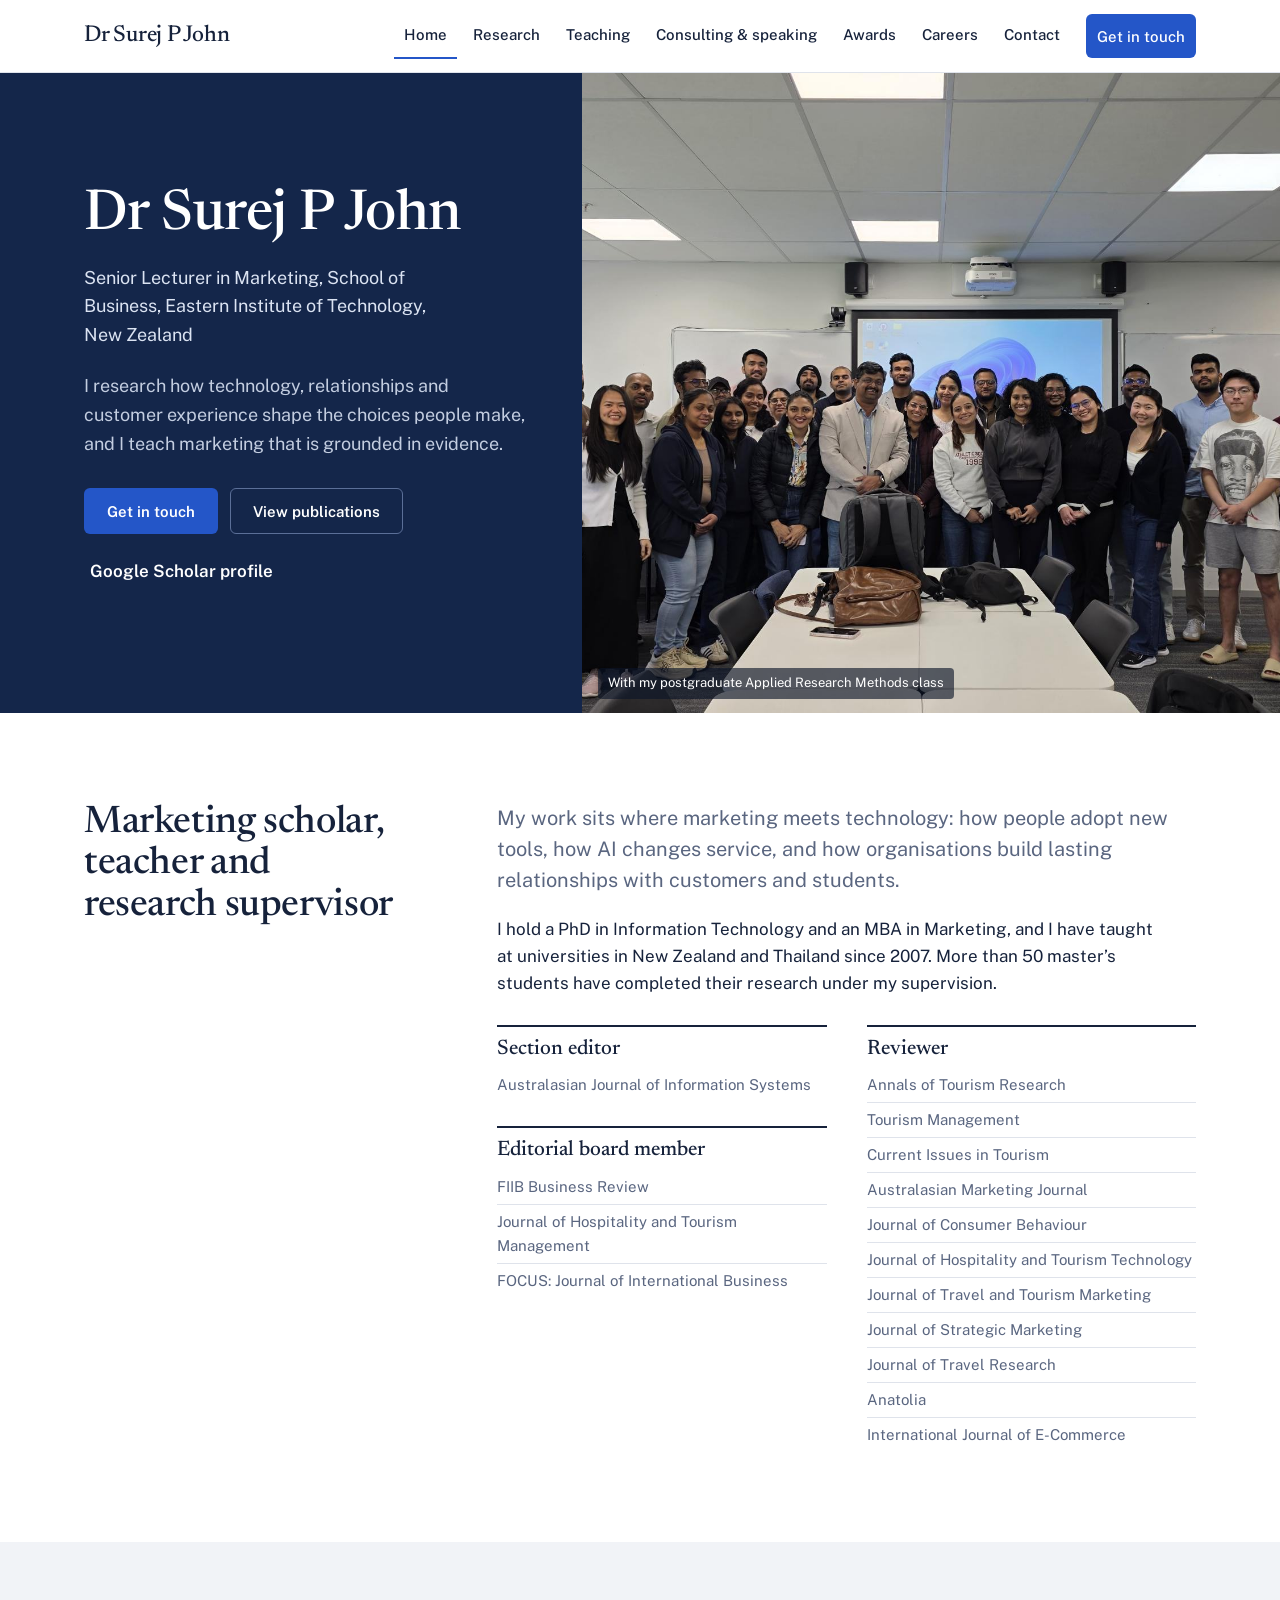
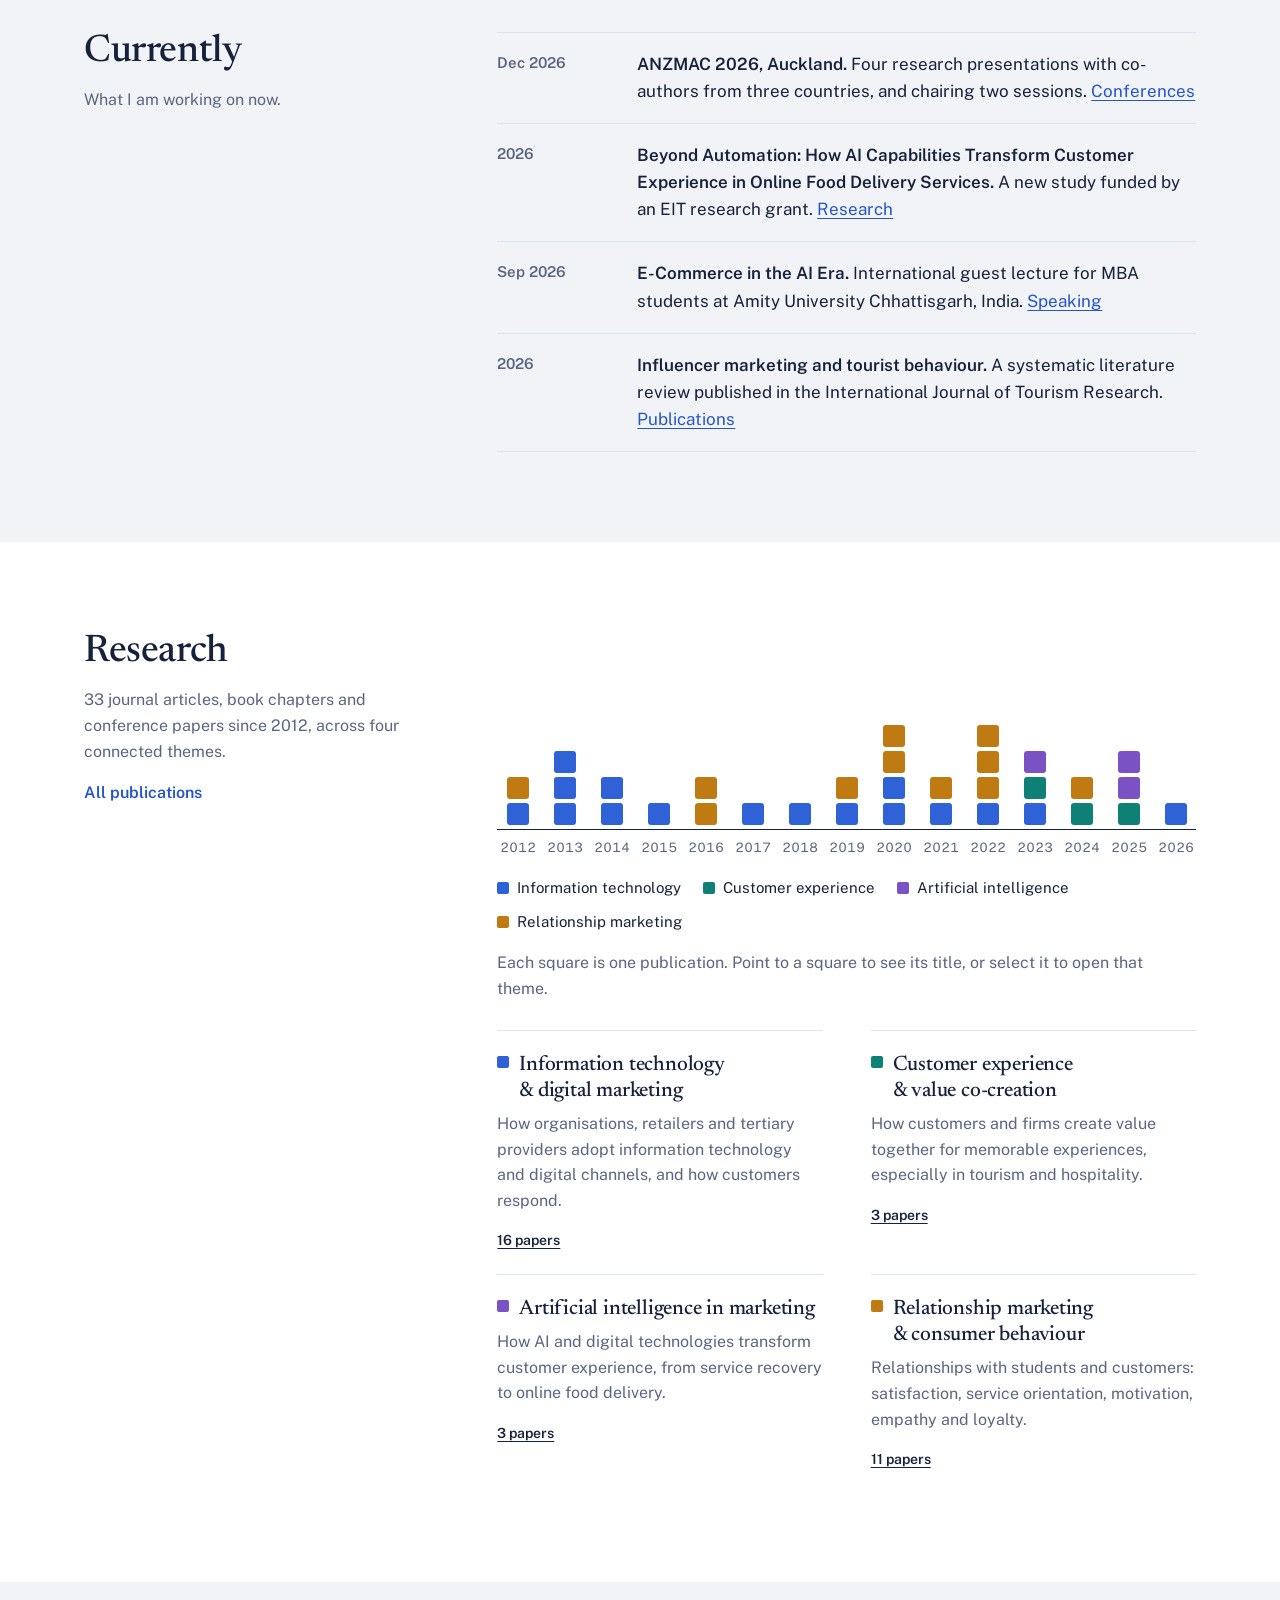
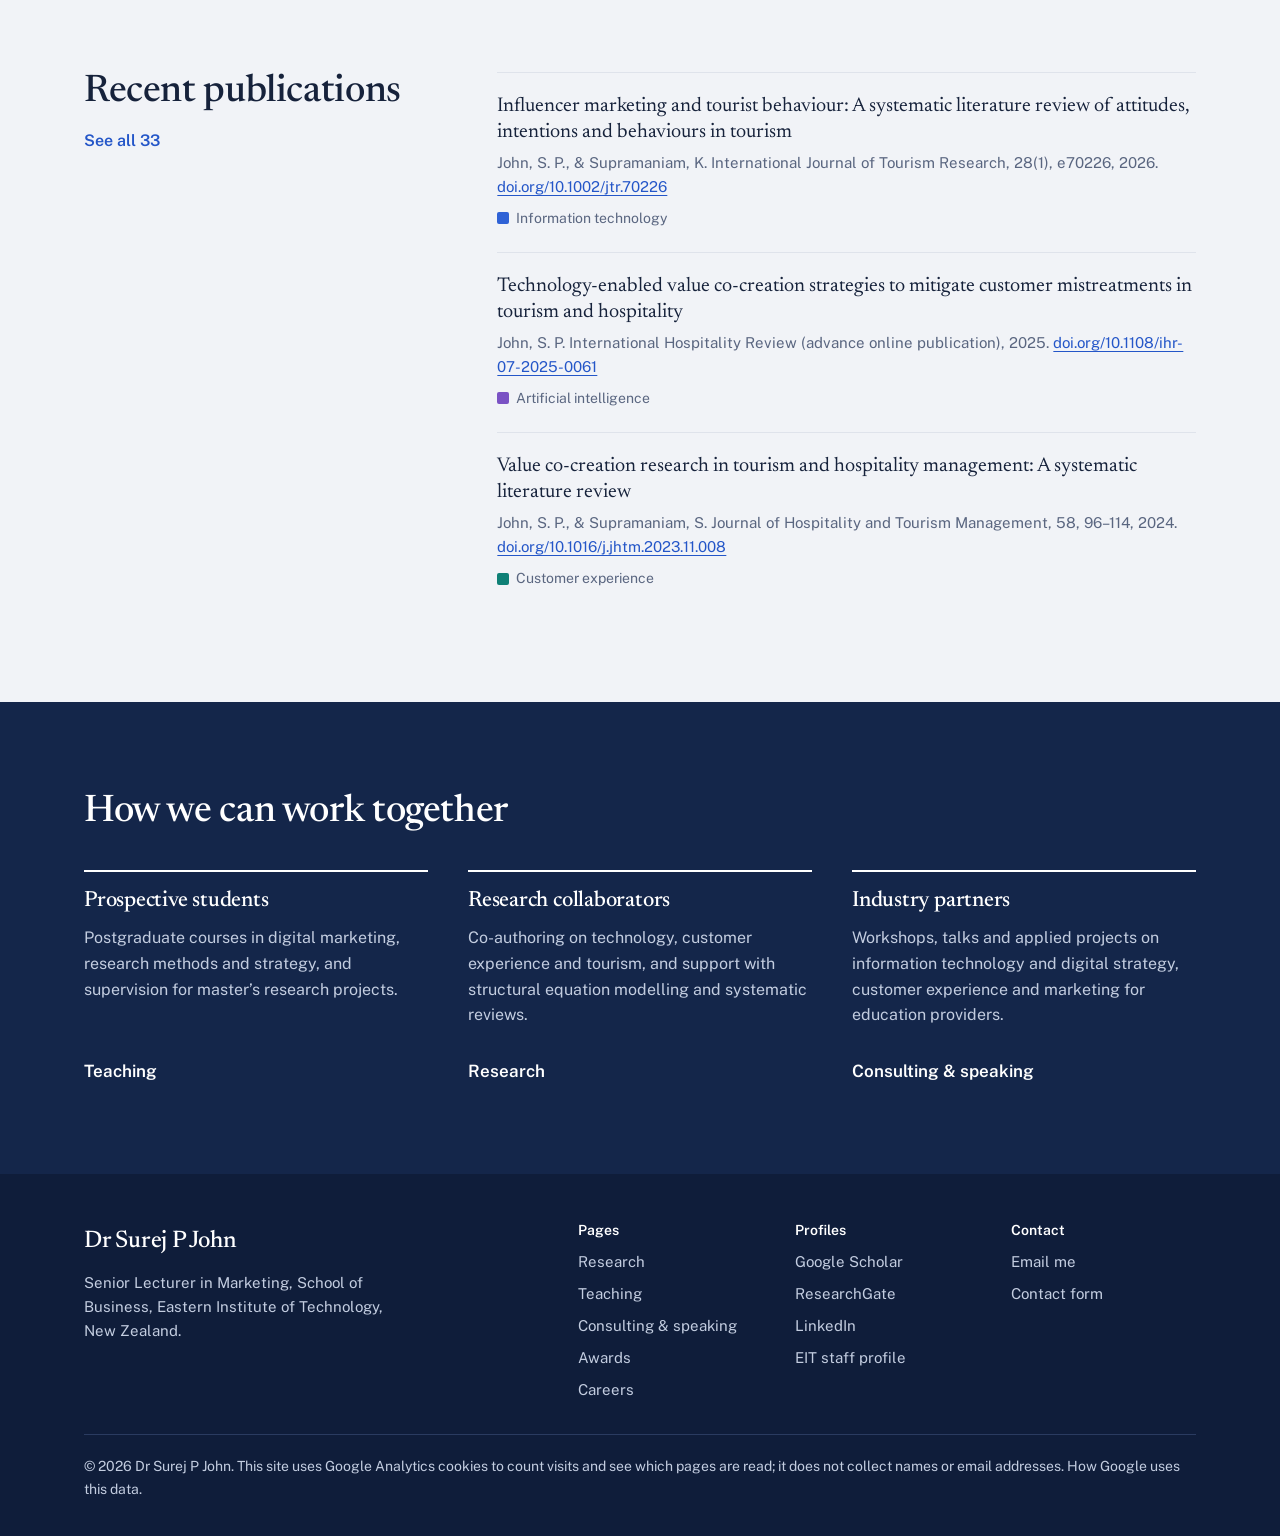
<file: index.html>
<!DOCTYPE html>
<html lang="en-NZ">
<head>
<meta charset="utf-8">
<meta name="viewport" content="width=device-width, initial-scale=1">
<title>Dr Surej P John | Marketing Academic, EIT New Zealand</title>
<meta name="description" content="Dr Surej P John is a Senior Lecturer in Marketing at EIT, New Zealand, researching information technology and digital marketing, artificial intelligence in marketing, customer experience and relationship marketing.">
<meta property="og:title" content="Dr Surej P John | Marketing Academic, EIT New Zealand">
<meta property="og:description" content="Dr Surej P John is a Senior Lecturer in Marketing at EIT, New Zealand, researching information technology and digital marketing, artificial intelligence in marketing, customer experience and relationship marketing.">
<link rel="canonical" href="https://surejpjohn.com/">
<meta property="og:type" content="profile">
<meta property="og:site_name" content="Dr Surej P John">
<meta property="og:url" content="https://surejpjohn.com/">
<meta property="og:image" content="https://surejpjohn.com/img/portrait.jpg">
<meta name="twitter:card" content="summary">
<link rel="stylesheet" href="css/site.css?v=202611251926">
<script async src="https://www.googletagmanager.com/gtag/js?id=G-HY0EFH1K6Y"></script>
<script>window.dataLayer=window.dataLayer||[];function gtag(){dataLayer.push(arguments);}gtag('js',new Date());gtag('config','G-HY0EFH1K6Y');</script>
<script type="application/ld+json">{"@context":"https://schema.org","@graph":[{"@type":"Person","@id":"https://surejpjohn.com/#person","name":"Surej P John","alternateName":["Dr Surej P John","Surej John","Surej P. John","Surej Palliparambil John","Dr Surej John"],"honorificPrefix":"Dr","givenName":"Surej","familyName":"John","url":"https://surejpjohn.com/","image":"https://surejpjohn.com/img/portrait.jpg","jobTitle":"Senior Lecturer in Marketing","worksFor":{"@type":"CollegeOrUniversity","name":"Eastern Institute of Technology (EIT)","alternateName":"EIT Te Aho a Māui","address":{"@type":"PostalAddress","addressCountry":"NZ"}},"email":"mailto:spjohn@eit.ac.nz","knowsAbout":["Information technology adoption","Digital marketing","Artificial intelligence in marketing","Customer experience","Value co-creation","Relationship marketing","Tourism marketing","Structural equation modelling"],"sameAs":["https://scholar.google.com/citations?user=oiIQG0sAAAAJ","https://www.eit.ac.nz/staff/dr-surej-p-john/","https://www.linkedin.com/in/surej-p-john-48a13570/","https://www.researchgate.net/profile/Surej-John"]},{"@type":"WebSite","@id":"https://surejpjohn.com/#website","url":"https://surejpjohn.com/","name":"Dr Surej P John","alternateName":["Surej P John","Surej John"],"about":{"@id":"https://surejpjohn.com/#person"}},{"@type":"ProfilePage","url":"https://surejpjohn.com/","name":"Dr Surej P John | Marketing Academic, EIT New Zealand","mainEntity":{"@id":"https://surejpjohn.com/#person"}}]}</script>
<link rel="preload" as="image" href="img/class/applied-research-methods-lg.jpg">
</head>
<body>
<a class="skip" href="#main">Skip to content</a>
<header class="top"><div class="wrap">
<a class="name" href="index.html">Dr Surej P John</a>
<button class="mtoggle" type="button" aria-expanded="false" aria-controls="menu">Menu</button>
<nav class="menu" id="menu" aria-label="Main"><a href="index.html" aria-current="page">Home</a><a href="research.html">Research</a><a href="teaching.html">Teaching</a><a href="consulting.html">Consulting &amp; speaking</a><a href="awards.html">Awards</a><a href="careers.html">Careers</a><a href="contact.html">Contact</a><a class="btn btn-solid" href="contact.html">Get in touch</a></nav>
</div></header>
<main id="main">

<section class="hero">
<div class="hero-text">
<h1>Dr Surej P John</h1>
<p class="role">Senior Lecturer in Marketing, School of Business, Eastern Institute of Technology, New Zealand</p>
<p class="intro">I research how technology, relationships and customer experience shape the choices people make, and I teach marketing that is grounded in evidence.</p>
<div class="actions"><a class="btn btn-solid" href="contact.html">Get in touch</a><a class="btn btn-ghost" href="research.html">View publications</a><a class="tlink" href="https://scholar.google.com/citations?user=oiIQG0sAAAAJ&amp;hl=en" target="_blank" rel="me noopener">Google Scholar profile</a></div>
</div>
<figure class="hero-photo" style="margin:0"><img src="img/class/applied-research-methods-lg.jpg" width="2000" height="1126" alt="Dr Surej P John with his postgraduate Applied Research Methods class at EIT"><figcaption>With my postgraduate Applied Research Methods class</figcaption></figure>
</section>

<section class="sec"><div class="wrap split">
<header><h2>Marketing scholar, teacher and research supervisor</h2></header>
<div>
<p class="lead">My work sits where marketing meets technology: how people adopt new tools, how AI changes service, and how organisations build lasting relationships with customers and students.</p>
<p>I hold a PhD in Information Technology and an MBA in Marketing, and I have taught at universities in New Zealand and Thailand since 2007. More than 50 master&rsquo;s students have completed their research under my supervision.</p>
<div class="creds">
<div><div class="cr"><b>Section editor</b><ul class="jlist"><li>Australasian Journal of Information Systems</li></ul></div><div class="cr"><b>Editorial board member</b><ul class="jlist"><li>FIIB Business Review</li><li>Journal of Hospitality and Tourism Management</li><li>FOCUS: Journal of International Business</li></ul></div></div>
<div class="cr"><b>Reviewer</b><ul class="jlist"><li>Annals of Tourism Research</li><li>Tourism Management</li><li>Current Issues in Tourism</li><li>Australasian Marketing Journal</li><li>Journal of Consumer Behaviour</li><li>Journal of Hospitality and Tourism Technology</li><li>Journal of Travel and Tourism Marketing</li><li>Journal of Strategic Marketing</li><li>Journal of Travel Research</li><li>Anatolia</li><li>International Journal of E-Commerce</li></ul></div>
</div>
</div>
</div></section>

<section class="sec mist"><div class="wrap split">
<header><h2>Currently</h2><p>What I am working on now.</p></header>
<ul class="now">
<li><span class="when">Dec 2026</span><div><b>ANZMAC 2026, Auckland.</b> Four research presentations with co-authors from three countries, and chairing two sessions. <a href="research.html#conferences">Conferences</a></div></li>
<li><span class="when">2026</span><div><b>Beyond Automation: How AI Capabilities Transform Customer Experience in Online Food Delivery Services.</b> A new study funded by an EIT research grant. <a href="research.html">Research</a></div></li>
<li><span class="when">Sep 2026</span><div><b>E-Commerce in the AI Era.</b> International guest lecture for MBA students at Amity University Chhattisgarh, India. <a href="consulting.html">Speaking</a></div></li>
<li><span class="when">2026</span><div><b>Influencer marketing and tourist behaviour.</b> A systematic literature review published in the International Journal of Tourism Research. <a href="research.html">Publications</a></div></li>
</ul>
</div></section>

<section class="sec"><div class="wrap split">
<header><h2>Research</h2><p><span data-count="all"></span> journal articles, book chapters and conference papers since 2012, across four connected themes.</p><p style="margin-top:14px"><a class="tlink" href="research.html">All publications</a></p></header>
<div>
<div class="tline" id="tline" role="group" aria-label="Publications by year, coloured by theme"></div>
<div class="legend" id="tlegend"></div>
<p class="tl-cap" id="tlcap" aria-live="polite">Each square is one publication. Point to a square to see its title, or select it to open that theme.</p>
<ul class="themes" id="themes" style="margin-top:28px"></ul>
</div>
</div></section>

<section class="sec mist"><div class="wrap split">
<header><h2>Recent publications</h2><p><a class="tlink" href="research.html">See all <span data-count="all"></span></a></p></header>
<ul class="bib" id="recent"></ul>
</div></section>

<section class="sec navy"><div class="wrap">
<h2 style="margin-bottom:36px">How we can work together</h2>
<div class="cols">
<div><h3>Prospective students</h3><p>Postgraduate courses in digital marketing, research methods and strategy, and supervision for master&rsquo;s research projects.</p><a class="tlink" href="teaching.html">Teaching</a></div>
<div><h3>Research collaborators</h3><p>Co-authoring on technology, customer experience and tourism, and support with structural equation modelling and systematic reviews.</p><a class="tlink" href="research.html">Research</a></div>
<div><h3>Industry partners</h3><p>Workshops, talks and applied projects on information technology and digital strategy, customer experience and marketing for education providers.</p><a class="tlink" href="consulting.html">Consulting &amp; speaking</a></div>
</div>
</div></section>

</main>
<footer class="foot"><div class="wrap">
<div class="brand"><a class="name" href="index.html">Dr Surej P John</a><p style="margin-top:10px;max-width:34ch">Senior Lecturer in Marketing, School of Business, Eastern Institute of Technology, New Zealand.</p></div>
<div><h4>Pages</h4><ul><li><a href="research.html">Research</a></li><li><a href="teaching.html">Teaching</a></li><li><a href="consulting.html">Consulting &amp; speaking</a></li><li><a href="awards.html">Awards</a></li><li><a href="careers.html">Careers</a></li></ul></div>
<div><h4>Profiles</h4><ul><li><a href="https://scholar.google.com/citations?user=oiIQG0sAAAAJ&amp;hl=en" target="_blank" rel="me noopener">Google Scholar</a></li><li><a href="https://www.researchgate.net/profile/Surej-John" target="_blank" rel="me noopener">ResearchGate</a></li><li><a href="https://www.linkedin.com/in/surej-p-john-48a13570/" target="_blank" rel="me noopener">LinkedIn</a></li><li><a href="https://www.eit.ac.nz/staff/dr-surej-p-john/" target="_blank" rel="noopener">EIT staff profile</a></li></ul></div>
<div><h4>Contact</h4><ul><li><a href="mailto:spjohn@eit.ac.nz">Email me</a></li><li><a href="contact.html">Contact form</a></li></ul></div>
<p class="base">&copy; 2026 Dr Surej P John. This site uses Google Analytics cookies to count visits and see which pages are read; it does not collect names or email addresses. <a href="https://policies.google.com/technologies/partner-sites" target="_blank" rel="noopener">How Google uses this data</a>.</p>
</div></footer>
<script src="js/site.js?v=202611251926"></script>
</body>
</html>
</file>
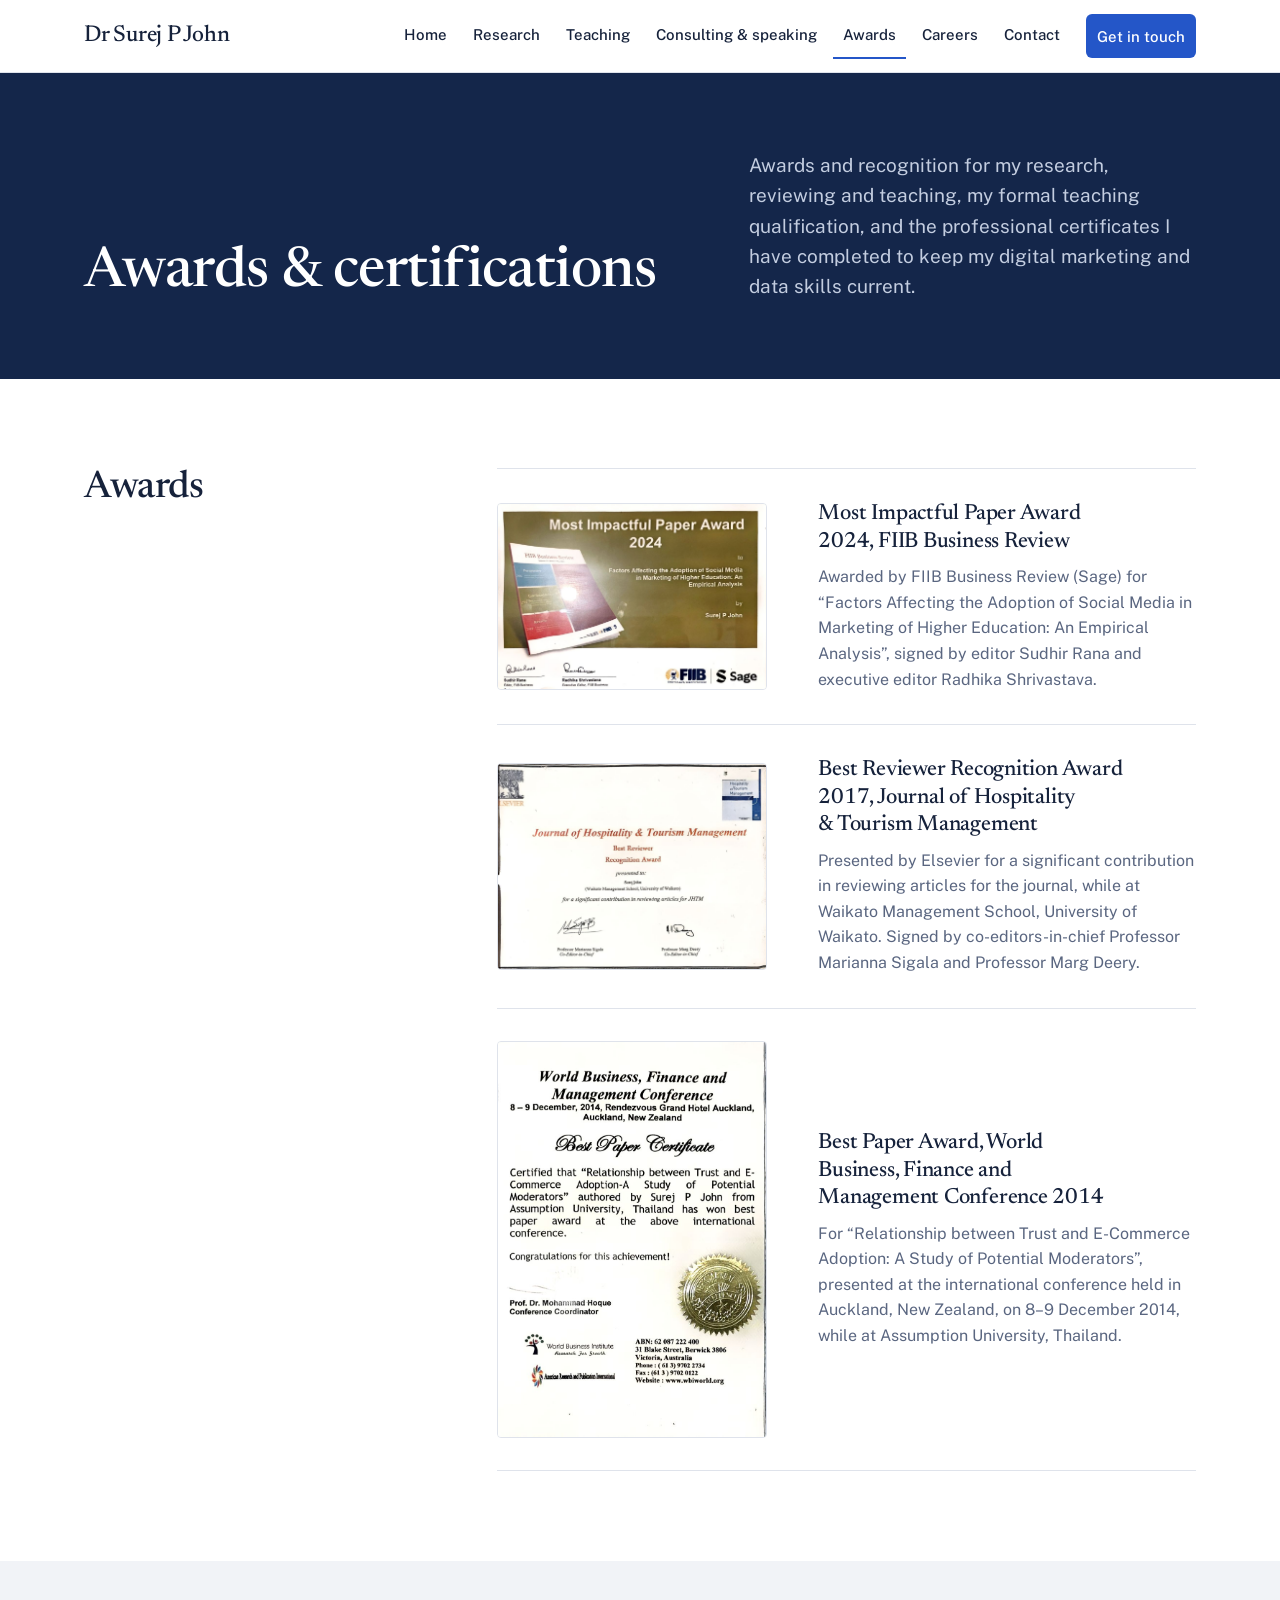
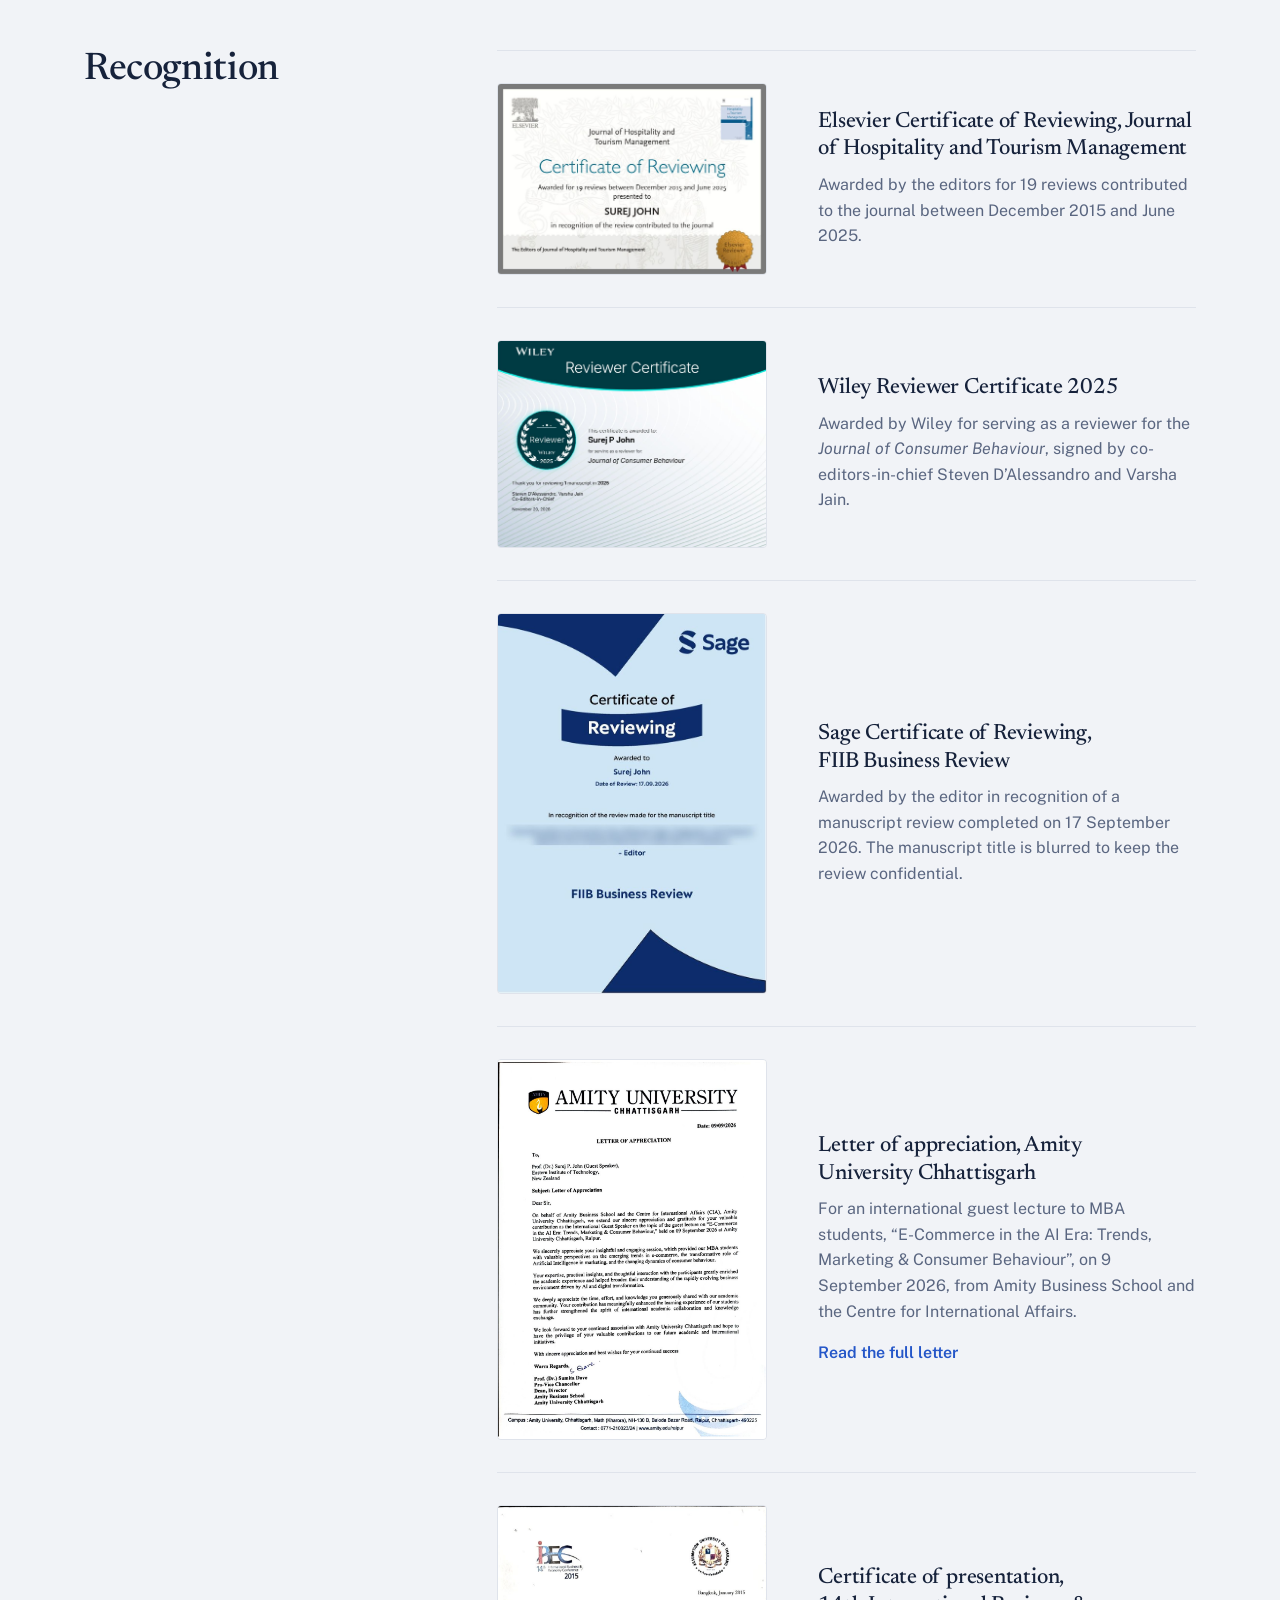
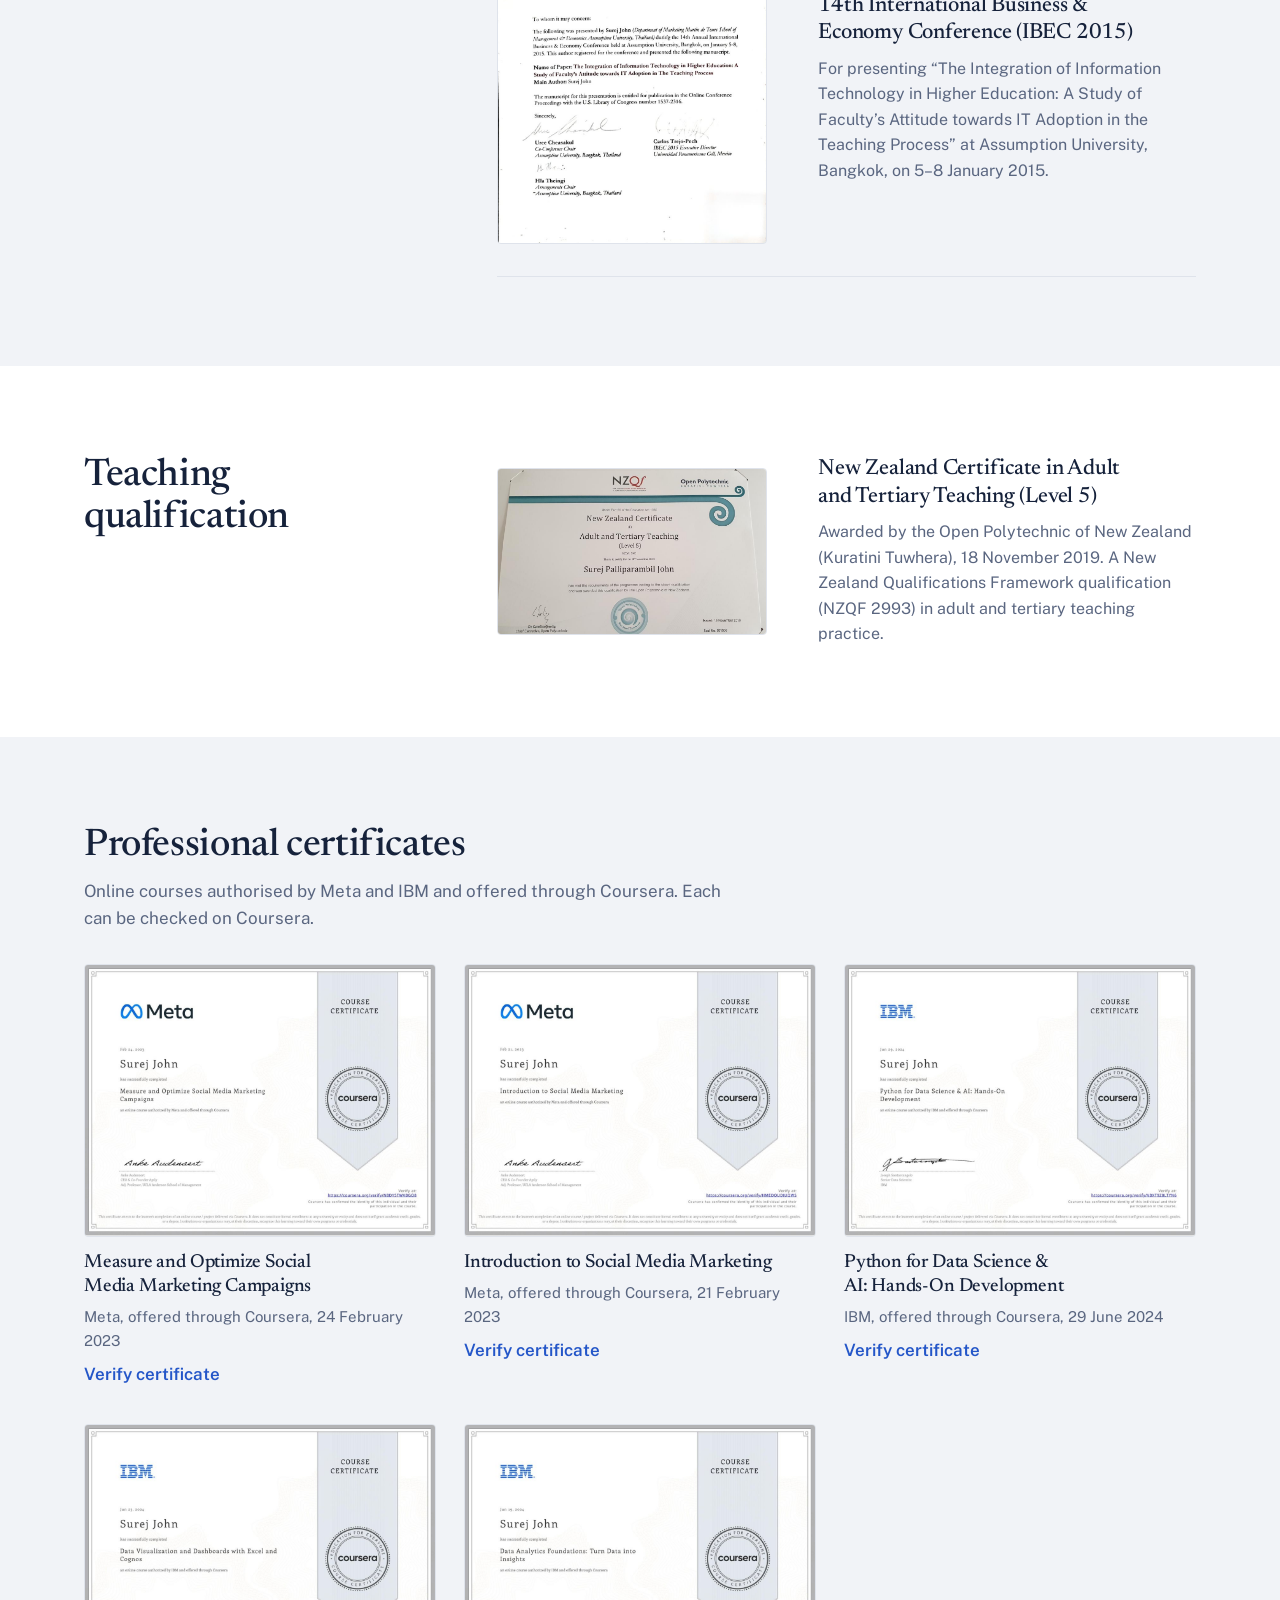
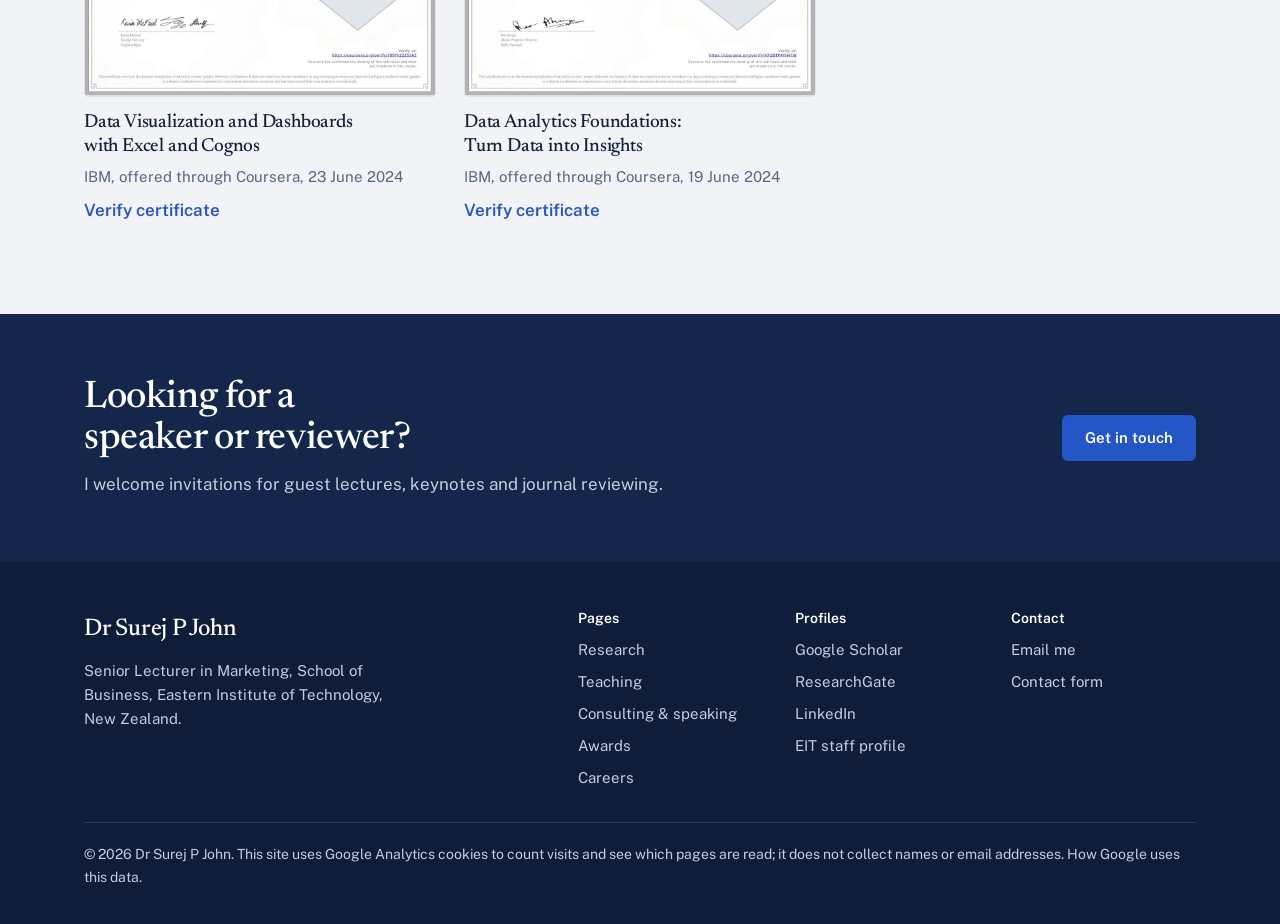
<file: awards.html>
<!DOCTYPE html>
<html lang="en-NZ">
<head>
<meta charset="utf-8">
<meta name="viewport" content="width=device-width, initial-scale=1">
<title>Awards &amp; Certifications | Dr Surej P John</title>
<meta name="description" content="Awards, recognition and certifications of Dr Surej P John: Wiley reviewer recognition, international guest lecture appreciation, the New Zealand Certificate in Adult and Tertiary Teaching, and professional certificates from Meta and IBM.">
<meta property="og:title" content="Awards &amp; Certifications | Dr Surej P John">
<meta property="og:description" content="Awards, recognition and certifications of Dr Surej P John: Wiley reviewer recognition, international guest lecture appreciation, the New Zealand Certificate in Adult and Tertiary Teaching, and professional certificates from Meta and IBM.">
<link rel="canonical" href="https://surejpjohn.com/awards.html">
<meta property="og:type" content="website">
<meta property="og:site_name" content="Dr Surej P John">
<meta property="og:url" content="https://surejpjohn.com/awards.html">
<meta property="og:image" content="https://surejpjohn.com/img/portrait.jpg">
<meta name="twitter:card" content="summary">
<link rel="stylesheet" href="css/site.css?v=202611251926">
<script async src="https://www.googletagmanager.com/gtag/js?id=G-HY0EFH1K6Y"></script>
<script>window.dataLayer=window.dataLayer||[];function gtag(){dataLayer.push(arguments);}gtag('js',new Date());gtag('config','G-HY0EFH1K6Y');</script>
</head>
<body>
<a class="skip" href="#main">Skip to content</a>
<header class="top"><div class="wrap">
<a class="name" href="index.html">Dr Surej P John</a>
<button class="mtoggle" type="button" aria-expanded="false" aria-controls="menu">Menu</button>
<nav class="menu" id="menu" aria-label="Main"><a href="index.html">Home</a><a href="research.html">Research</a><a href="teaching.html">Teaching</a><a href="consulting.html">Consulting &amp; speaking</a><a href="awards.html" aria-current="page">Awards</a><a href="careers.html">Careers</a><a href="contact.html">Contact</a><a class="btn btn-solid" href="contact.html">Get in touch</a></nav>
</div></header>
<main id="main">
<section class="phead"><div class="wrap"><h1>Awards &amp; certifications</h1><p>Awards and recognition for my research, reviewing and teaching, my formal teaching qualification, and the professional certificates I have completed to keep my digital marketing and data skills current.</p></div></section>
<section class="sec"><div class="wrap split">
<header><h2>Awards</h2></header>
<div>
<div class="award"><a class="doc" href="img/certs/fiib-most-impactful-paper-2024.jpg" target="_blank" rel="noopener"><img src="img/certs/fiib-most-impactful-paper-2024.jpg" width="1100" height="758" loading="lazy" decoding="async" alt="Most Impactful Paper Award 2024 certificate from FIIB Business Review and Sage"></a><div><h3>Most Impactful Paper Award 2024, FIIB Business Review</h3><p>Awarded by FIIB Business Review (Sage) for &ldquo;Factors Affecting the Adoption of Social Media in Marketing of Higher Education: An Empirical Analysis&rdquo;, signed by editor Sudhir Rana and executive editor Radhika Shrivastava.</p></div></div>
<div class="award"><a class="doc" href="img/certs/jhtm-best-reviewer-award.jpg" target="_blank" rel="noopener"><img src="img/certs/jhtm-best-reviewer-award.jpg" width="1100" height="843" loading="lazy" decoding="async" alt="Best Reviewer Recognition Award 2017 from the Journal of Hospitality and Tourism Management"></a><div><h3>Best Reviewer Recognition Award 2017, Journal of Hospitality &amp; Tourism Management</h3><p>Presented by Elsevier for a significant contribution in reviewing articles for the journal, while at Waikato Management School, University of Waikato. Signed by co-editors-in-chief Professor Marianna Sigala and Professor Marg Deery.</p></div></div>
<div class="award"><a class="doc" href="img/certs/best-paper-wbfmc-2014.jpg" target="_blank" rel="noopener"><img src="img/certs/best-paper-wbfmc-2014.jpg" width="745" height="1100" loading="lazy" decoding="async" alt="Best Paper Certificate from the World Business, Finance and Management Conference 2014"></a><div><h3>Best Paper Award, World Business, Finance and Management Conference 2014</h3><p>For &ldquo;Relationship between Trust and E-Commerce Adoption: A Study of Potential Moderators&rdquo;, presented at the international conference held in Auckland, New Zealand, on 8&ndash;9 December 2014, while at Assumption University, Thailand.</p></div></div>
</div>
</div></section>

<section class="sec mist"><div class="wrap split">
<header><h2>Recognition</h2></header>
<div>
<div class="award"><a class="doc" href="img/certs/elsevier-jhtm-reviewer.jpg" target="_blank" rel="noopener"><img src="img/certs/elsevier-jhtm-reviewer.jpg" width="1100" height="778" loading="lazy" decoding="async" alt="Elsevier Certificate of Reviewing from the Journal of Hospitality and Tourism Management"></a><div><h3>Elsevier Certificate of Reviewing, Journal of Hospitality and Tourism Management</h3><p>Awarded by the editors for 19 reviews contributed to the journal between December 2015 and June 2025.</p></div></div>
<div class="award"><a class="doc" href="img/certs/wiley-reviewer-2025.jpg" target="_blank" rel="noopener"><img src="img/certs/wiley-reviewer-2025.jpg" width="1100" height="850" loading="lazy" decoding="async" alt="Wiley Reviewer Certificate 2025 for the Journal of Consumer Behaviour"></a><div><h3>Wiley Reviewer Certificate 2025</h3><p>Awarded by Wiley for serving as a reviewer for the <i>Journal of Consumer Behaviour</i>, signed by co-editors-in-chief Steven D&rsquo;Alessandro and Varsha Jain.</p></div></div>
<div class="award"><a class="doc" href="img/certs/sage-fiib-reviewer-2026.jpg" target="_blank" rel="noopener"><img src="img/certs/sage-fiib-reviewer-2026.jpg" width="707" height="1000" loading="lazy" decoding="async" alt="Sage Certificate of Reviewing from FIIB Business Review"></a><div><h3>Sage Certificate of Reviewing, FIIB Business Review</h3><p>Awarded by the editor in recognition of a manuscript review completed on 17 September 2026. The manuscript title is blurred to keep the review confidential.</p></div></div>
<div class="award" id="amity-letter"><a class="doc" href="img/certs/amity-letter-of-appreciation.jpg" target="_blank" rel="noopener"><img src="img/certs/amity-letter-of-appreciation.jpg" width="1000" height="1414" loading="lazy" decoding="async" alt="Letter of appreciation from Amity University Chhattisgarh"></a><div><h3>Letter of appreciation, Amity University Chhattisgarh</h3><p>For an international guest lecture to MBA students, &ldquo;E-Commerce in the AI Era: Trends, Marketing &amp; Consumer Behaviour&rdquo;, on 9 September 2026, from Amity Business School and the Centre for International Affairs.</p><p style="margin-top:12px"><a class="tlink" href="img/certs/amity-letter-of-appreciation.jpg" target="_blank" rel="noopener">Read the full letter</a></p></div></div>
<div class="award"><a class="doc" href="img/certs/ibec-2015-presentation.jpg" target="_blank" rel="noopener"><img src="img/certs/ibec-2015-presentation.jpg" width="874" height="1100" loading="lazy" decoding="async" alt="Certificate of presentation from the 14th International Business and Economy Conference 2015"></a><div><h3>Certificate of presentation, 14th International Business &amp; Economy Conference (IBEC 2015)</h3><p>For presenting &ldquo;The Integration of Information Technology in Higher Education: A Study of Faculty&rsquo;s Attitude towards IT Adoption in the Teaching Process&rdquo; at Assumption University, Bangkok, on 5&ndash;8 January 2015.</p></div></div>
</div>
</div></section>

<section class="sec"><div class="wrap split">
<header><h2>Teaching qualification</h2></header>
<div class="award" style="border:0;padding:0"><a class="doc" href="img/certs/nz-certificate-adult-tertiary-teaching.jpg" target="_blank" rel="noopener"><img src="img/certs/nz-certificate-adult-tertiary-teaching.jpg" width="1024" height="634" loading="lazy" decoding="async" alt="New Zealand Certificate in Adult and Tertiary Teaching (Level 5) awarded by the Open Polytechnic of New Zealand"></a><div><h3>New Zealand Certificate in Adult and Tertiary Teaching (Level 5)</h3><p>Awarded by the Open Polytechnic of New Zealand (Kuratini Tuwhera), 18 November 2019. A New Zealand Qualifications Framework qualification (NZQF 2993) in adult and tertiary teaching practice.</p></div></div>
</div></section>

<section class="sec mist"><div class="wrap">
<h2 style="margin-bottom:10px">Professional certificates</h2>
<p class="muted" style="margin-bottom:32px">Online courses authorised by Meta and IBM and offered through Coursera. Each can be checked on Coursera.</p>
<div class="certs"><div><a class="doc" href="img/certs/meta-measure-optimize-social-media.jpg" target="_blank" rel="noopener"><img src="img/certs/meta-measure-optimize-social-media.jpg" width="1100" height="852" loading="lazy" decoding="async" alt="Course certificate: Measure and Optimize Social Media Marketing Campaigns"></a><h3>Measure and Optimize Social Media Marketing Campaigns</h3><p>Meta, offered through Coursera, 24 February 2023</p><a class="tlink" href="https://coursera.org/verify/N8DY5TWVBGQ8" target="_blank" rel="noopener">Verify certificate</a></div><div><a class="doc" href="img/certs/meta-intro-social-media-marketing.jpg" target="_blank" rel="noopener"><img src="img/certs/meta-intro-social-media-marketing.jpg" width="1100" height="852" loading="lazy" decoding="async" alt="Course certificate: Introduction to Social Media Marketing"></a><h3>Introduction to Social Media Marketing</h3><p>Meta, offered through Coursera, 21 February 2023</p><a class="tlink" href="https://coursera.org/verify/HMEDQUDJUQWS" target="_blank" rel="noopener">Verify certificate</a></div><div><a class="doc" href="img/certs/ibm-python-data-science-ai.jpg" target="_blank" rel="noopener"><img src="img/certs/ibm-python-data-science-ai.jpg" width="1100" height="852" loading="lazy" decoding="async" alt="Course certificate: Python for Data Science and AI: Hands-On Development"></a><h3>Python for Data Science &amp; AI: Hands-On Development</h3><p>IBM, offered through Coursera, 29 June 2024</p><a class="tlink" href="https://coursera.org/verify/VBXT9Z8LTYN6" target="_blank" rel="noopener">Verify certificate</a></div><div><a class="doc" href="img/certs/ibm-data-visualization-dashboards.jpg" target="_blank" rel="noopener"><img src="img/certs/ibm-data-visualization-dashboards.jpg" width="1100" height="852" loading="lazy" decoding="async" alt="Course certificate: Data Visualization and Dashboards with Excel and Cognos"></a><h3>Data Visualization and Dashboards with Excel and Cognos</h3><p>IBM, offered through Coursera, 23 June 2024</p><a class="tlink" href="https://coursera.org/verify/F89YVZ2ZS5AZ" target="_blank" rel="noopener">Verify certificate</a></div><div><a class="doc" href="img/certs/ibm-data-analytics-foundations.jpg" target="_blank" rel="noopener"><img src="img/certs/ibm-data-analytics-foundations.jpg" width="1100" height="852" loading="lazy" decoding="async" alt="Course certificate: Data Analytics Foundations: Turn Data into Insights"></a><h3>Data Analytics Foundations: Turn Data into Insights</h3><p>IBM, offered through Coursera, 19 June 2024</p><a class="tlink" href="https://coursera.org/verify/47QDTP4YH4TW" target="_blank" rel="noopener">Verify certificate</a></div></div>
</div></section>
<section class="sec navy tight"><div class="wrap close"><div><h2>Looking for a speaker or reviewer?</h2><p style="margin-top:10px">I welcome invitations for guest lectures, keynotes and journal reviewing.</p></div><a class="btn btn-solid" href="contact.html#industry">Get in touch</a></div></section>
</main>
<footer class="foot"><div class="wrap">
<div class="brand"><a class="name" href="index.html">Dr Surej P John</a><p style="margin-top:10px;max-width:34ch">Senior Lecturer in Marketing, School of Business, Eastern Institute of Technology, New Zealand.</p></div>
<div><h4>Pages</h4><ul><li><a href="research.html">Research</a></li><li><a href="teaching.html">Teaching</a></li><li><a href="consulting.html">Consulting &amp; speaking</a></li><li><a href="awards.html">Awards</a></li><li><a href="careers.html">Careers</a></li></ul></div>
<div><h4>Profiles</h4><ul><li><a href="https://scholar.google.com/citations?user=oiIQG0sAAAAJ&amp;hl=en" target="_blank" rel="me noopener">Google Scholar</a></li><li><a href="https://www.researchgate.net/profile/Surej-John" target="_blank" rel="me noopener">ResearchGate</a></li><li><a href="https://www.linkedin.com/in/surej-p-john-48a13570/" target="_blank" rel="me noopener">LinkedIn</a></li><li><a href="https://www.eit.ac.nz/staff/dr-surej-p-john/" target="_blank" rel="noopener">EIT staff profile</a></li></ul></div>
<div><h4>Contact</h4><ul><li><a href="mailto:spjohn@eit.ac.nz">Email me</a></li><li><a href="contact.html">Contact form</a></li></ul></div>
<p class="base">&copy; 2026 Dr Surej P John. This site uses Google Analytics cookies to count visits and see which pages are read; it does not collect names or email addresses. <a href="https://policies.google.com/technologies/partner-sites" target="_blank" rel="noopener">How Google uses this data</a>.</p>
</div></footer>
<script src="js/site.js?v=202611251926"></script>
</body>
</html>
</file>
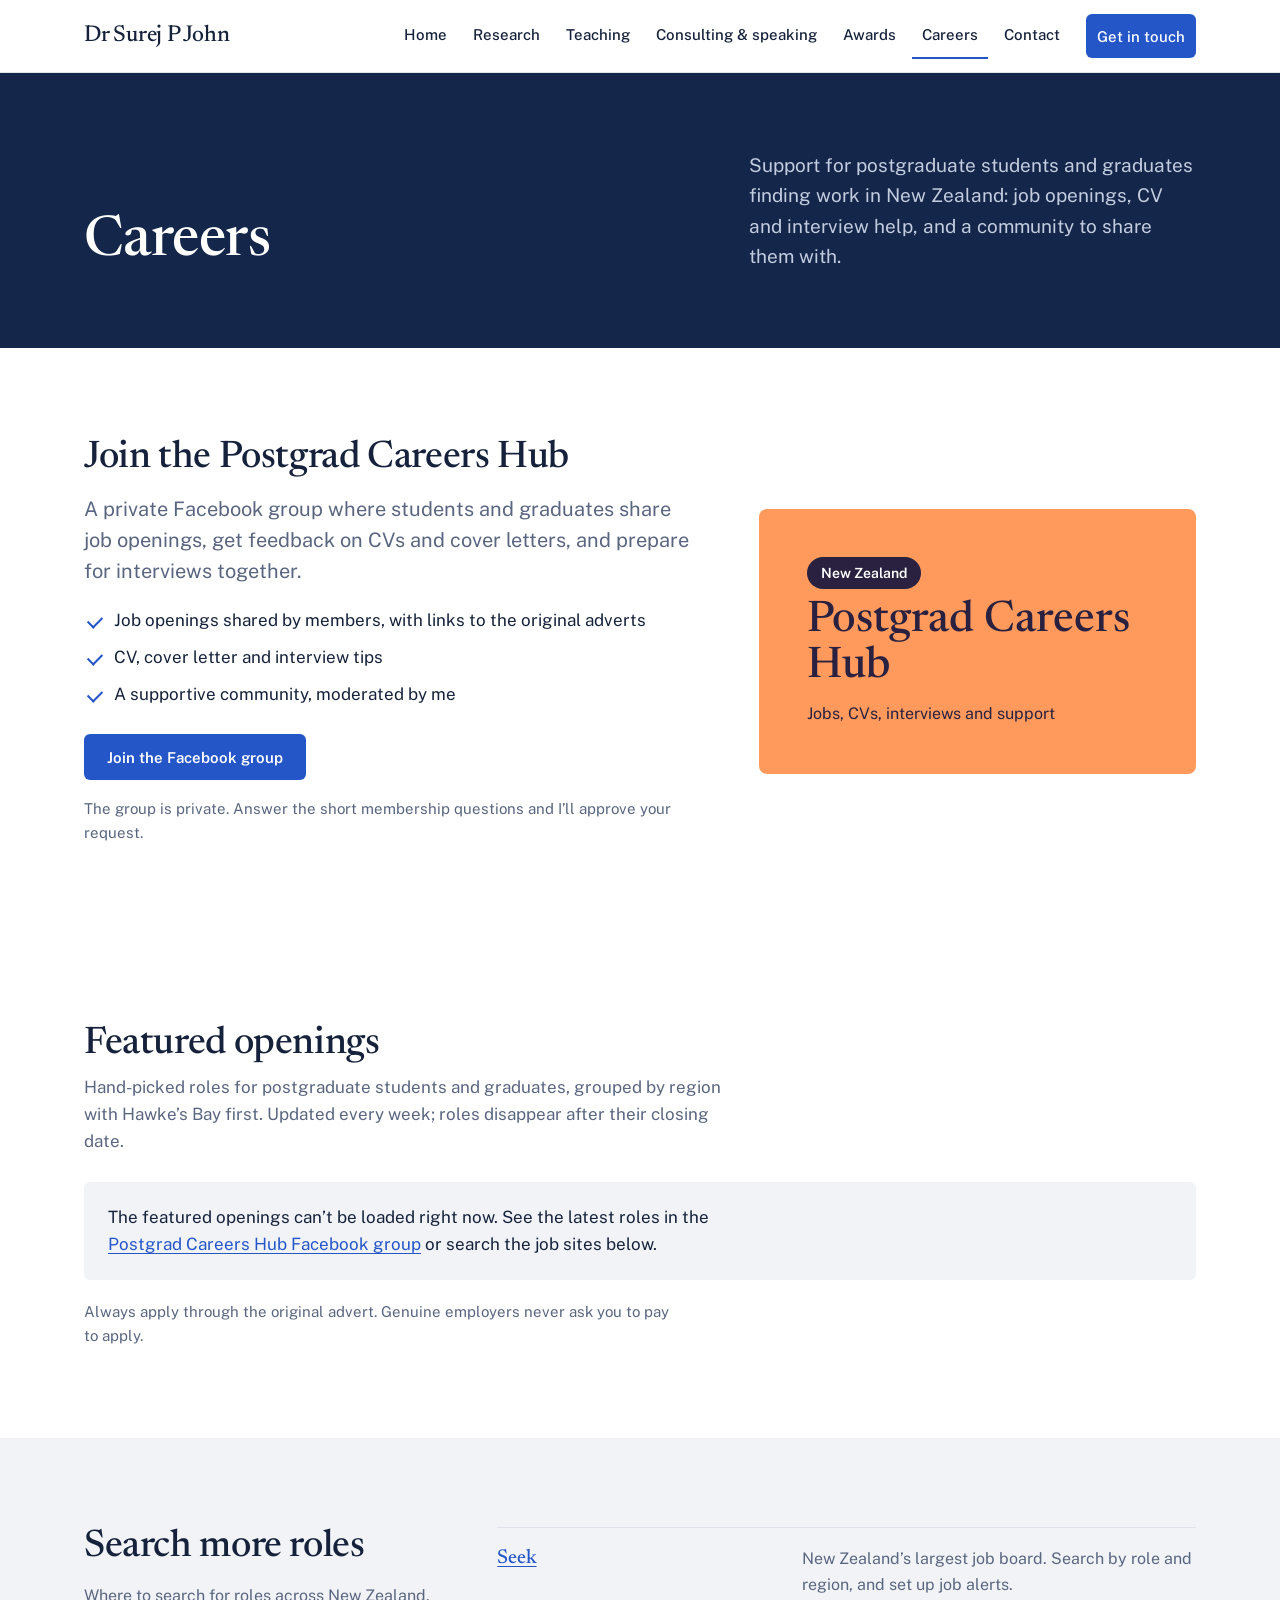
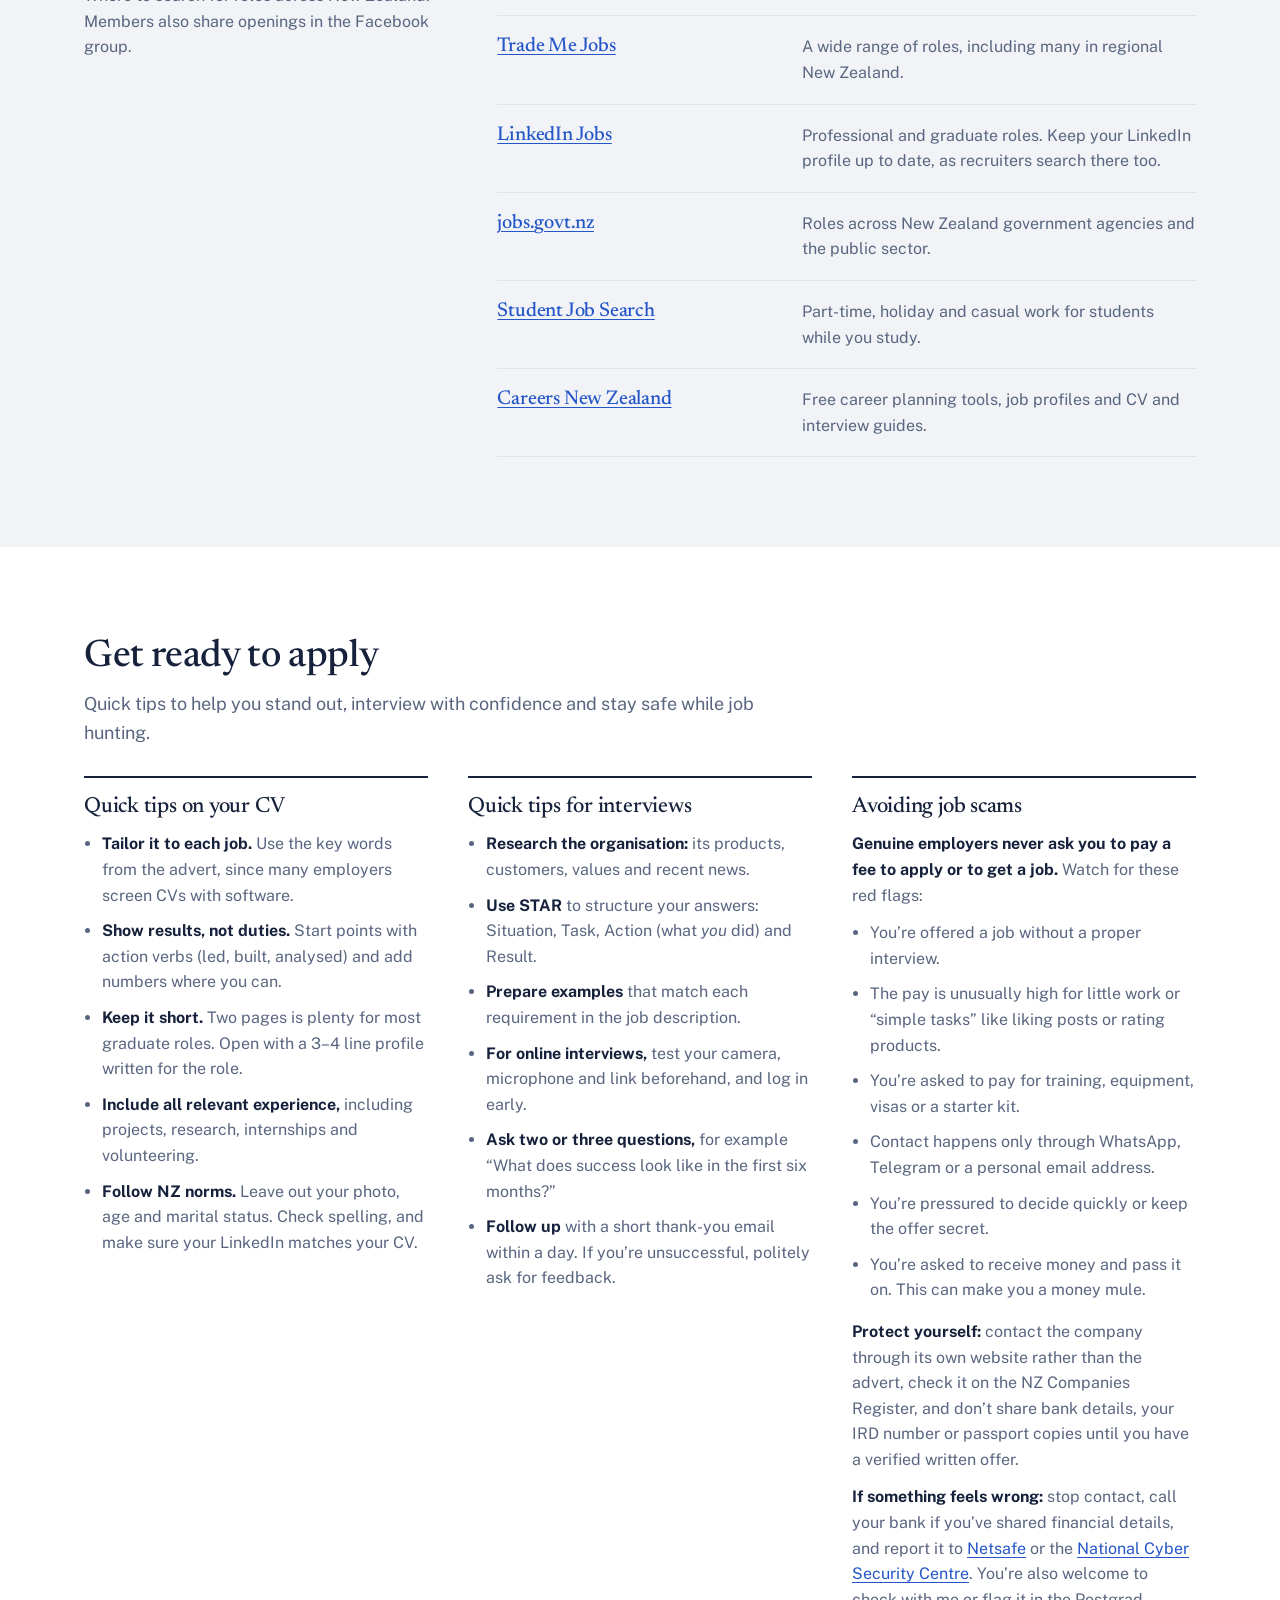
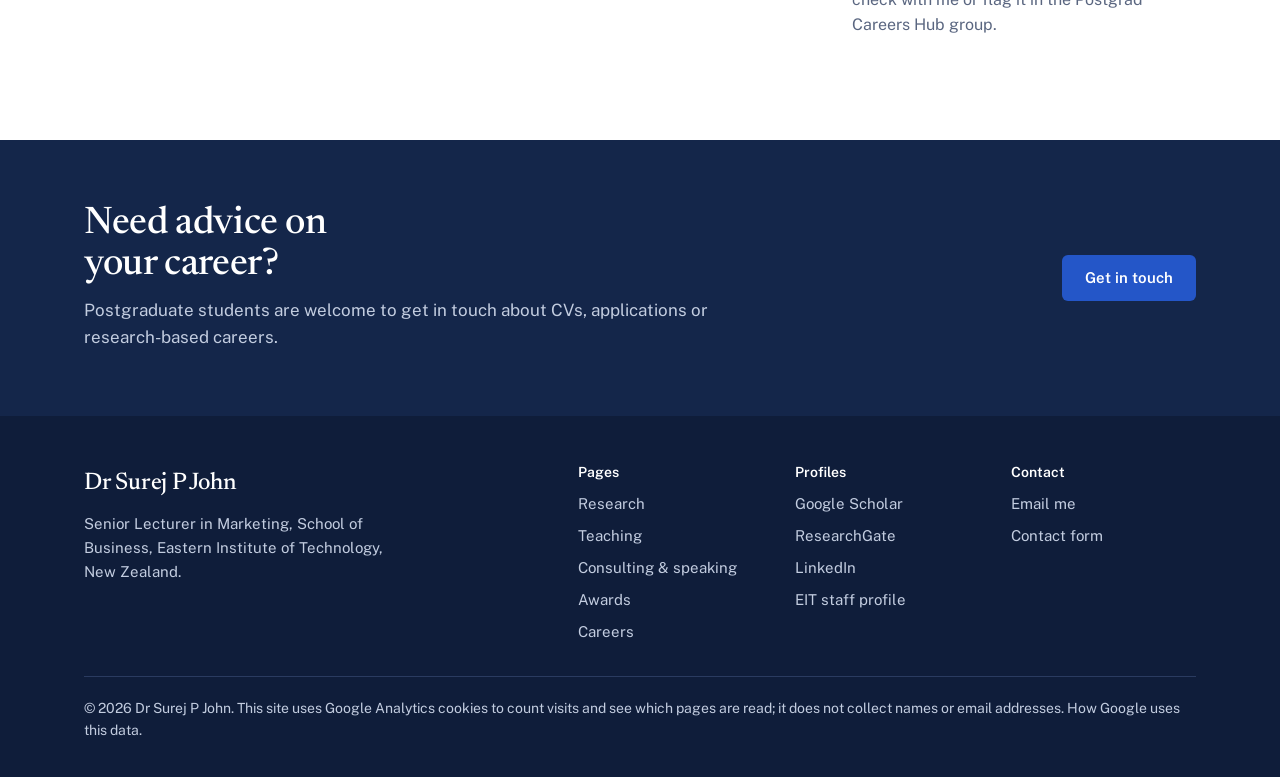
<file: careers.html>
<!DOCTYPE html>
<html lang="en-NZ">
<head>
<meta charset="utf-8">
<meta name="viewport" content="width=device-width, initial-scale=1">
<title>Careers | Dr Surej P John</title>
<meta name="description" content="Careers support for postgraduate students in New Zealand: join the Postgrad Careers Hub Facebook group, find job openings, and get CV and interview tips from Dr Surej P John.">
<meta property="og:title" content="Careers | Dr Surej P John">
<meta property="og:description" content="Careers support for postgraduate students in New Zealand: join the Postgrad Careers Hub Facebook group, find job openings, and get CV and interview tips from Dr Surej P John.">
<link rel="canonical" href="https://surejpjohn.com/careers.html">
<meta property="og:type" content="website">
<meta property="og:site_name" content="Dr Surej P John">
<meta property="og:url" content="https://surejpjohn.com/careers.html">
<meta property="og:image" content="https://surejpjohn.com/img/portrait.jpg">
<meta name="twitter:card" content="summary">
<link rel="stylesheet" href="css/site.css?v=202611251926">
<script async src="https://www.googletagmanager.com/gtag/js?id=G-HY0EFH1K6Y"></script>
<script>window.dataLayer=window.dataLayer||[];function gtag(){dataLayer.push(arguments);}gtag('js',new Date());gtag('config','G-HY0EFH1K6Y');</script>
</head>
<body>
<a class="skip" href="#main">Skip to content</a>
<header class="top"><div class="wrap">
<a class="name" href="index.html">Dr Surej P John</a>
<button class="mtoggle" type="button" aria-expanded="false" aria-controls="menu">Menu</button>
<nav class="menu" id="menu" aria-label="Main"><a href="index.html">Home</a><a href="research.html">Research</a><a href="teaching.html">Teaching</a><a href="consulting.html">Consulting &amp; speaking</a><a href="awards.html">Awards</a><a href="careers.html" aria-current="page">Careers</a><a href="contact.html">Contact</a><a class="btn btn-solid" href="contact.html">Get in touch</a></nav>
</div></header>
<main id="main">
<section class="phead"><div class="wrap"><h1>Careers</h1><p>Support for postgraduate students and graduates finding work in New Zealand: job openings, CV and interview help, and a community to share them with.</p></div></section>
<section class="sec"><div class="wrap fbjoin">
<div>
<h2>Join the Postgrad Careers Hub</h2>
<p class="lead">A private Facebook group where students and graduates share job openings, get feedback on CVs and cover letters, and prepare for interviews together.</p>
<ul class="ticks2">
<li>Job openings shared by members, with links to the original adverts</li>
<li>CV, cover letter and interview tips</li>
<li>A supportive community, moderated by me</li>
</ul>
<p style="margin-top:26px"><a class="btn btn-solid" href="https://www.facebook.com/groups/2581477435669903/" target="_blank" rel="noopener">Join the Facebook group</a></p>
<p class="small" style="margin-top:12px">The group is private. Answer the short membership questions and I&rsquo;ll approve your request.</p>
</div>
<figure class="fbcard" aria-hidden="true"><span class="fbtag">New Zealand</span><strong>Postgrad Careers Hub</strong><span>Jobs, CVs, interviews and support</span></figure>
</div></section>

<section class="sec" id="openings"><div class="wrap">
<div class="sec-head"><h2>Featured openings</h2><p class="muted">Hand-picked roles for postgraduate students and graduates, grouped by region with Hawke&rsquo;s Bay first. Updated every week; roles disappear after their closing date.</p></div>
<div id="jobs" data-src="https://docs.google.com/spreadsheets/d/e/2PACX-1vRo725SthTMpqKW8008Fm299esj7dqhURekDklGl5VTx97coMbtn4-KcJ60-150OA5h6sJ2Da8uI-QV/pub?gid=0&amp;single=true&amp;output=csv" aria-live="polite"><p class="muted">Loading the latest openings&hellip;</p></div>
<p class="small" style="margin-top:20px">Always apply through the original advert. Genuine employers never ask you to pay to apply.</p>
</div></section>

<section class="sec mist"><div class="wrap split">
<header><h2>Search more roles</h2><p>Where to search for roles across New Zealand. Members also share openings in the Facebook group.</p></header>
<ul class="rows">
<li><h3><a href="https://www.seek.co.nz/" target="_blank" rel="noopener">Seek</a></h3><p>New Zealand&rsquo;s largest job board. Search by role and region, and set up job alerts.</p></li>
<li><h3><a href="https://www.trademe.co.nz/a/jobs" target="_blank" rel="noopener">Trade Me Jobs</a></h3><p>A wide range of roles, including many in regional New Zealand.</p></li>
<li><h3><a href="https://www.linkedin.com/jobs/" target="_blank" rel="noopener">LinkedIn Jobs</a></h3><p>Professional and graduate roles. Keep your LinkedIn profile up to date, as recruiters search there too.</p></li>
<li><h3><a href="https://jobs.govt.nz/" target="_blank" rel="noopener">jobs.govt.nz</a></h3><p>Roles across New Zealand government agencies and the public sector.</p></li>
<li><h3><a href="https://www.sjs.co.nz/" target="_blank" rel="noopener">Student Job Search</a></h3><p>Part-time, holiday and casual work for students while you study.</p></li>
<li><h3><a href="https://www.careers.govt.nz/" target="_blank" rel="noopener">Careers New Zealand</a></h3><p>Free career planning tools, job profiles and CV and interview guides.</p></li>
</ul>
</div></section>

<section class="sec"><div class="wrap">
<h2 style="margin-bottom:12px">Get ready to apply</h2>
<p class="lede" style="margin-bottom:28px">Quick tips to help you stand out, interview with confidence and stay safe while job hunting.</p>
<div class="cols tipcols">
<div><h3>Quick tips on your CV</h3><ul class="tips">
<li><strong>Tailor it to each job.</strong> Use the key words from the advert, since many employers screen CVs with software.</li>
<li><strong>Show results, not duties.</strong> Start points with action verbs (led, built, analysed) and add numbers where you can.</li>
<li><strong>Keep it short.</strong> Two pages is plenty for most graduate roles. Open with a 3&ndash;4 line profile written for the role.</li>
<li><strong>Include all relevant experience,</strong> including projects, research, internships and volunteering.</li>
<li><strong>Follow NZ norms.</strong> Leave out your photo, age and marital status. Check spelling, and make sure your LinkedIn matches your CV.</li>
</ul></div>
<div><h3>Quick tips for interviews</h3><ul class="tips">
<li><strong>Research the organisation:</strong> its products, customers, values and recent news.</li>
<li><strong>Use STAR</strong> to structure your answers: Situation, Task, Action (what <em>you</em> did) and Result.</li>
<li><strong>Prepare examples</strong> that match each requirement in the job description.</li>
<li><strong>For online interviews,</strong> test your camera, microphone and link beforehand, and log in early.</li>
<li><strong>Ask two or three questions,</strong> for example &ldquo;What does success look like in the first six months?&rdquo;</li>
<li><strong>Follow up</strong> with a short thank-you email within a day. If you&rsquo;re unsuccessful, politely ask for feedback.</li>
</ul></div>
<div><h3>Avoiding job scams</h3><p class="tipnote"><strong>Genuine employers never ask you to pay a fee to apply or to get a job.</strong> Watch for these red flags:</p><ul class="tips">
<li>You&rsquo;re offered a job without a proper interview.</li>
<li>The pay is unusually high for little work or &ldquo;simple tasks&rdquo; like liking posts or rating products.</li>
<li>You&rsquo;re asked to pay for training, equipment, visas or a starter kit.</li>
<li>Contact happens only through WhatsApp, Telegram or a personal email address.</li>
<li>You&rsquo;re pressured to decide quickly or keep the offer secret.</li>
<li>You&rsquo;re asked to receive money and pass it on. This can make you a money mule.</li>
</ul>
<p class="tipnote"><strong>Protect yourself:</strong> contact the company through its own website rather than the advert, check it on the NZ Companies Register, and don&rsquo;t share bank details, your IRD number or passport copies until you have a verified written offer.</p>
<p class="tipnote"><strong>If something feels wrong:</strong> stop contact, call your bank if you&rsquo;ve shared financial details, and report it to <a href="https://netsafe.org.nz" target="_blank" rel="noopener">Netsafe</a> or the <a href="https://www.ncsc.govt.nz" target="_blank" rel="noopener">National Cyber Security Centre</a>. You&rsquo;re also welcome to check with me or flag it in the Postgrad Careers Hub group.</p>
</div>
</div>
</div></section>
<section class="sec navy tight"><div class="wrap close"><div><h2>Need advice on your career?</h2><p style="margin-top:10px">Postgraduate students are welcome to get in touch about CVs, applications or research-based careers.</p></div><a class="btn btn-solid" href="contact.html#students">Get in touch</a></div></section>
</main>
<footer class="foot"><div class="wrap">
<div class="brand"><a class="name" href="index.html">Dr Surej P John</a><p style="margin-top:10px;max-width:34ch">Senior Lecturer in Marketing, School of Business, Eastern Institute of Technology, New Zealand.</p></div>
<div><h4>Pages</h4><ul><li><a href="research.html">Research</a></li><li><a href="teaching.html">Teaching</a></li><li><a href="consulting.html">Consulting &amp; speaking</a></li><li><a href="awards.html">Awards</a></li><li><a href="careers.html">Careers</a></li></ul></div>
<div><h4>Profiles</h4><ul><li><a href="https://scholar.google.com/citations?user=oiIQG0sAAAAJ&amp;hl=en" target="_blank" rel="me noopener">Google Scholar</a></li><li><a href="https://www.researchgate.net/profile/Surej-John" target="_blank" rel="me noopener">ResearchGate</a></li><li><a href="https://www.linkedin.com/in/surej-p-john-48a13570/" target="_blank" rel="me noopener">LinkedIn</a></li><li><a href="https://www.eit.ac.nz/staff/dr-surej-p-john/" target="_blank" rel="noopener">EIT staff profile</a></li></ul></div>
<div><h4>Contact</h4><ul><li><a href="mailto:spjohn@eit.ac.nz">Email me</a></li><li><a href="contact.html">Contact form</a></li></ul></div>
<p class="base">&copy; 2026 Dr Surej P John. This site uses Google Analytics cookies to count visits and see which pages are read; it does not collect names or email addresses. <a href="https://policies.google.com/technologies/partner-sites" target="_blank" rel="noopener">How Google uses this data</a>.</p>
</div></footer>
<script src="js/site.js?v=202611251926"></script>
</body>
</html>
</file>
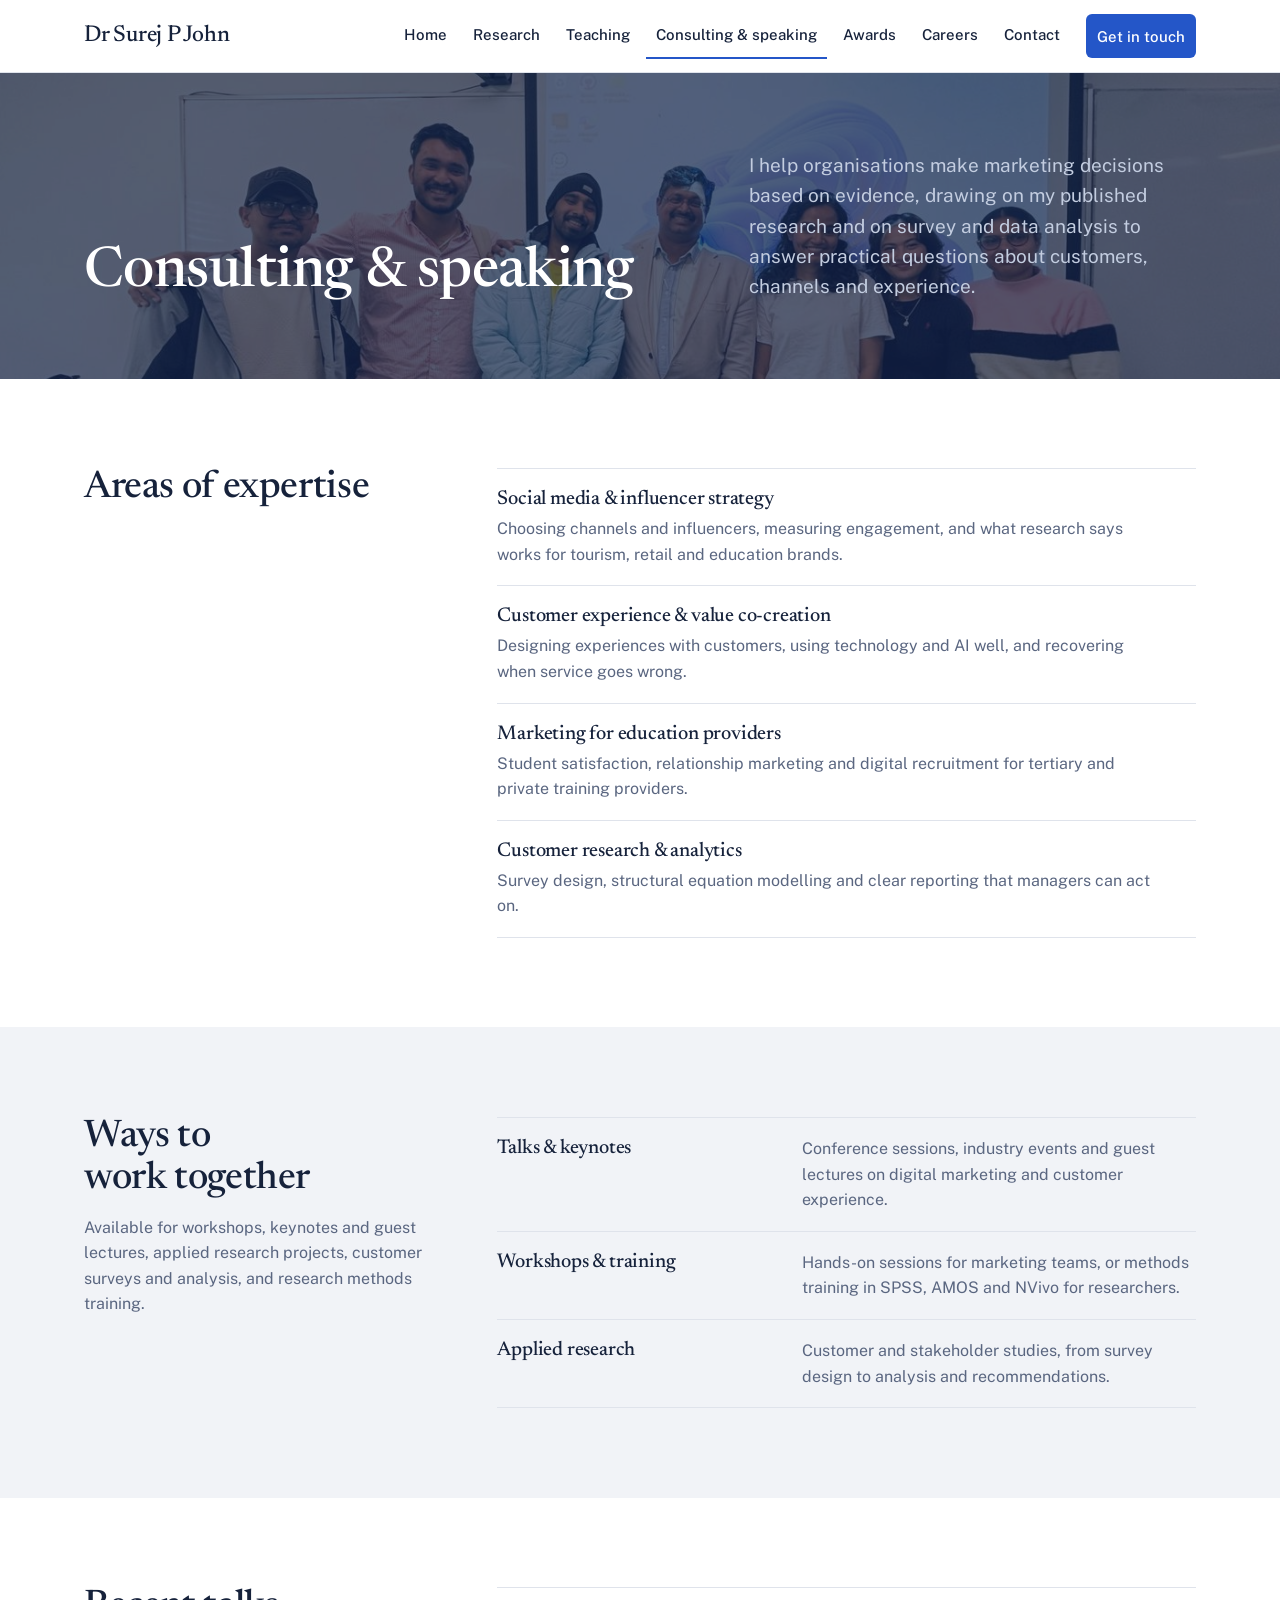
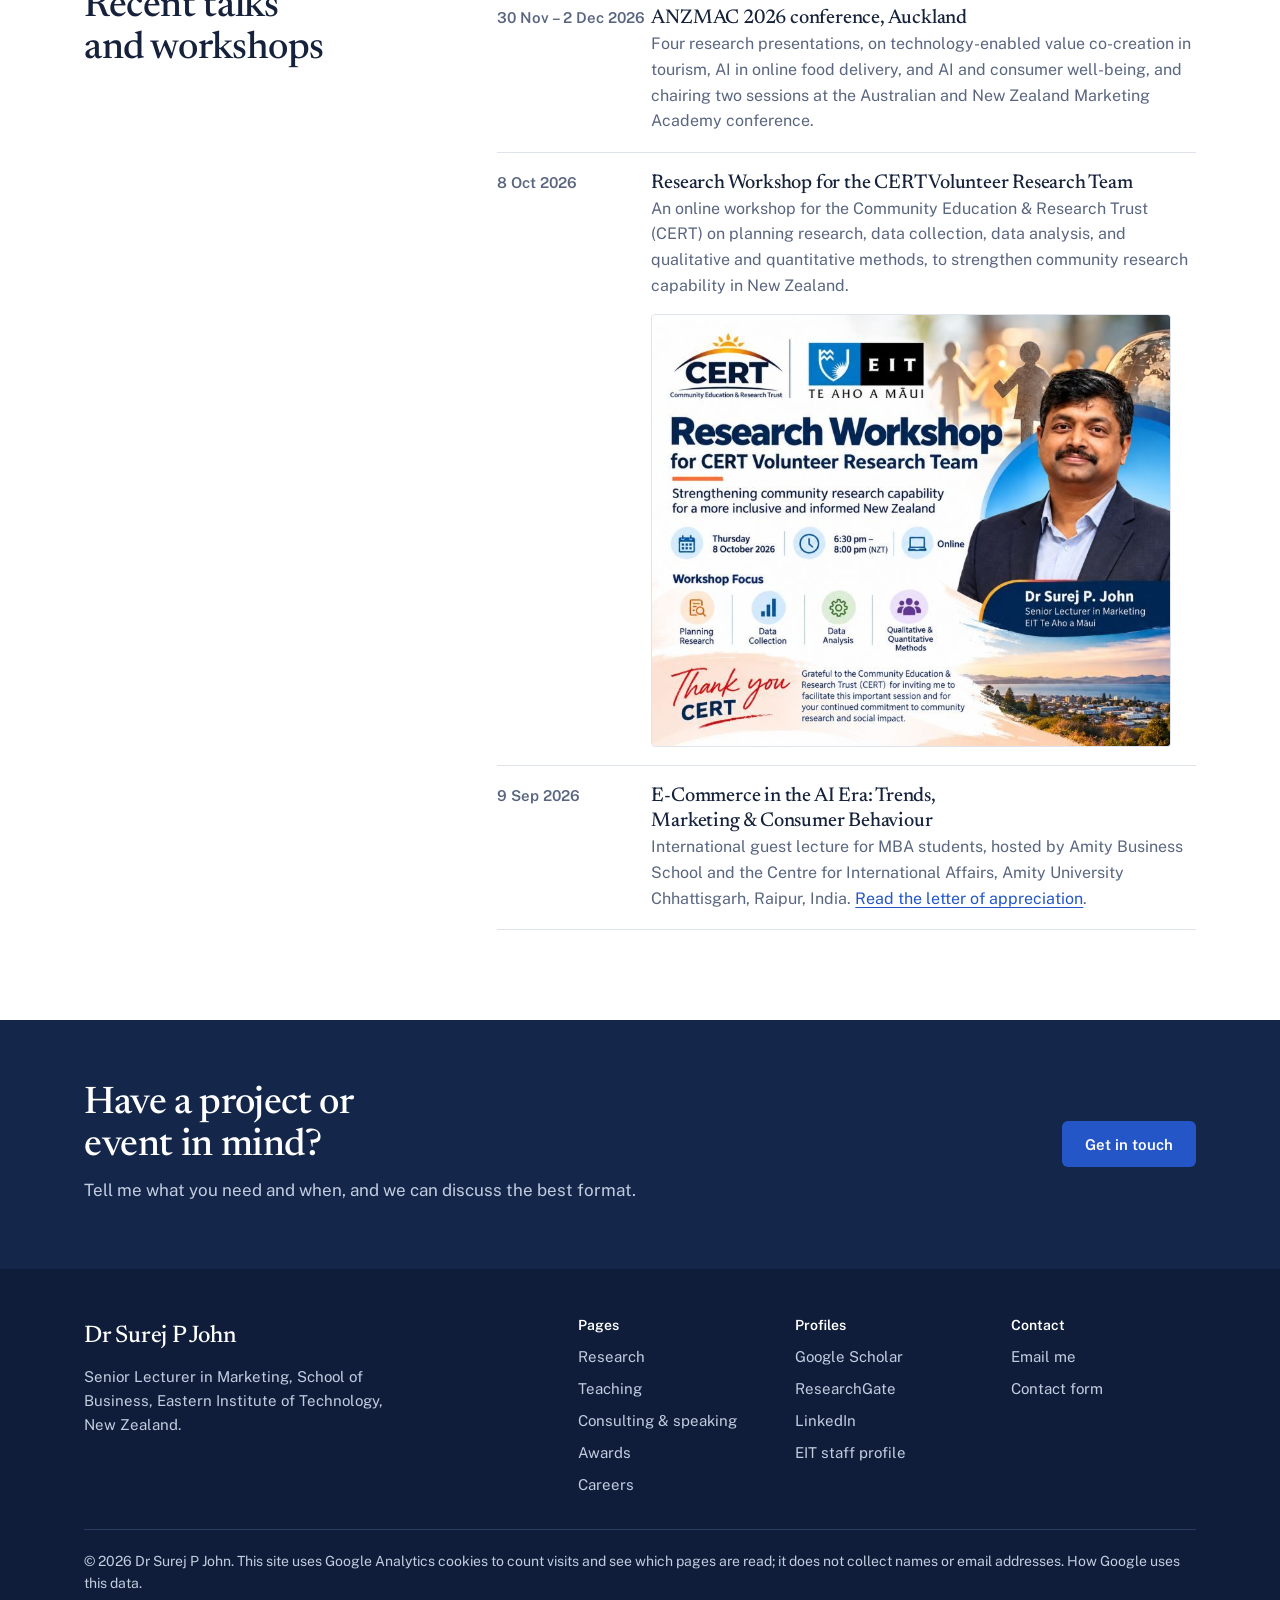
<file: consulting.html>
<!DOCTYPE html>
<html lang="en-NZ">
<head>
<meta charset="utf-8">
<meta name="viewport" content="width=device-width, initial-scale=1">
<title>Consulting &amp; Speaking | Dr Surej P John</title>
<meta name="description" content="Workshops, talks and applied research by Dr Surej P John on social media strategy, influencer marketing, customer experience and marketing for education providers.">
<meta property="og:title" content="Consulting &amp; Speaking | Dr Surej P John">
<meta property="og:description" content="Workshops, talks and applied research by Dr Surej P John on social media strategy, influencer marketing, customer experience and marketing for education providers.">
<link rel="canonical" href="https://surejpjohn.com/consulting.html">
<meta property="og:type" content="website">
<meta property="og:site_name" content="Dr Surej P John">
<meta property="og:url" content="https://surejpjohn.com/consulting.html">
<meta property="og:image" content="https://surejpjohn.com/img/portrait.jpg">
<meta name="twitter:card" content="summary">
<link rel="stylesheet" href="css/site.css?v=202611251926">
<script async src="https://www.googletagmanager.com/gtag/js?id=G-HY0EFH1K6Y"></script>
<script>window.dataLayer=window.dataLayer||[];function gtag(){dataLayer.push(arguments);}gtag('js',new Date());gtag('config','G-HY0EFH1K6Y');</script>
</head>
<body>
<a class="skip" href="#main">Skip to content</a>
<header class="top"><div class="wrap">
<a class="name" href="index.html">Dr Surej P John</a>
<button class="mtoggle" type="button" aria-expanded="false" aria-controls="menu">Menu</button>
<nav class="menu" id="menu" aria-label="Main"><a href="index.html">Home</a><a href="research.html">Research</a><a href="teaching.html">Teaching</a><a href="consulting.html" aria-current="page">Consulting &amp; speaking</a><a href="awards.html">Awards</a><a href="careers.html">Careers</a><a href="contact.html">Contact</a><a class="btn btn-solid" href="contact.html">Get in touch</a></nav>
</div></header>
<main id="main">
<section class="phead photo"><img src="img/class/marketing-research.jpg" alt="" loading="eager"><div class="wrap"><h1>Consulting &amp; speaking</h1><p>I help organisations make marketing decisions based on evidence, drawing on my published research and on survey and data analysis to answer practical questions about customers, channels and experience.</p></div></section>
<section class="sec"><div class="wrap split">
<header><h2>Areas of expertise</h2></header>
<ul class="rows one">
<li><h3>Social media &amp; influencer strategy</h3><p>Choosing channels and influencers, measuring engagement, and what research says works for tourism, retail and education brands.</p></li>
<li><h3>Customer experience &amp; value co-creation</h3><p>Designing experiences with customers, using technology and AI well, and recovering when service goes wrong.</p></li>
<li><h3>Marketing for education providers</h3><p>Student satisfaction, relationship marketing and digital recruitment for tertiary and private training providers.</p></li>
<li><h3>Customer research &amp; analytics</h3><p>Survey design, structural equation modelling and clear reporting that managers can act on.</p></li>
</ul>
</div></section>

<section class="sec mist"><div class="wrap split">
<header><h2>Ways to work together</h2><p>Available for workshops, keynotes and guest lectures, applied research projects, customer surveys and analysis, and research methods training.</p></header>
<ul class="rows">
<li><h3>Talks &amp; keynotes</h3><p>Conference sessions, industry events and guest lectures on digital marketing and customer experience.</p></li>
<li><h3>Workshops &amp; training</h3><p>Hands-on sessions for marketing teams, or methods training in SPSS, AMOS and NVivo for researchers.</p></li>
<li><h3>Applied research</h3><p>Customer and stakeholder studies, from survey design to analysis and recommendations.</p></li>
</ul>
</div></section>

<section class="sec"><div class="wrap split">
<header><h2>Recent talks and workshops</h2></header>
<ul class="rows when-list">
<li><span class="when">30 Nov &ndash; 2 Dec 2026</span><div><h3>ANZMAC 2026 conference, Auckland</h3><p>Four research presentations, on technology-enabled value co-creation in tourism, AI in online food delivery, and AI and consumer well-being, and chairing two sessions at the Australian and New Zealand Marketing Academy conference.</p></div></li>
<li><span class="when">8 Oct 2026</span><div><h3>Research Workshop for the CERT Volunteer Research Team</h3><p>An online workshop for the Community Education &amp; Research Trust (CERT) on planning research, data collection, data analysis, and qualitative and quantitative methods, to strengthen community research capability in New Zealand.</p><a class="talkimg" href="img/talks/cert-research-workshop-2026.jpg" target="_blank" rel="noopener"><img src="img/talks/cert-research-workshop-2026.jpg" width="800" height="666" loading="lazy" decoding="async" alt="Banner for the CERT and EIT research workshop led by Dr Surej P John, Thursday 8 October 2026, online"></a></div></li>
<li><span class="when">9 Sep 2026</span><div><h3>E-Commerce in the AI Era: Trends, Marketing &amp; Consumer Behaviour</h3><p>International guest lecture for MBA students, hosted by Amity Business School and the Centre for International Affairs, Amity University Chhattisgarh, Raipur, India. <a href="img/certs/amity-letter-of-appreciation.jpg" target="_blank" rel="noopener">Read the letter of appreciation</a>.</p></div></li>
</ul>
</div></section>
<section class="sec navy tight"><div class="wrap close"><div><h2>Have a project or event in mind?</h2><p style="margin-top:10px">Tell me what you need and when, and we can discuss the best format.</p></div><a class="btn btn-solid" href="contact.html#industry">Get in touch</a></div></section>
</main>
<footer class="foot"><div class="wrap">
<div class="brand"><a class="name" href="index.html">Dr Surej P John</a><p style="margin-top:10px;max-width:34ch">Senior Lecturer in Marketing, School of Business, Eastern Institute of Technology, New Zealand.</p></div>
<div><h4>Pages</h4><ul><li><a href="research.html">Research</a></li><li><a href="teaching.html">Teaching</a></li><li><a href="consulting.html">Consulting &amp; speaking</a></li><li><a href="awards.html">Awards</a></li><li><a href="careers.html">Careers</a></li></ul></div>
<div><h4>Profiles</h4><ul><li><a href="https://scholar.google.com/citations?user=oiIQG0sAAAAJ&amp;hl=en" target="_blank" rel="me noopener">Google Scholar</a></li><li><a href="https://www.researchgate.net/profile/Surej-John" target="_blank" rel="me noopener">ResearchGate</a></li><li><a href="https://www.linkedin.com/in/surej-p-john-48a13570/" target="_blank" rel="me noopener">LinkedIn</a></li><li><a href="https://www.eit.ac.nz/staff/dr-surej-p-john/" target="_blank" rel="noopener">EIT staff profile</a></li></ul></div>
<div><h4>Contact</h4><ul><li><a href="mailto:spjohn@eit.ac.nz">Email me</a></li><li><a href="contact.html">Contact form</a></li></ul></div>
<p class="base">&copy; 2026 Dr Surej P John. This site uses Google Analytics cookies to count visits and see which pages are read; it does not collect names or email addresses. <a href="https://policies.google.com/technologies/partner-sites" target="_blank" rel="noopener">How Google uses this data</a>.</p>
</div></footer>
<script src="js/site.js?v=202611251926"></script>
</body>
</html>
</file>
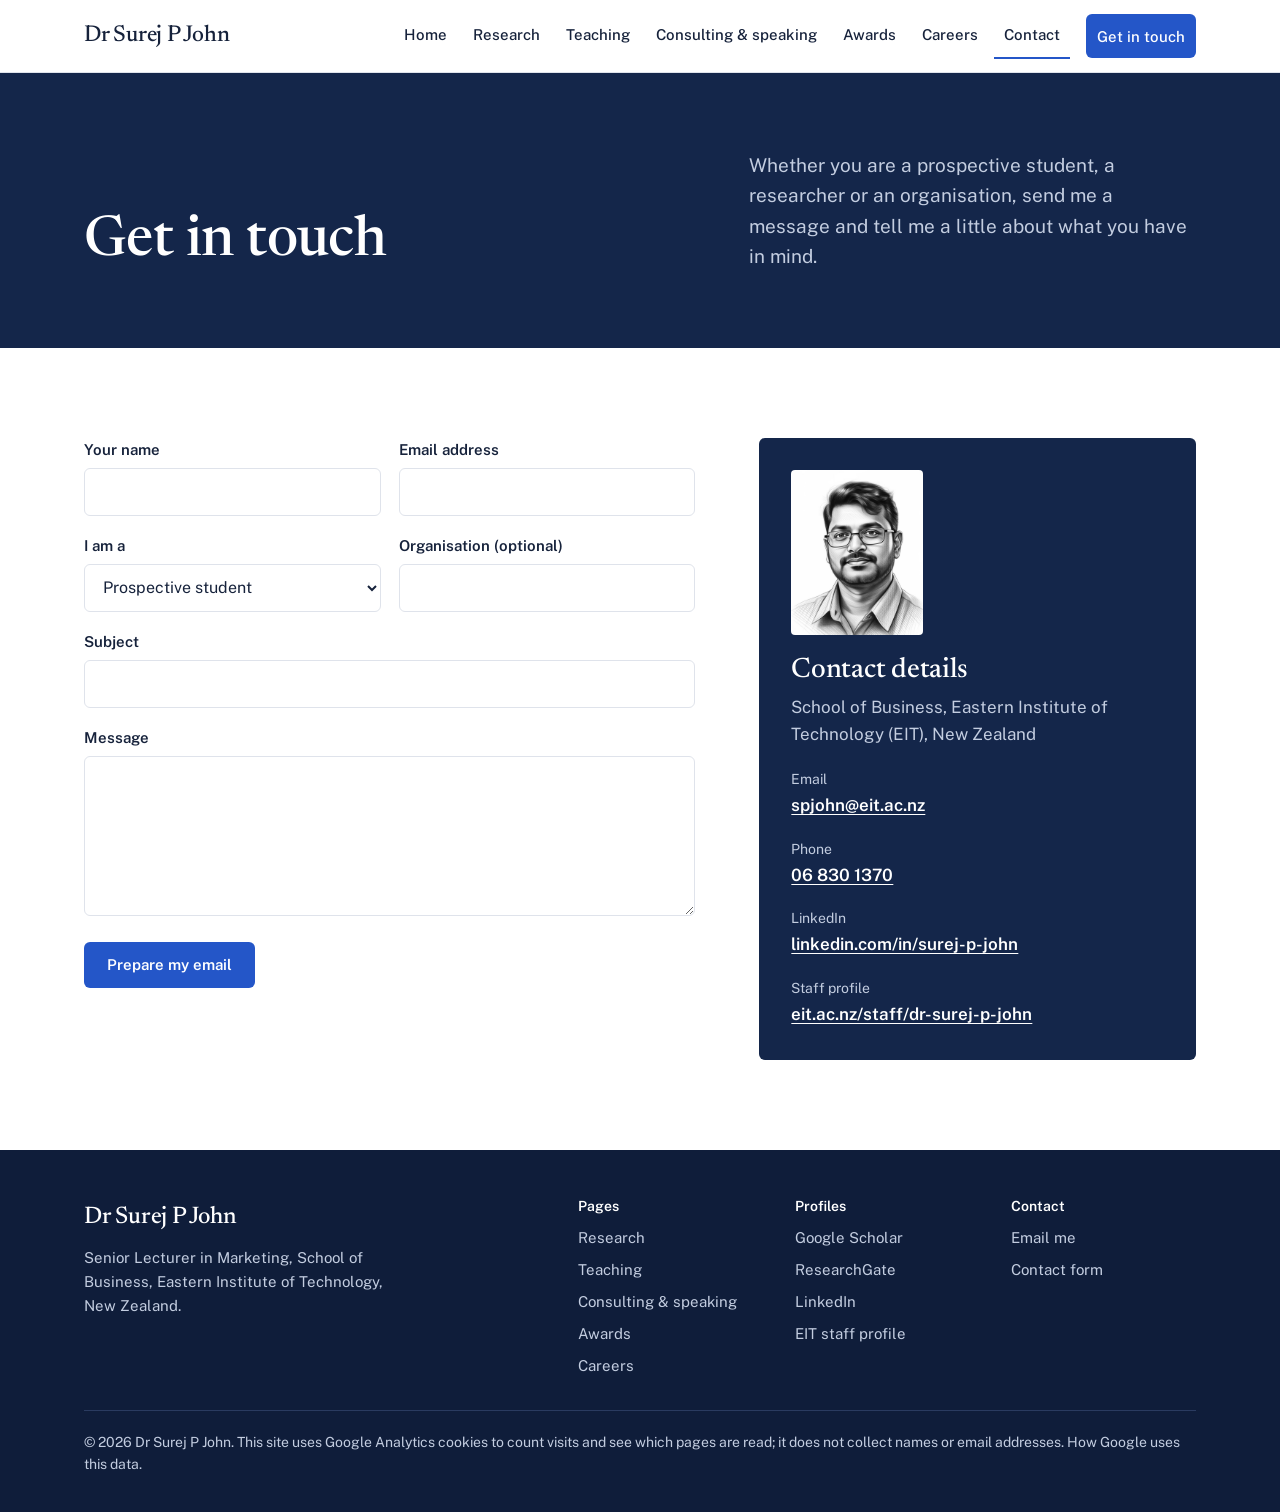
<file: contact.html>
<!DOCTYPE html>
<html lang="en-NZ">
<head>
<meta charset="utf-8">
<meta name="viewport" content="width=device-width, initial-scale=1">
<title>Contact | Dr Surej P John</title>
<meta name="description" content="Contact Dr Surej P John, Senior Lecturer in Marketing at EIT, New Zealand, about study, research collaboration, consulting or speaking.">
<meta property="og:title" content="Contact | Dr Surej P John">
<meta property="og:description" content="Contact Dr Surej P John, Senior Lecturer in Marketing at EIT, New Zealand, about study, research collaboration, consulting or speaking.">
<link rel="canonical" href="https://surejpjohn.com/contact.html">
<meta property="og:type" content="website">
<meta property="og:site_name" content="Dr Surej P John">
<meta property="og:url" content="https://surejpjohn.com/contact.html">
<meta property="og:image" content="https://surejpjohn.com/img/portrait.jpg">
<meta name="twitter:card" content="summary">
<link rel="stylesheet" href="css/site.css?v=202611251926">
<script async src="https://www.googletagmanager.com/gtag/js?id=G-HY0EFH1K6Y"></script>
<script>window.dataLayer=window.dataLayer||[];function gtag(){dataLayer.push(arguments);}gtag('js',new Date());gtag('config','G-HY0EFH1K6Y');</script>
</head>
<body>
<a class="skip" href="#main">Skip to content</a>
<header class="top"><div class="wrap">
<a class="name" href="index.html">Dr Surej P John</a>
<button class="mtoggle" type="button" aria-expanded="false" aria-controls="menu">Menu</button>
<nav class="menu" id="menu" aria-label="Main"><a href="index.html">Home</a><a href="research.html">Research</a><a href="teaching.html">Teaching</a><a href="consulting.html">Consulting &amp; speaking</a><a href="awards.html">Awards</a><a href="careers.html">Careers</a><a href="contact.html" aria-current="page">Contact</a><a class="btn btn-solid" href="contact.html">Get in touch</a></nav>
</div></header>
<main id="main">
<section class="phead"><div class="wrap"><h1>Get in touch</h1><p>Whether you are a prospective student, a researcher or an organisation, send me a message and tell me a little about what you have in mind.</p></div></section>
<section class="sec"><div class="wrap contact">
<form class="form" id="cform" novalidate>
<div class="two">
<div class="f"><label for="name">Your name</label><input id="name" name="name" autocomplete="name" required><div class="err">Enter your name.</div></div>
<div class="f"><label for="email">Email address</label><input id="email" name="email" type="email" autocomplete="email" required><div class="err">Enter a valid email address, such as name@example.com.</div></div>
</div>
<div class="two">
<div class="f"><label for="who">I am a</label><select id="who" name="who"><option>Prospective student</option><option>Current student</option><option>Research collaborator</option><option>Industry partner</option><option>Event organiser</option><option>Other</option></select></div>
<div class="f"><label for="org">Organisation (optional)</label><input id="org" name="org" autocomplete="organization"></div>
</div>
<div class="f"><label for="subject">Subject</label><input id="subject" name="subject"></div>
<div class="f"><label for="message">Message</label><textarea id="message" name="message" required></textarea><div class="err">Write a short message.</div></div>
<div><button class="btn btn-solid" type="submit">Prepare my email</button></div>
<div class="done" id="done" role="status"><b>Your email is ready.</b> Open it in your email app to send it, or copy it into any email.
<pre id="msgout"></pre>
<div class="actions"><a class="btn btn-solid" id="mailbtn" href="mailto:spjohn@eit.ac.nz">Open in email app</a><button class="btn btn-ghost" type="button" id="copybtn">Copy message</button></div></div>
</form>
<aside class="card-navy">
<img class="sketch" src="img/portrait-sketch.jpg" width="721" height="900" alt="Pencil sketch portrait of Dr Surej P John">
<h2>Contact details</h2>
<p>School of Business, Eastern Institute of Technology (EIT), New Zealand</p>
<dl>
<dt>Email</dt><dd><a href="mailto:spjohn@eit.ac.nz">spjohn@eit.ac.nz</a></dd>
<dt>Phone</dt><dd><a href="tel:+6468301370">06 830 1370</a></dd>
<dt>LinkedIn</dt><dd><a href="https://www.linkedin.com/in/surej-p-john-48a13570/" target="_blank" rel="me noopener">linkedin.com/in/surej-p-john</a></dd>
<dt>Staff profile</dt><dd><a href="https://www.eit.ac.nz/staff/dr-surej-p-john/" target="_blank" rel="noopener">eit.ac.nz/staff/dr-surej-p-john</a></dd>
</dl>
</aside>
</div></section>

</main>
<footer class="foot"><div class="wrap">
<div class="brand"><a class="name" href="index.html">Dr Surej P John</a><p style="margin-top:10px;max-width:34ch">Senior Lecturer in Marketing, School of Business, Eastern Institute of Technology, New Zealand.</p></div>
<div><h4>Pages</h4><ul><li><a href="research.html">Research</a></li><li><a href="teaching.html">Teaching</a></li><li><a href="consulting.html">Consulting &amp; speaking</a></li><li><a href="awards.html">Awards</a></li><li><a href="careers.html">Careers</a></li></ul></div>
<div><h4>Profiles</h4><ul><li><a href="https://scholar.google.com/citations?user=oiIQG0sAAAAJ&amp;hl=en" target="_blank" rel="me noopener">Google Scholar</a></li><li><a href="https://www.researchgate.net/profile/Surej-John" target="_blank" rel="me noopener">ResearchGate</a></li><li><a href="https://www.linkedin.com/in/surej-p-john-48a13570/" target="_blank" rel="me noopener">LinkedIn</a></li><li><a href="https://www.eit.ac.nz/staff/dr-surej-p-john/" target="_blank" rel="noopener">EIT staff profile</a></li></ul></div>
<div><h4>Contact</h4><ul><li><a href="mailto:spjohn@eit.ac.nz">Email me</a></li><li><a href="contact.html">Contact form</a></li></ul></div>
<p class="base">&copy; 2026 Dr Surej P John. This site uses Google Analytics cookies to count visits and see which pages are read; it does not collect names or email addresses. <a href="https://policies.google.com/technologies/partner-sites" target="_blank" rel="noopener">How Google uses this data</a>.</p>
</div></footer>
<script src="js/site.js?v=202611251926"></script>
</body>
</html>
</file>
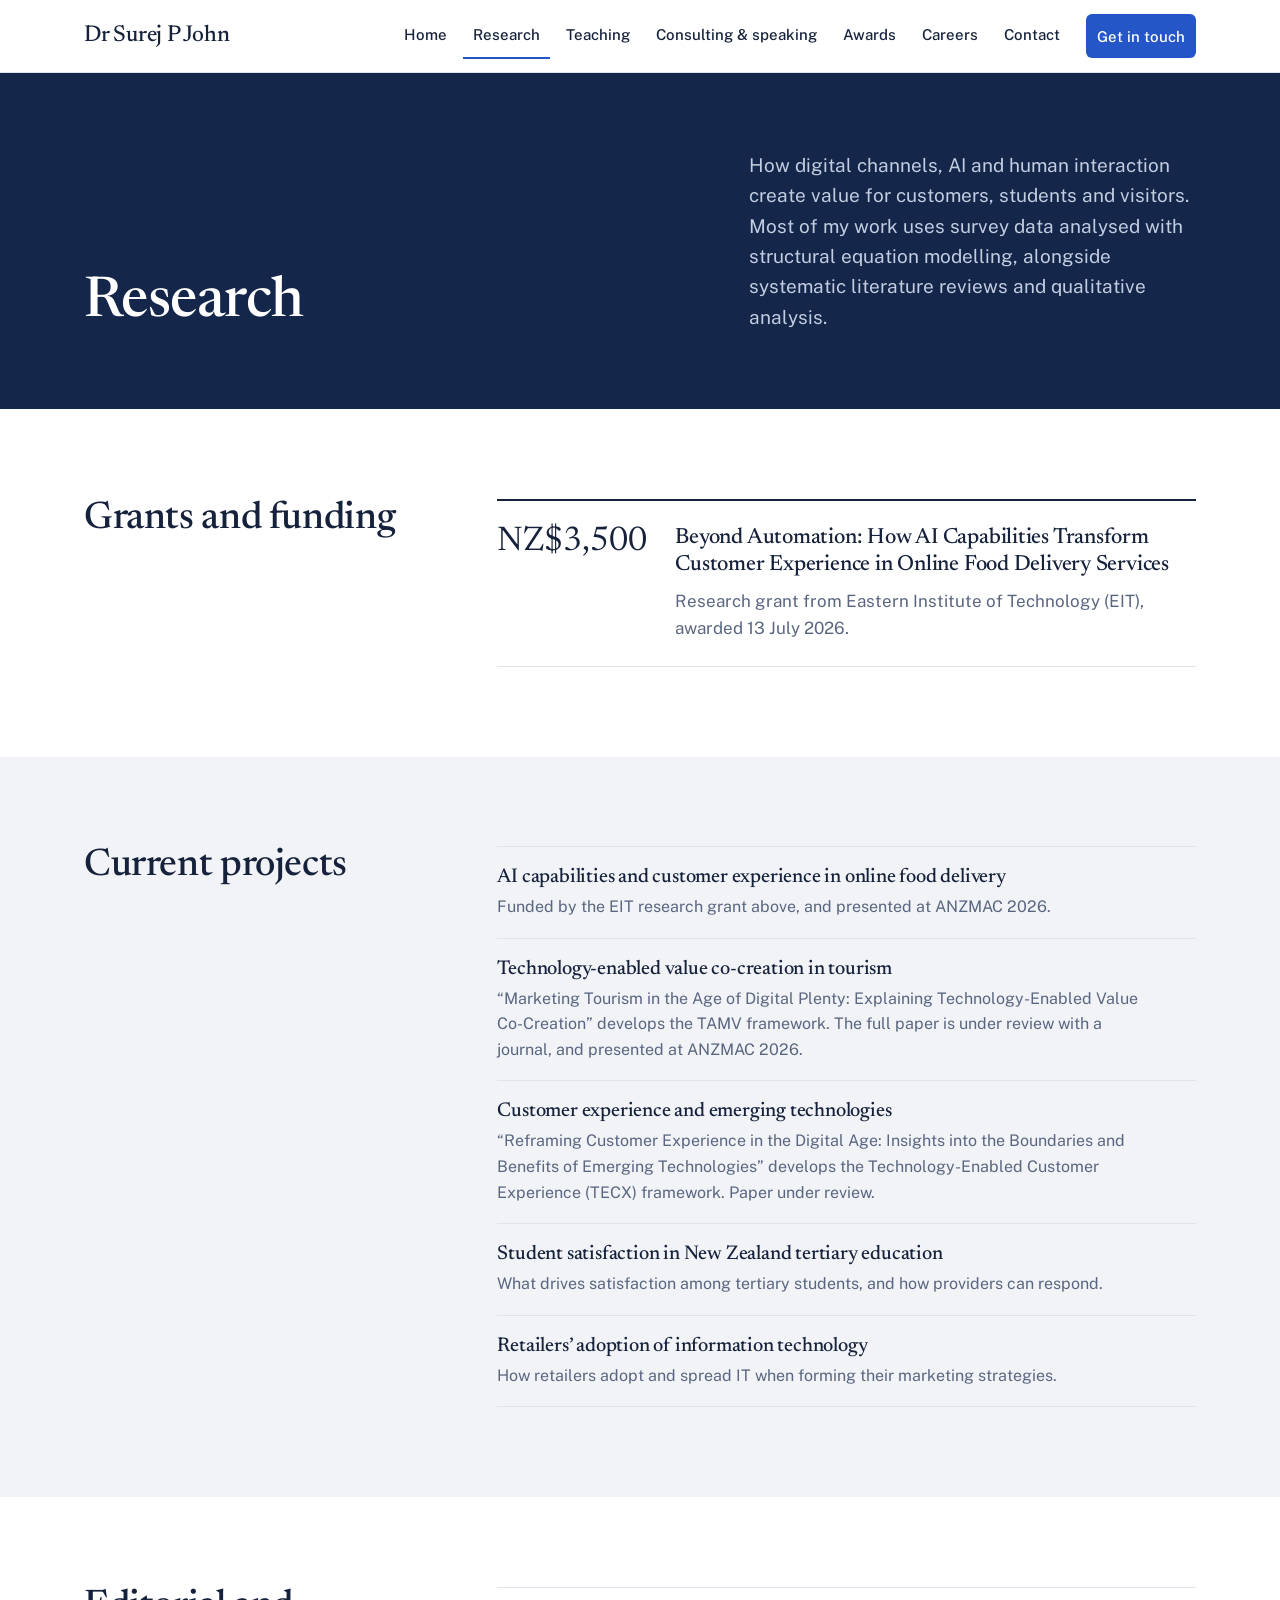
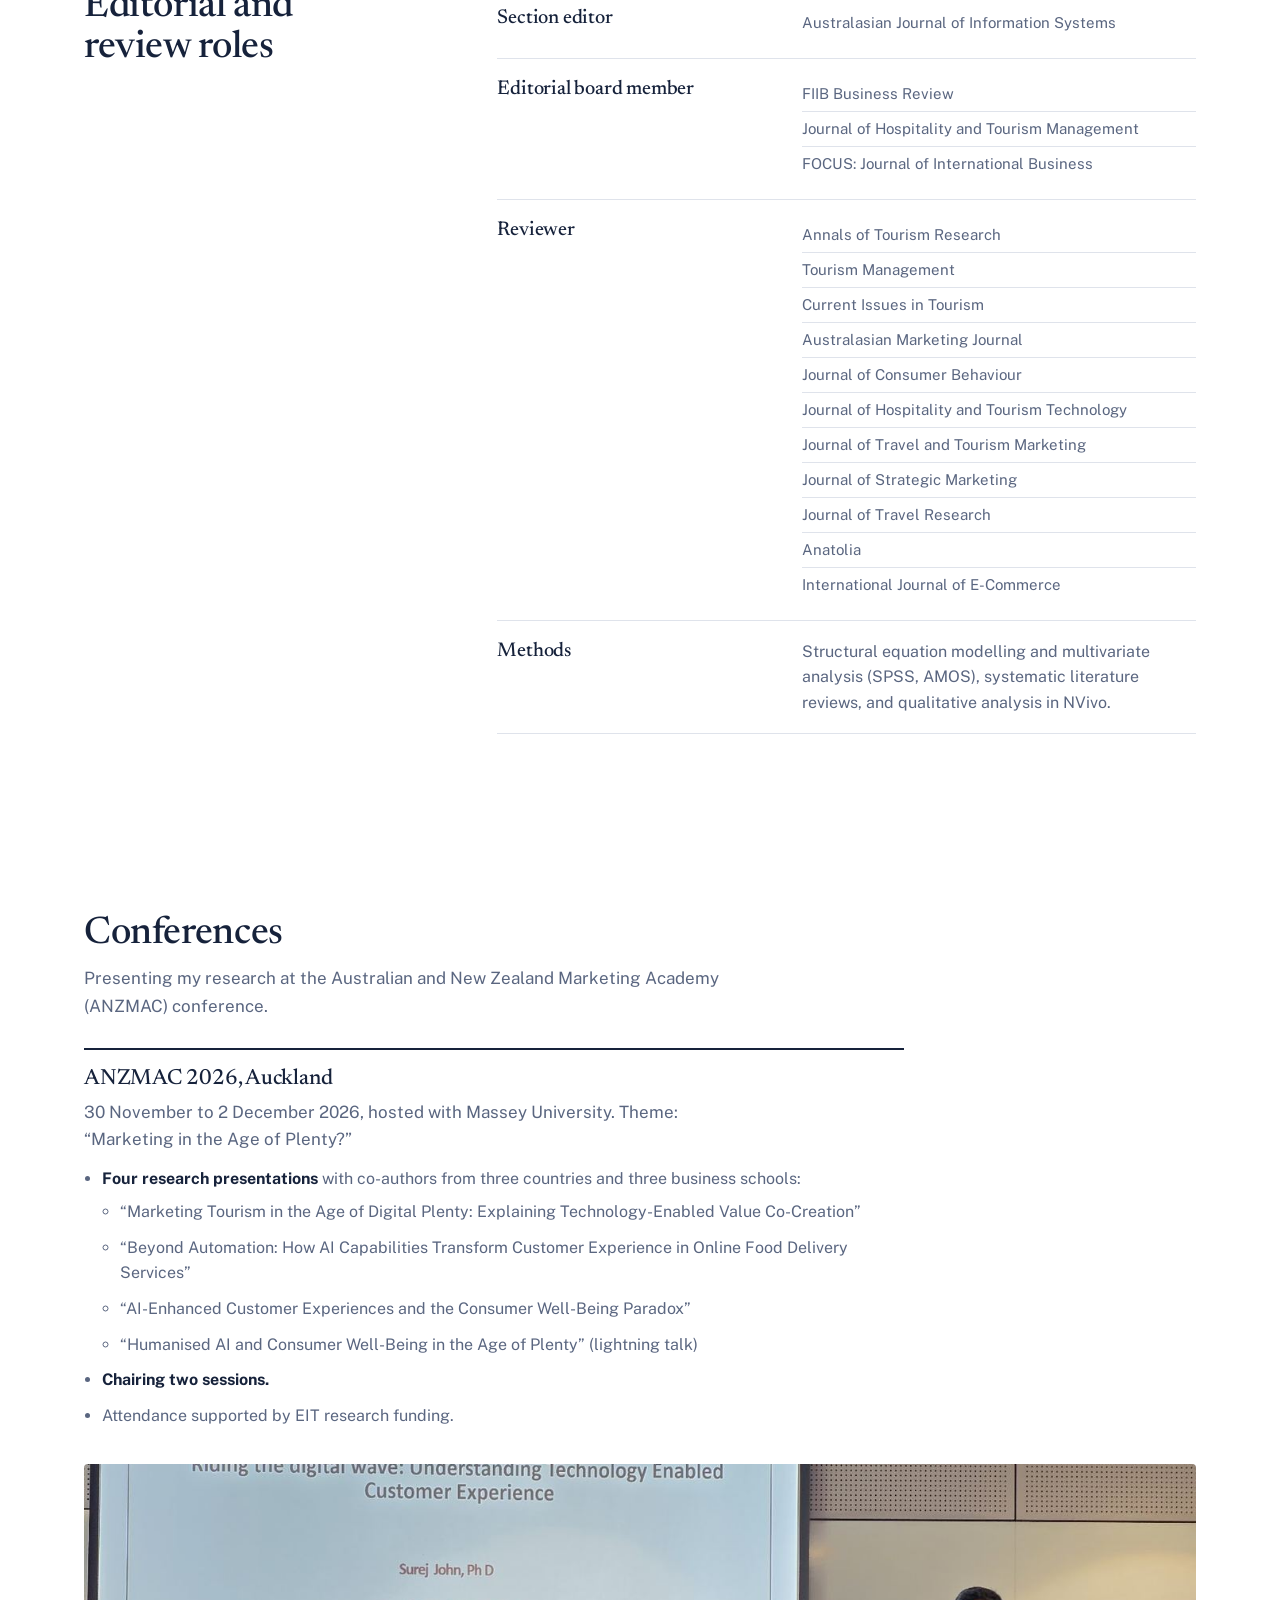
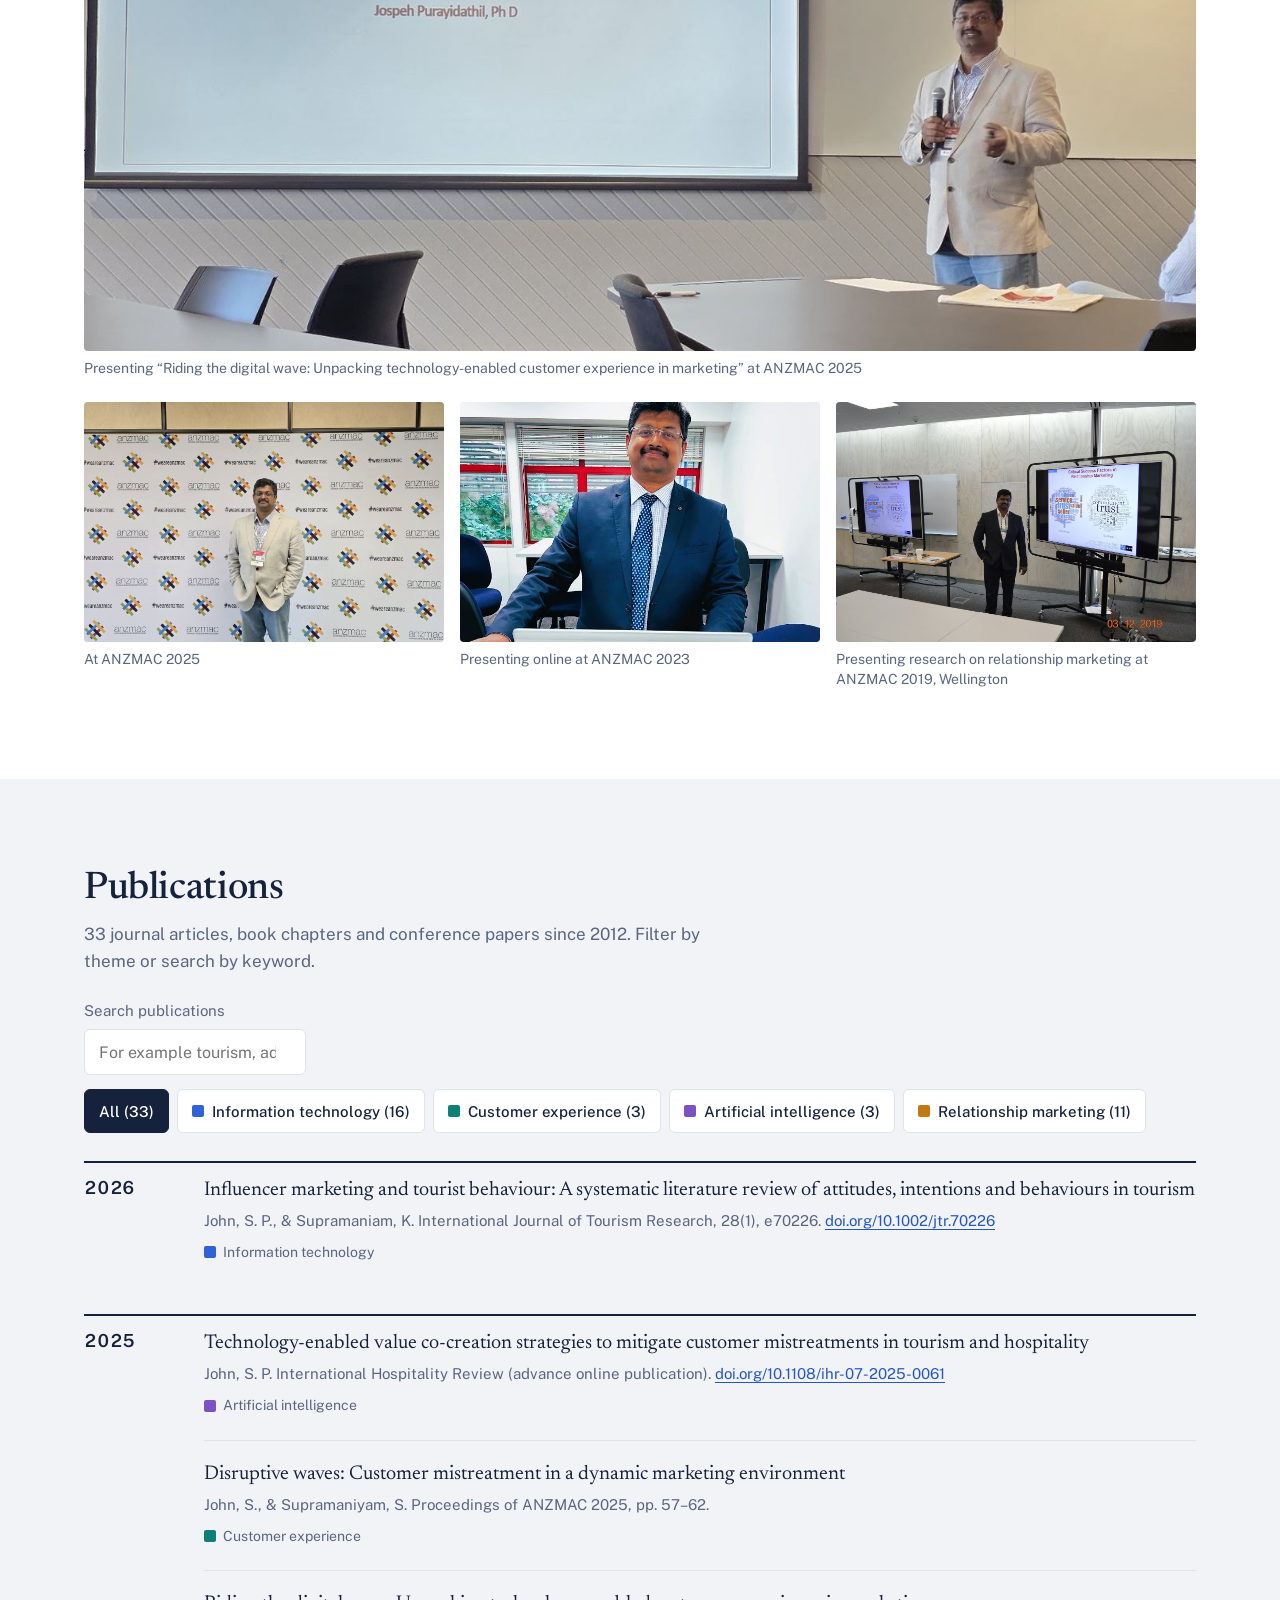
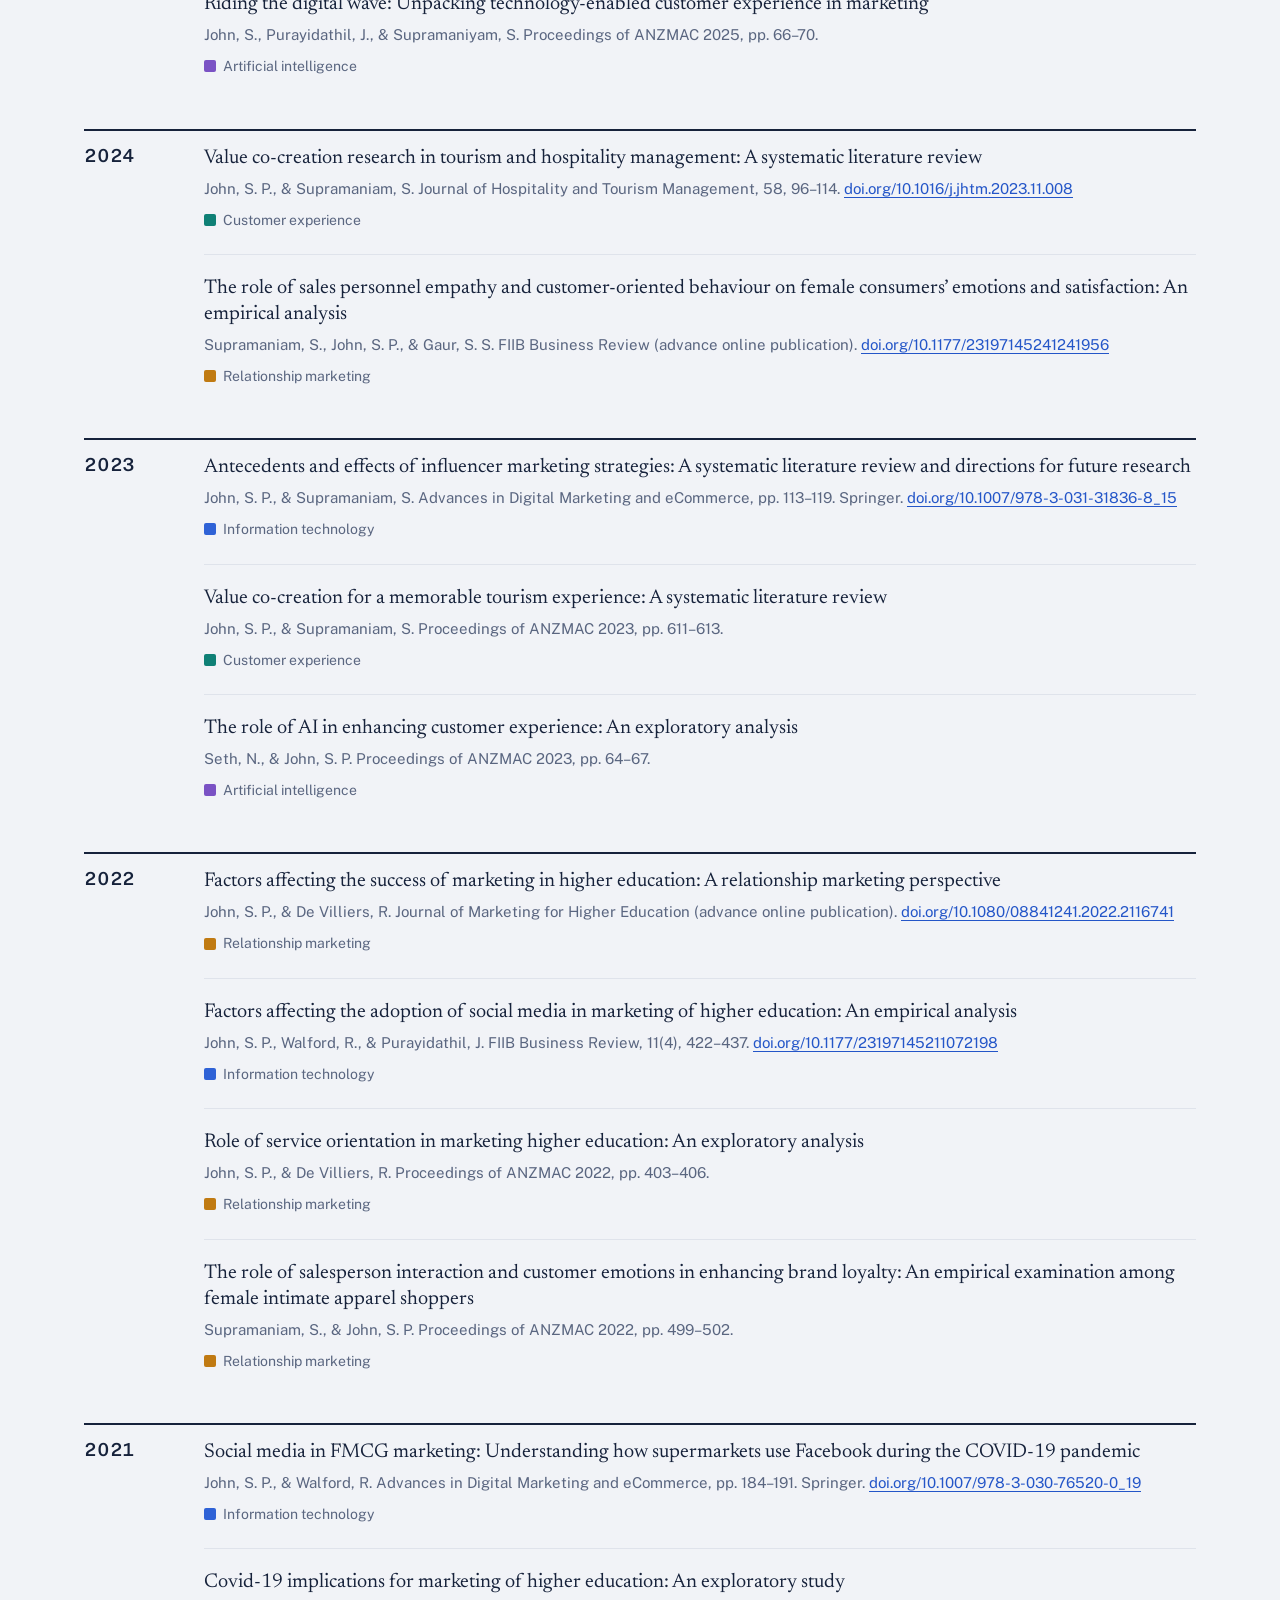
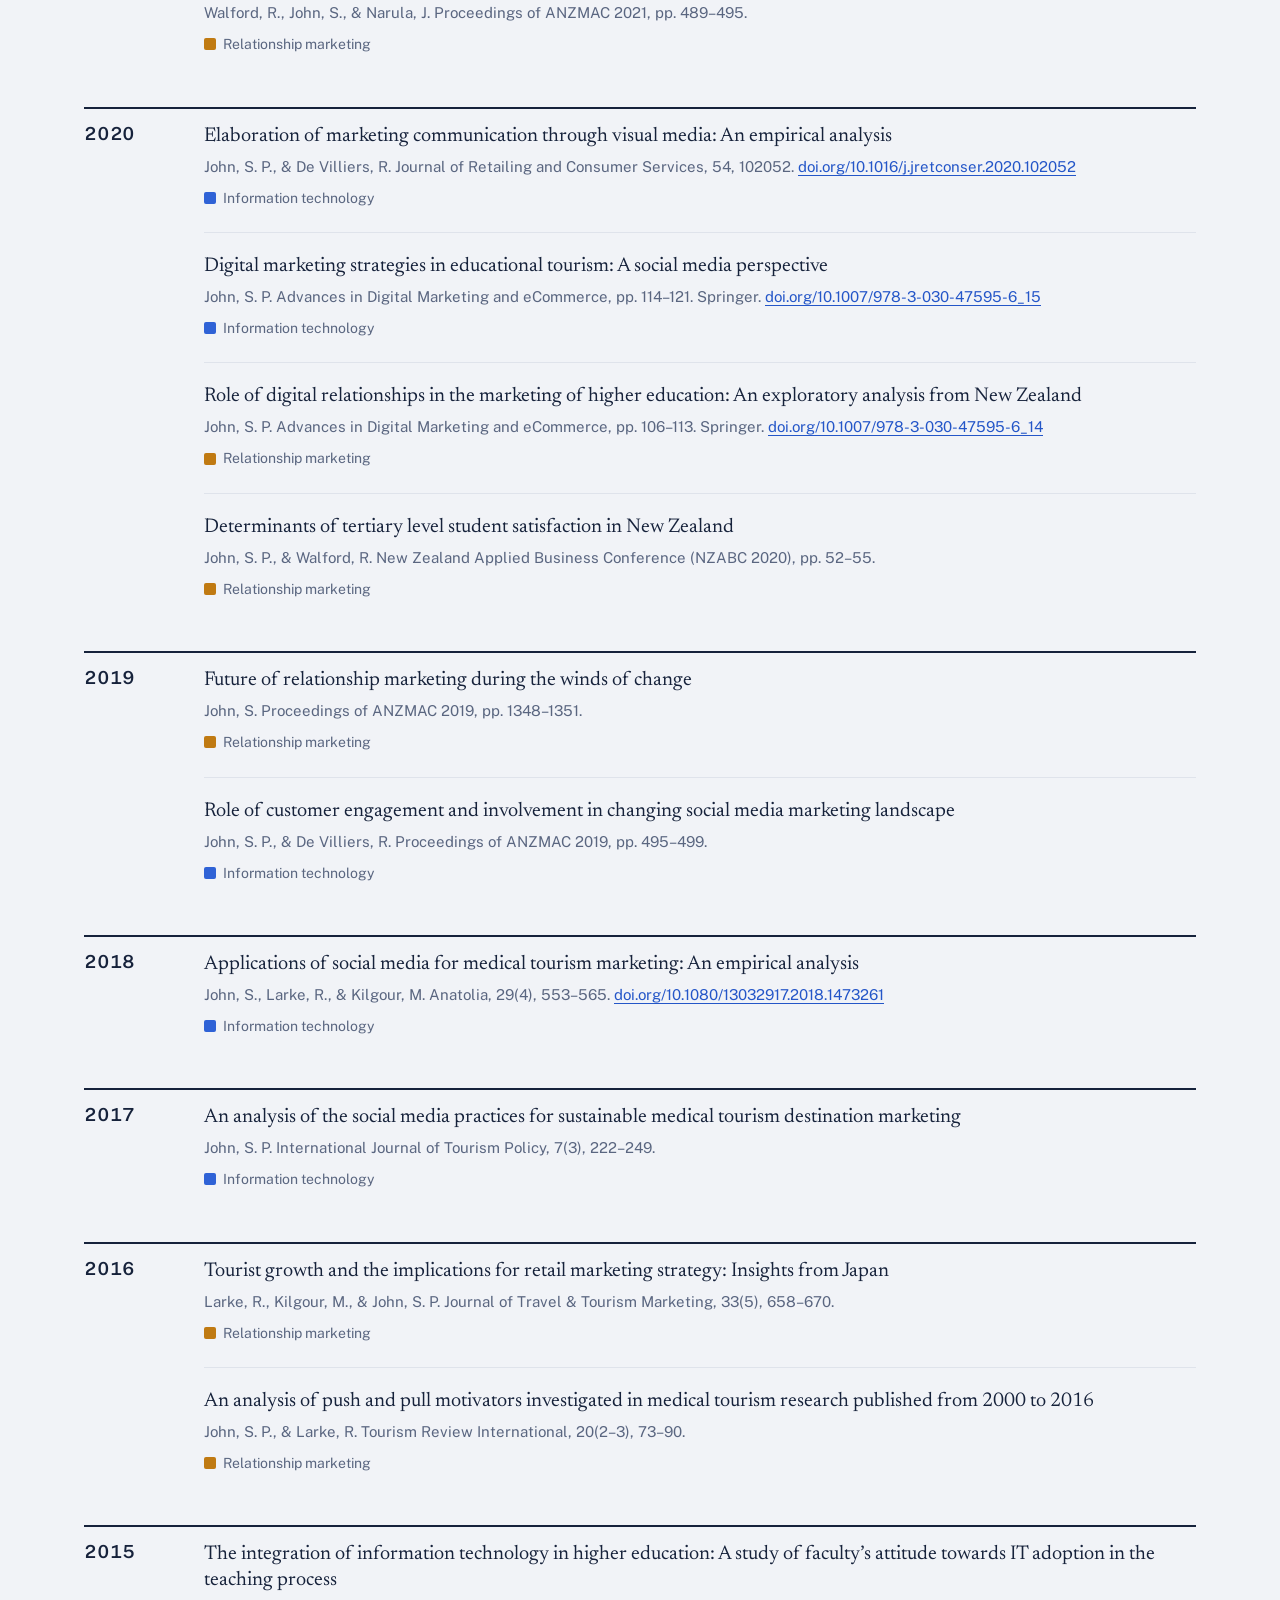
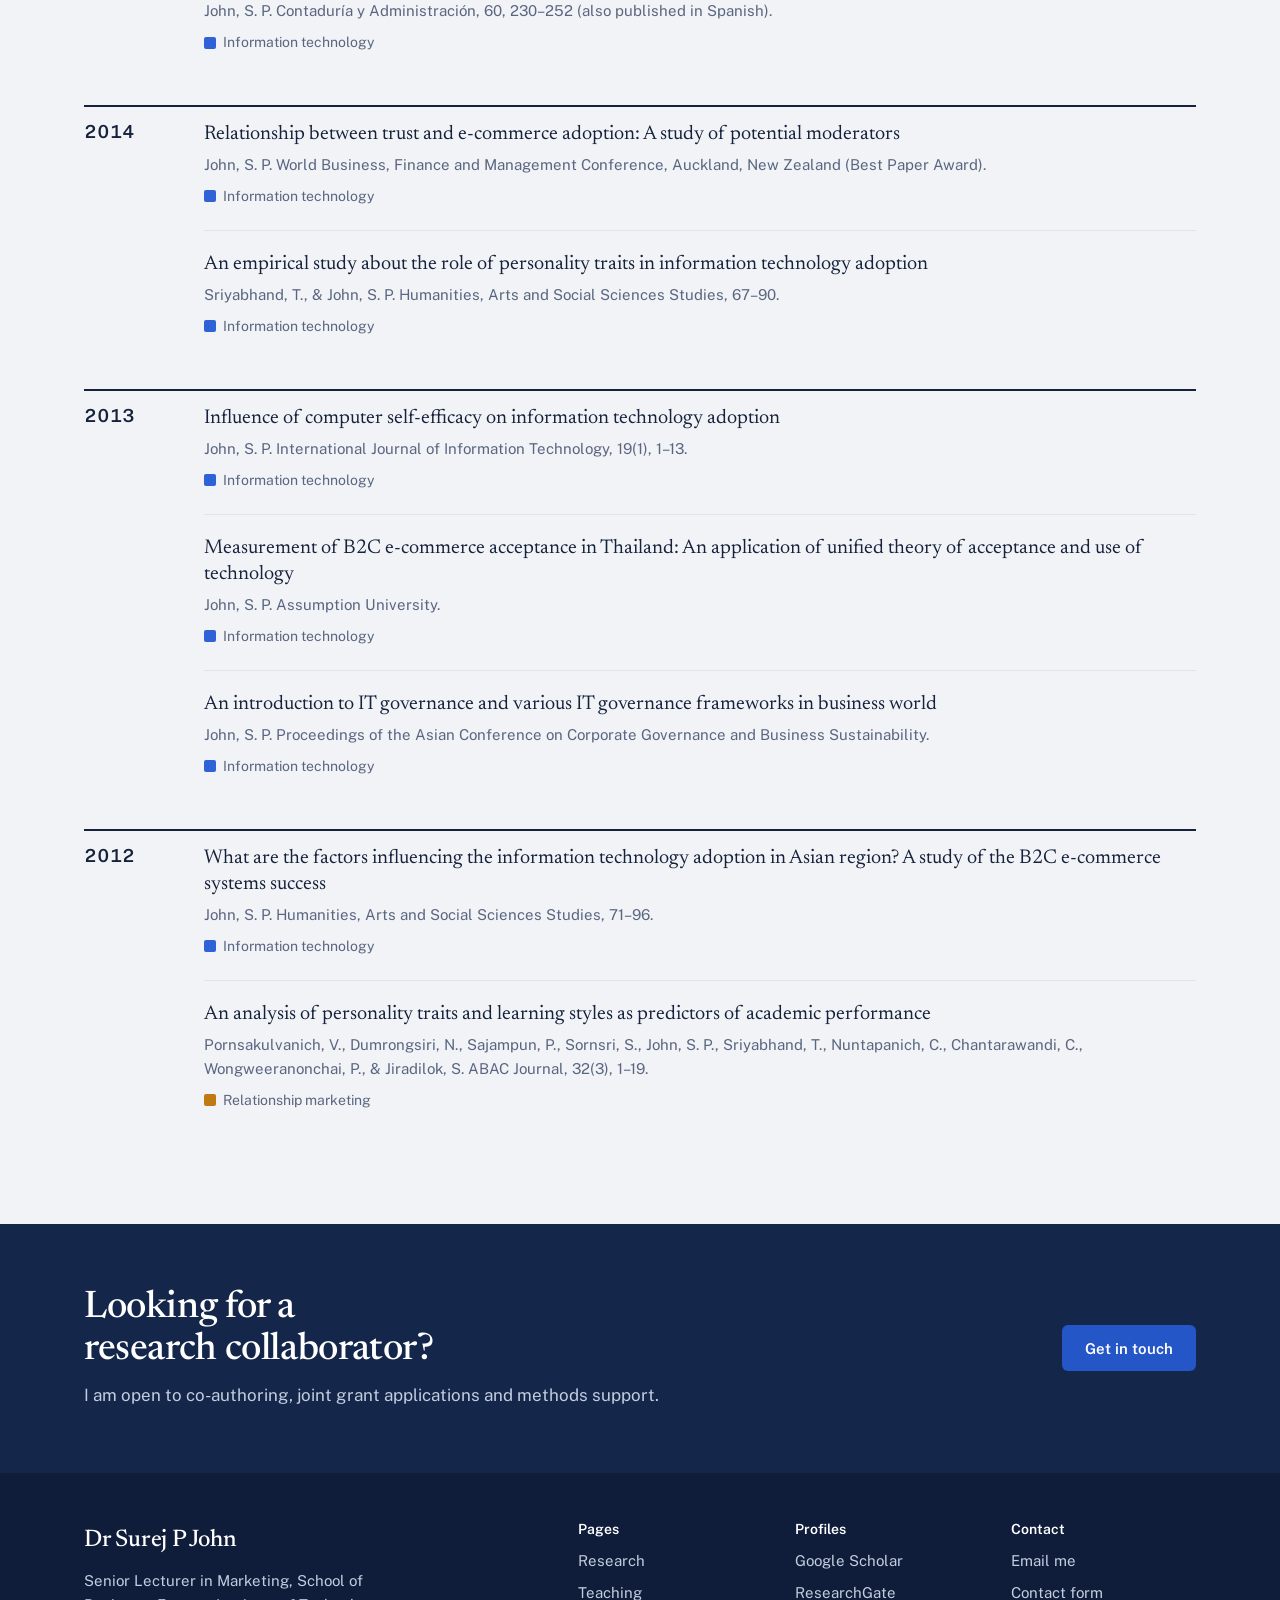
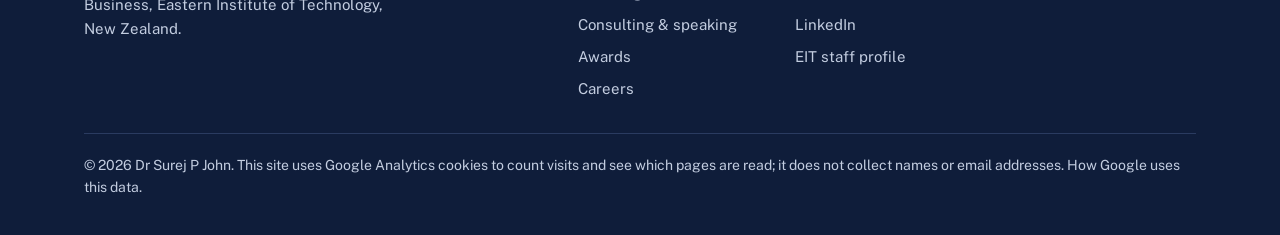
<file: research.html>
<!DOCTYPE html>
<html lang="en-NZ">
<head>
<meta charset="utf-8">
<meta name="viewport" content="width=device-width, initial-scale=1">
<title>Research | Dr Surej P John</title>
<meta name="description" content="Publications, grants and research projects by Dr Surej P John on information technology adoption, digital marketing, artificial intelligence, customer experience and relationship marketing.">
<meta property="og:title" content="Research | Dr Surej P John">
<meta property="og:description" content="Publications, grants and research projects by Dr Surej P John on information technology adoption, digital marketing, artificial intelligence, customer experience and relationship marketing.">
<link rel="canonical" href="https://surejpjohn.com/research.html">
<meta property="og:type" content="website">
<meta property="og:site_name" content="Dr Surej P John">
<meta property="og:url" content="https://surejpjohn.com/research.html">
<meta property="og:image" content="https://surejpjohn.com/img/portrait.jpg">
<meta name="twitter:card" content="summary">
<link rel="stylesheet" href="css/site.css?v=202611251926">
<script async src="https://www.googletagmanager.com/gtag/js?id=G-HY0EFH1K6Y"></script>
<script>window.dataLayer=window.dataLayer||[];function gtag(){dataLayer.push(arguments);}gtag('js',new Date());gtag('config','G-HY0EFH1K6Y');</script>
</head>
<body>
<a class="skip" href="#main">Skip to content</a>
<header class="top"><div class="wrap">
<a class="name" href="index.html">Dr Surej P John</a>
<button class="mtoggle" type="button" aria-expanded="false" aria-controls="menu">Menu</button>
<nav class="menu" id="menu" aria-label="Main"><a href="index.html">Home</a><a href="research.html" aria-current="page">Research</a><a href="teaching.html">Teaching</a><a href="consulting.html">Consulting &amp; speaking</a><a href="awards.html">Awards</a><a href="careers.html">Careers</a><a href="contact.html">Contact</a><a class="btn btn-solid" href="contact.html">Get in touch</a></nav>
</div></header>
<main id="main">
<section class="phead"><div class="wrap"><h1>Research</h1><p>How digital channels, AI and human interaction create value for customers, students and visitors. Most of my work uses survey data analysed with structural equation modelling, alongside systematic literature reviews and qualitative analysis.</p></div></section>
<section class="sec"><div class="wrap split">
<header><h2>Grants and funding</h2></header>
<div class="grant"><span class="amt">NZ$3,500</span><div><h3>Beyond Automation: How AI Capabilities Transform Customer Experience in Online Food Delivery Services</h3><p class="muted" style="margin-top:8px">Research grant from Eastern Institute of Technology (EIT), awarded 13 July 2026.</p></div></div>
</div></section>

<section class="sec mist"><div class="wrap split">
<header><h2>Current projects</h2></header>
<ul class="rows one">
<li><h3>AI capabilities and customer experience in online food delivery</h3><p>Funded by the EIT research grant above, and presented at ANZMAC 2026.</p></li>
<li><h3>Technology-enabled value co-creation in tourism</h3><p>&ldquo;Marketing Tourism in the Age of Digital Plenty: Explaining Technology-Enabled Value Co-Creation&rdquo; develops the TAMV framework. The full paper is under review with a journal, and presented at ANZMAC 2026.</p></li>
<li><h3>Customer experience and emerging technologies</h3><p>&ldquo;Reframing Customer Experience in the Digital Age: Insights into the Boundaries and Benefits of Emerging Technologies&rdquo; develops the Technology-Enabled Customer Experience (TECX) framework. Paper under review.</p></li>
<li><h3>Student satisfaction in New Zealand tertiary education</h3><p>What drives satisfaction among tertiary students, and how providers can respond.</p></li>
<li><h3>Retailers&rsquo; adoption of information technology</h3><p>How retailers adopt and spread IT when forming their marketing strategies.</p></li>
</ul>
</div></section>

<section class="sec"><div class="wrap split">
<header><h2>Editorial and review roles</h2></header>
<ul class="rows">
<li><h3>Section editor</h3><ul class="jlist"><li>Australasian Journal of Information Systems</li></ul></li>
<li><h3>Editorial board member</h3><ul class="jlist"><li>FIIB Business Review</li><li>Journal of Hospitality and Tourism Management</li><li>FOCUS: Journal of International Business</li></ul></li>
<li><h3>Reviewer</h3><ul class="jlist"><li>Annals of Tourism Research</li><li>Tourism Management</li><li>Current Issues in Tourism</li><li>Australasian Marketing Journal</li><li>Journal of Consumer Behaviour</li><li>Journal of Hospitality and Tourism Technology</li><li>Journal of Travel and Tourism Marketing</li><li>Journal of Strategic Marketing</li><li>Journal of Travel Research</li><li>Anatolia</li><li>International Journal of E-Commerce</li></ul></li>
<li><h3>Methods</h3><p>Structural equation modelling and multivariate analysis (SPSS, AMOS), systematic literature reviews, and qualitative analysis in NVivo.</p></li>
</ul>
</div></section>

<section class="sec" id="conferences"><div class="wrap">
<h2 style="margin-bottom:10px">Conferences</h2>
<p class="muted" style="margin-bottom:28px">Presenting my research at the Australian and New Zealand Marketing Academy (ANZMAC) conference.</p>
<div class="conf-now">
<h3>ANZMAC 2026, Auckland</h3>
<p class="muted">30 November to 2 December 2026, hosted with Massey University. Theme: &ldquo;Marketing in the Age of Plenty?&rdquo;</p>
<ul class="tips">
<li><strong>Four research presentations</strong> with co-authors from three countries and three business schools:
<ul><li>&ldquo;Marketing Tourism in the Age of Digital Plenty: Explaining Technology-Enabled Value Co-Creation&rdquo;</li><li>&ldquo;Beyond Automation: How AI Capabilities Transform Customer Experience in Online Food Delivery Services&rdquo;</li><li>&ldquo;AI-Enhanced Customer Experiences and the Consumer Well-Being Paradox&rdquo;</li><li>&ldquo;Humanised AI and Consumer Well-Being in the Age of Plenty&rdquo; (lightning talk)</li></ul></li>
<li><strong>Chairing two sessions.</strong></li>
<li>Attendance supported by EIT research funding.</li>
</ul>
</div>
<div class="gal three">
<figure><a href="img/conf/anzmac-2025-presenting.jpg" target="_blank" rel="noopener"><img src="img/conf/anzmac-2025-presenting.jpg" width="1400" height="788" loading="lazy" decoding="async" alt="Dr John presenting the paper Riding the digital wave at ANZMAC 2025" style="object-position:60% 50%"></a><figcaption>Presenting &ldquo;Riding the digital wave: Unpacking technology-enabled customer experience in marketing&rdquo; at ANZMAC 2025</figcaption></figure>
<figure><a href="img/conf/anzmac-2025.jpg" target="_blank" rel="noopener"><img src="img/conf/anzmac-2025.jpg" width="1400" height="788" loading="lazy" decoding="async" alt="Dr John at the ANZMAC 2025 conference"></a><figcaption>At ANZMAC 2025</figcaption></figure>
<figure><a href="img/conf/anzmac-2023-online.jpg" target="_blank" rel="noopener"><img src="img/conf/anzmac-2023-online.jpg" width="683" height="911" loading="lazy" decoding="async" alt="Dr John at his laptop giving an online presentation for ANZMAC 2023" style="object-position:50% 28%"></a><figcaption>Presenting online at ANZMAC 2023</figcaption></figure>
<figure><a href="img/conf/anzmac-2019.jpg" target="_blank" rel="noopener"><img src="img/conf/anzmac-2019.jpg" width="1400" height="933" loading="lazy" decoding="async" alt="Dr John presenting on critical success factors in relationship marketing at ANZMAC 2019"></a><figcaption>Presenting research on relationship marketing at ANZMAC 2019, Wellington</figcaption></figure>
</div>
</div></section>

<section class="sec mist" id="publications"><div class="wrap">
<h2 style="margin-bottom:10px">Publications</h2>
<p class="muted" style="margin-bottom:24px"><span data-count="all"></span> journal articles, book chapters and conference papers since 2012. Filter by theme or search by keyword.</p>
<div class="tools"><div><label for="q" class="small" style="display:block;margin-bottom:6px">Search publications</label><input id="q" class="search" type="search" placeholder="For example tourism, adoption, influencer" autocomplete="off"></div></div>
<div class="chips" id="filters" role="group" aria-label="Filter by theme" style="margin:14px 0 8px"></div>
<div id="pubs" aria-live="polite"></div>
</div></section>
<section class="sec navy tight"><div class="wrap close"><div><h2>Looking for a research collaborator?</h2><p style="margin-top:10px">I am open to co-authoring, joint grant applications and methods support.</p></div><a class="btn btn-solid" href="contact.html#research">Get in touch</a></div></section>
</main>
<footer class="foot"><div class="wrap">
<div class="brand"><a class="name" href="index.html">Dr Surej P John</a><p style="margin-top:10px;max-width:34ch">Senior Lecturer in Marketing, School of Business, Eastern Institute of Technology, New Zealand.</p></div>
<div><h4>Pages</h4><ul><li><a href="research.html">Research</a></li><li><a href="teaching.html">Teaching</a></li><li><a href="consulting.html">Consulting &amp; speaking</a></li><li><a href="awards.html">Awards</a></li><li><a href="careers.html">Careers</a></li></ul></div>
<div><h4>Profiles</h4><ul><li><a href="https://scholar.google.com/citations?user=oiIQG0sAAAAJ&amp;hl=en" target="_blank" rel="me noopener">Google Scholar</a></li><li><a href="https://www.researchgate.net/profile/Surej-John" target="_blank" rel="me noopener">ResearchGate</a></li><li><a href="https://www.linkedin.com/in/surej-p-john-48a13570/" target="_blank" rel="me noopener">LinkedIn</a></li><li><a href="https://www.eit.ac.nz/staff/dr-surej-p-john/" target="_blank" rel="noopener">EIT staff profile</a></li></ul></div>
<div><h4>Contact</h4><ul><li><a href="mailto:spjohn@eit.ac.nz">Email me</a></li><li><a href="contact.html">Contact form</a></li></ul></div>
<p class="base">&copy; 2026 Dr Surej P John. This site uses Google Analytics cookies to count visits and see which pages are read; it does not collect names or email addresses. <a href="https://policies.google.com/technologies/partner-sites" target="_blank" rel="noopener">How Google uses this data</a>.</p>
</div></footer>
<script src="js/site.js?v=202611251926"></script>
</body>
</html>
</file>
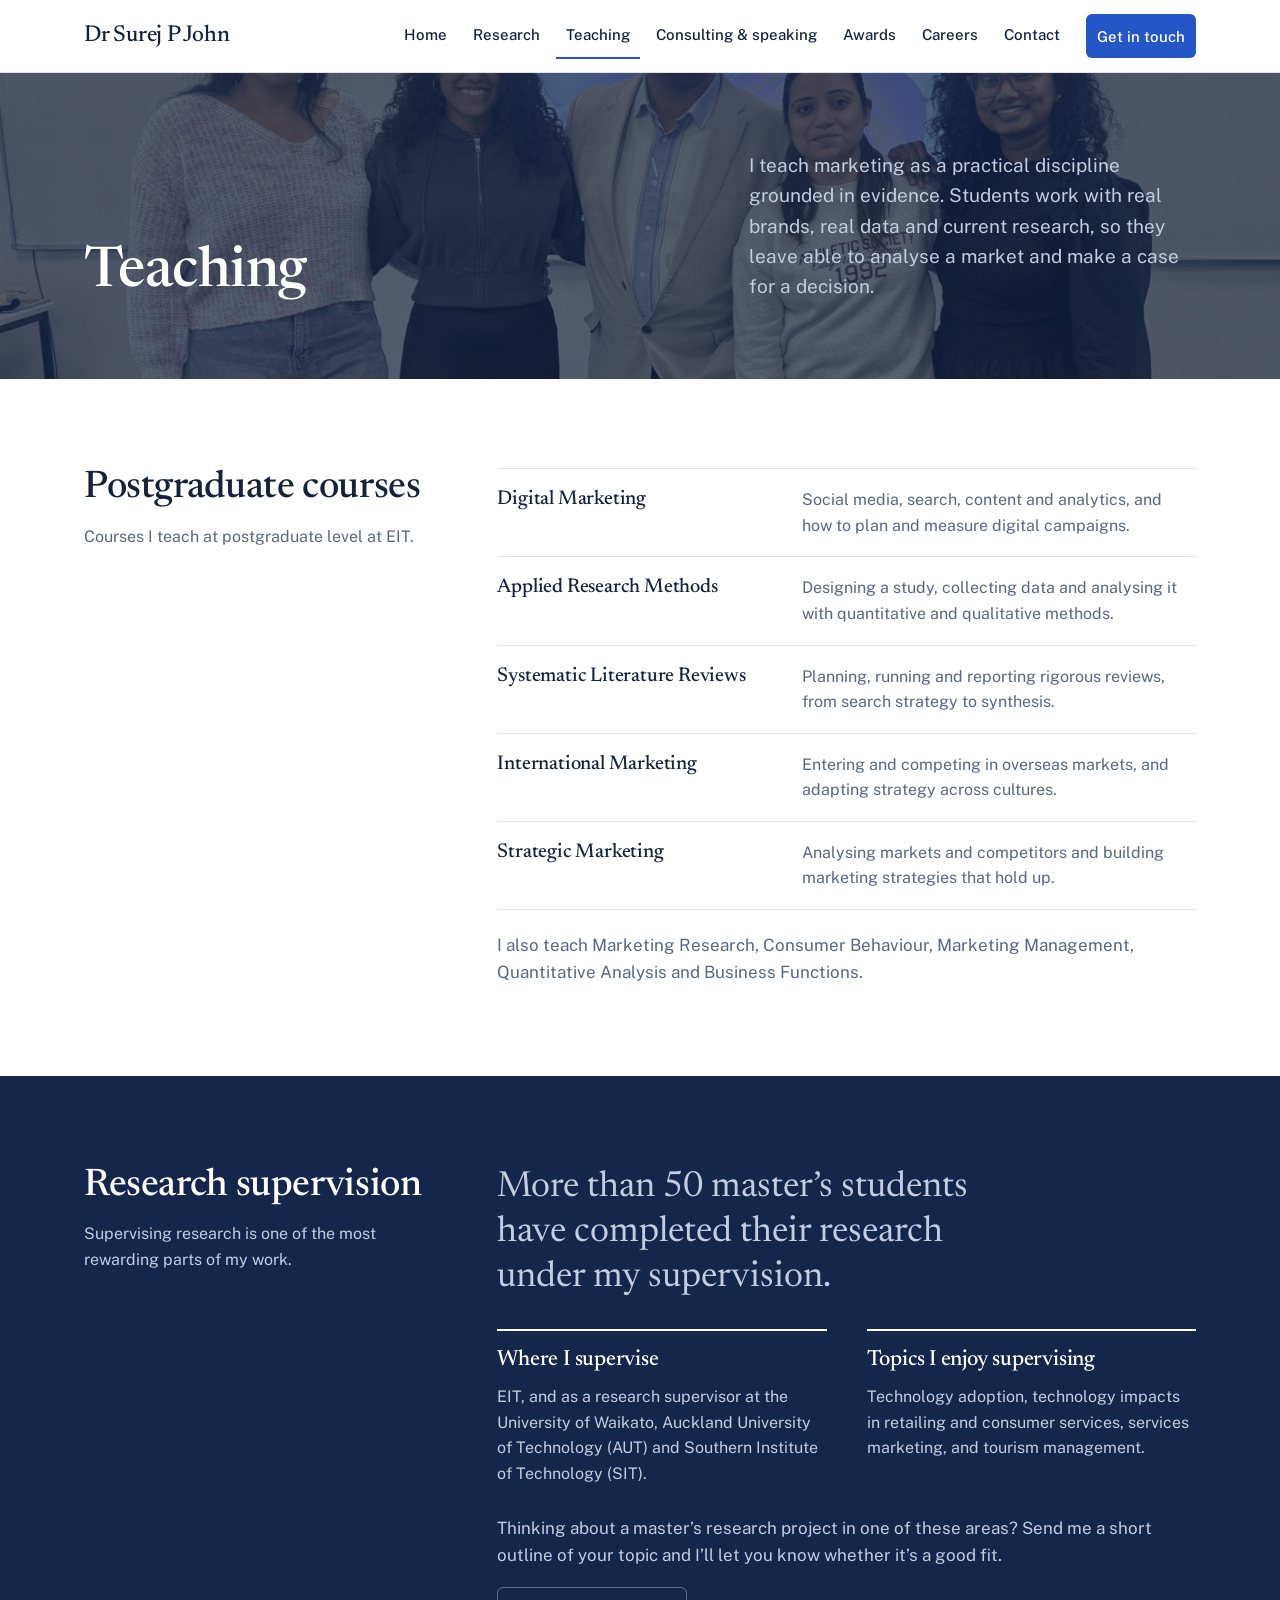
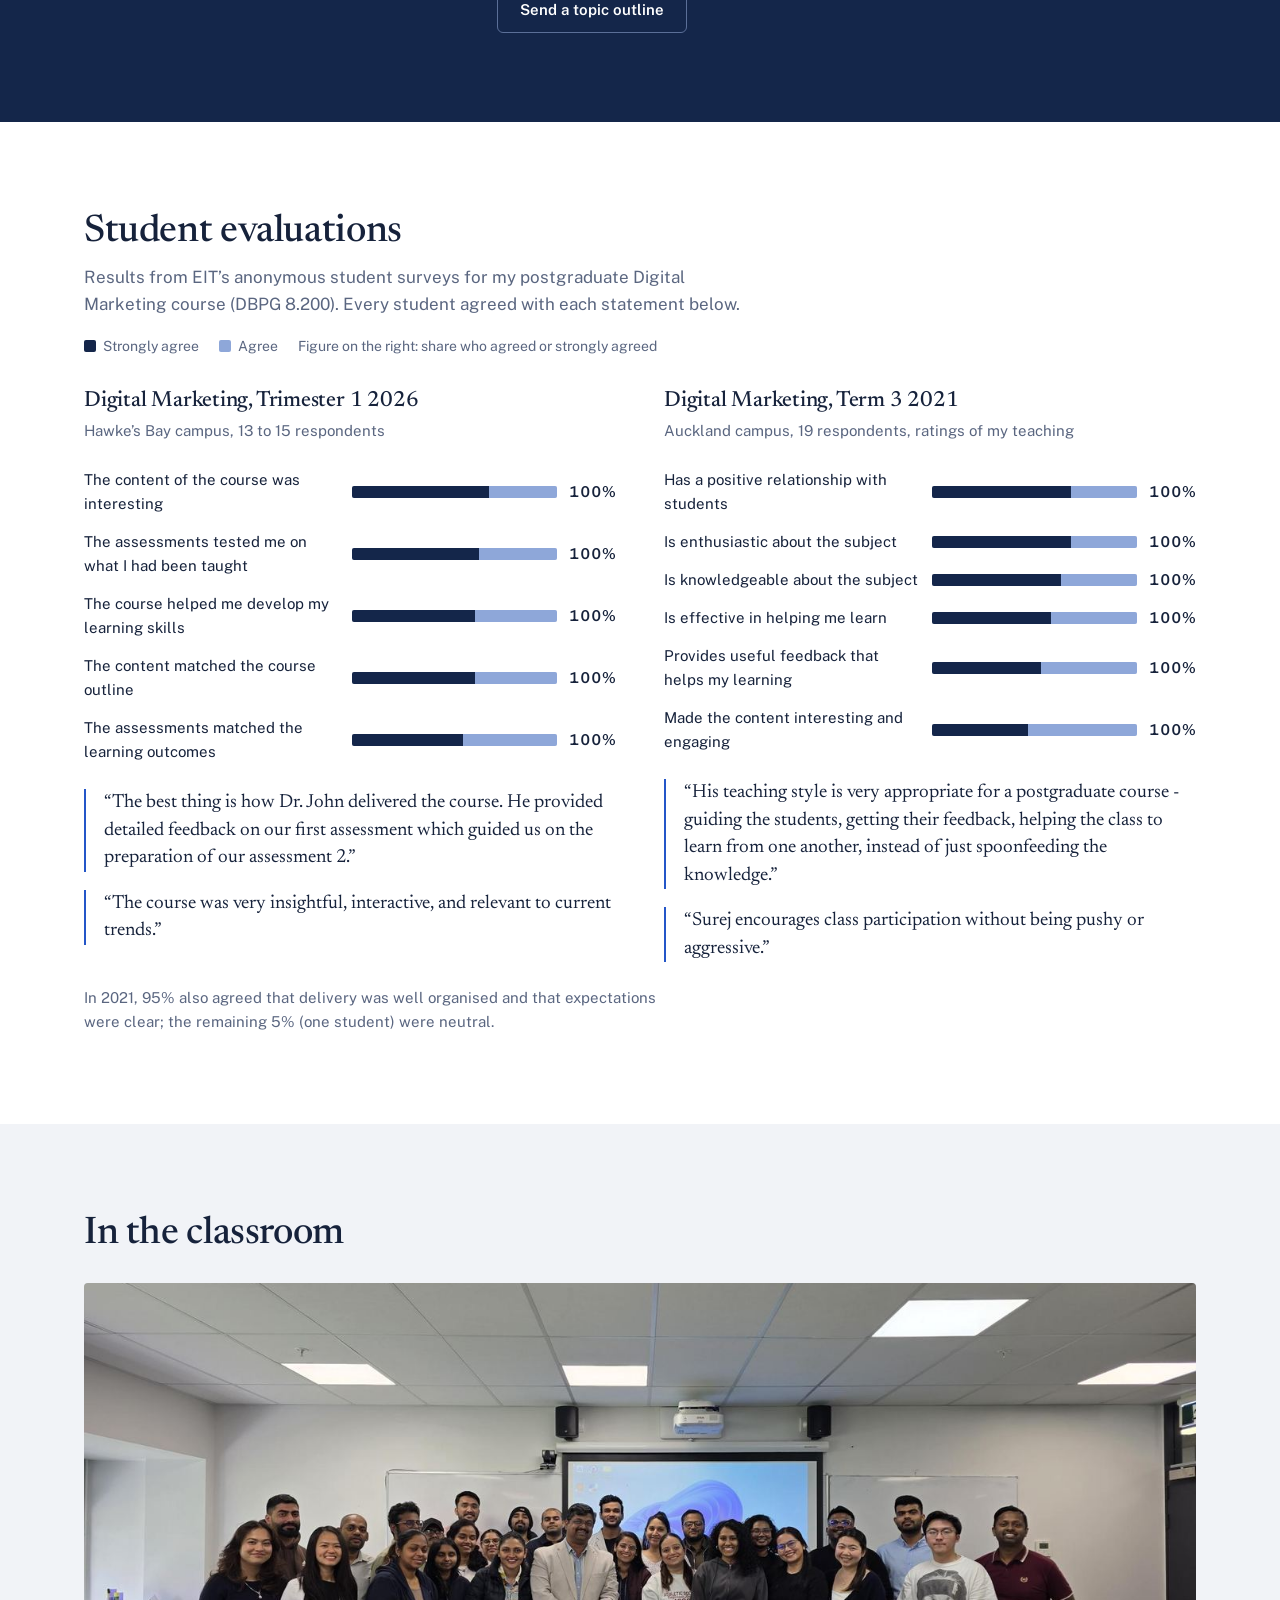
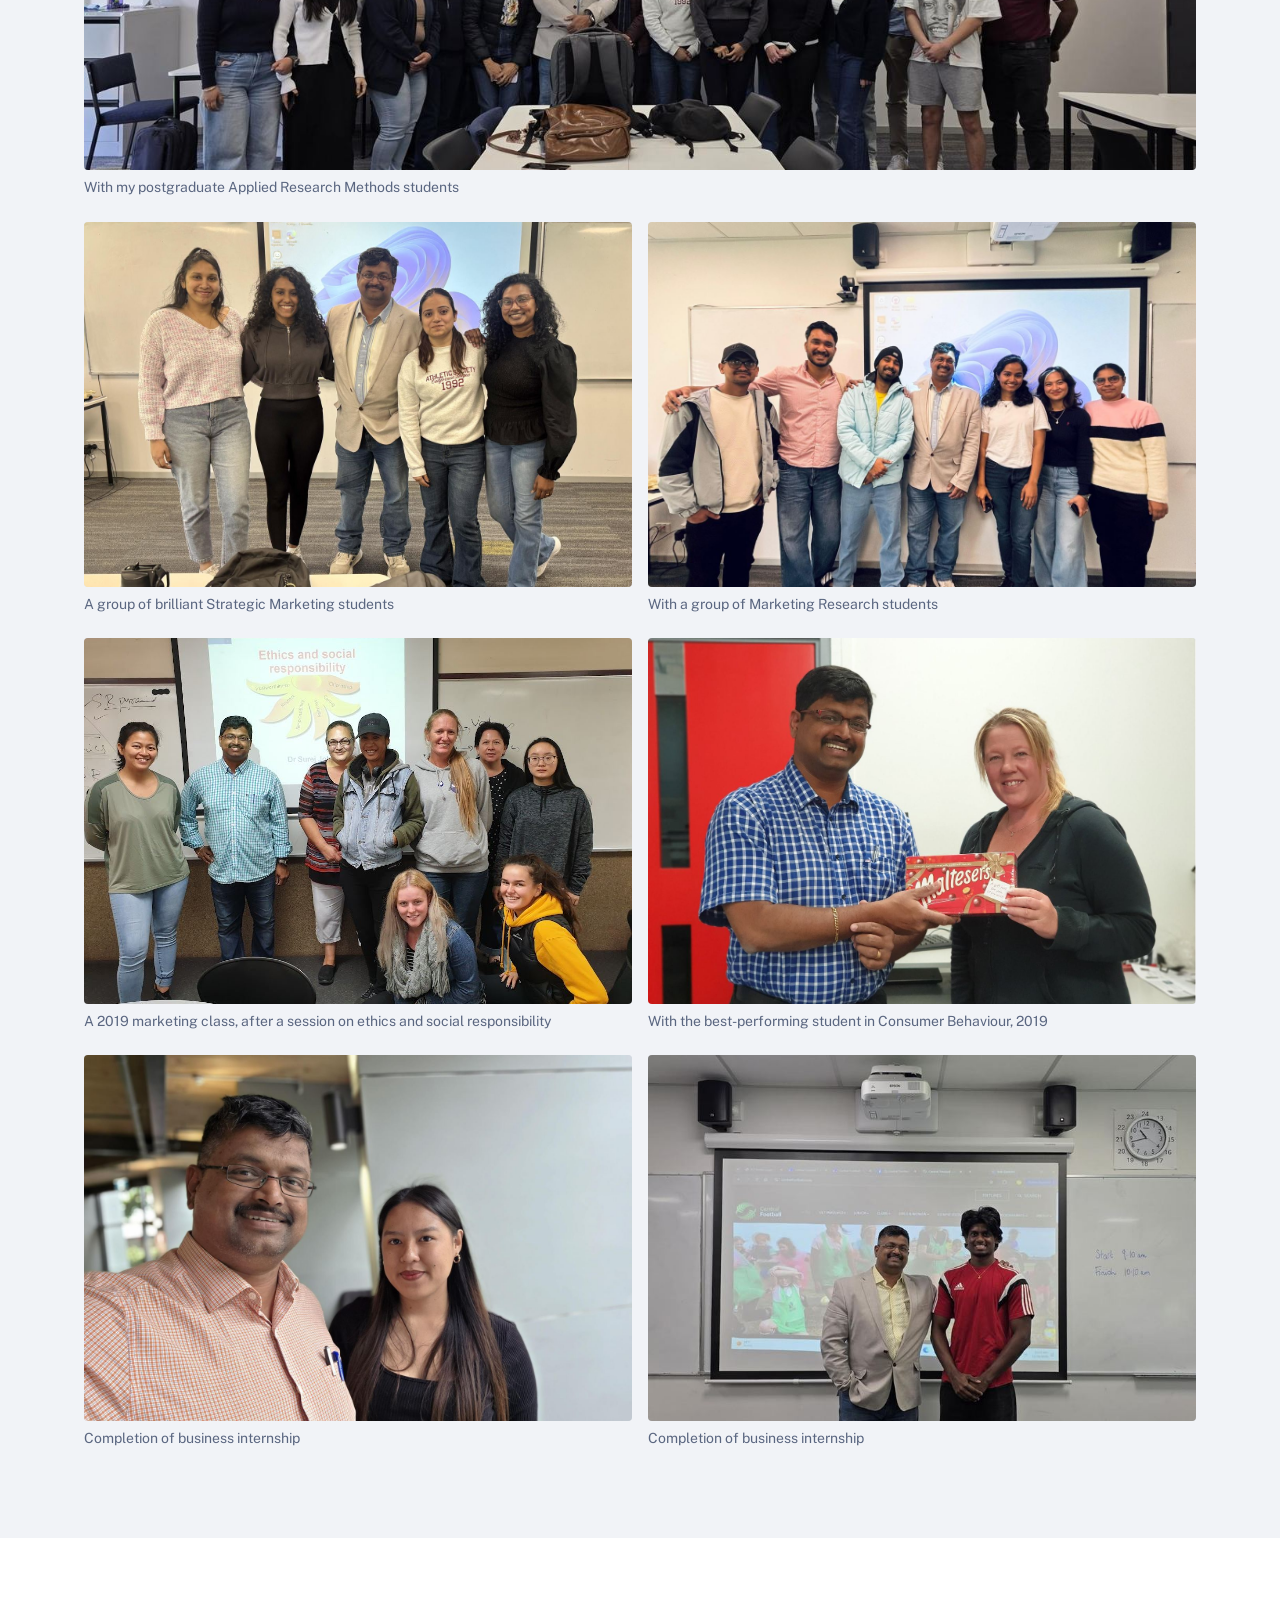
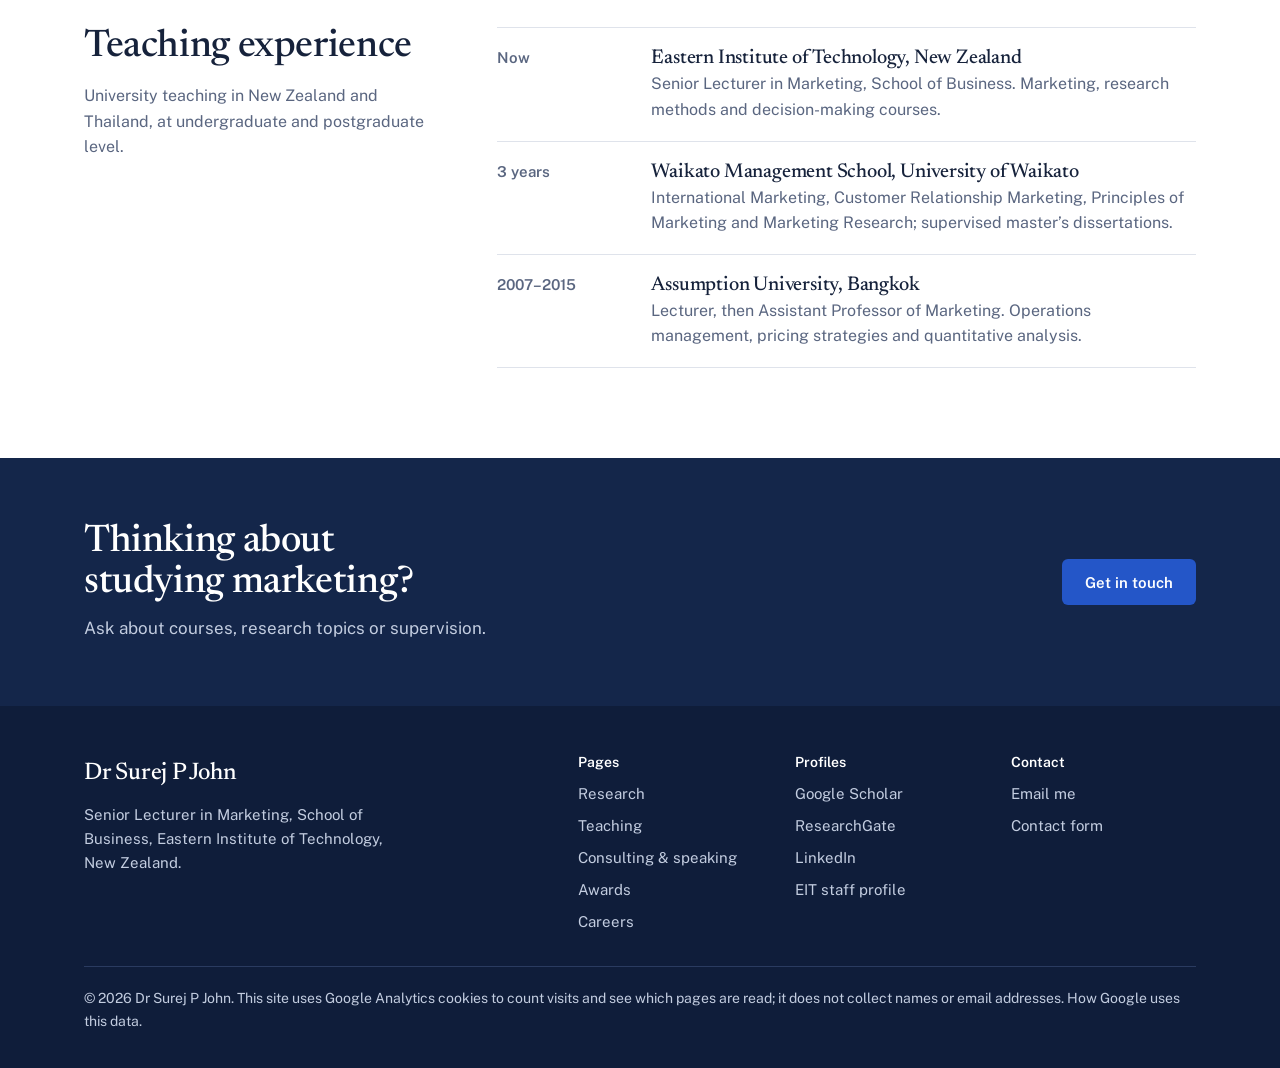
<file: teaching.html>
<!DOCTYPE html>
<html lang="en-NZ">
<head>
<meta charset="utf-8">
<meta name="viewport" content="width=device-width, initial-scale=1">
<title>Teaching | Dr Surej P John</title>
<meta name="description" content="Dr Surej P John teaches postgraduate digital marketing, research methods, systematic literature reviews and strategic marketing at EIT, New Zealand, and has supervised more than 50 master’s research students.">
<meta property="og:title" content="Teaching | Dr Surej P John">
<meta property="og:description" content="Dr Surej P John teaches postgraduate digital marketing, research methods, systematic literature reviews and strategic marketing at EIT, New Zealand, and has supervised more than 50 master’s research students.">
<link rel="canonical" href="https://surejpjohn.com/teaching.html">
<meta property="og:type" content="website">
<meta property="og:site_name" content="Dr Surej P John">
<meta property="og:url" content="https://surejpjohn.com/teaching.html">
<meta property="og:image" content="https://surejpjohn.com/img/portrait.jpg">
<meta name="twitter:card" content="summary">
<link rel="stylesheet" href="css/site.css?v=202611251926">
<script async src="https://www.googletagmanager.com/gtag/js?id=G-HY0EFH1K6Y"></script>
<script>window.dataLayer=window.dataLayer||[];function gtag(){dataLayer.push(arguments);}gtag('js',new Date());gtag('config','G-HY0EFH1K6Y');</script>
</head>
<body>
<a class="skip" href="#main">Skip to content</a>
<header class="top"><div class="wrap">
<a class="name" href="index.html">Dr Surej P John</a>
<button class="mtoggle" type="button" aria-expanded="false" aria-controls="menu">Menu</button>
<nav class="menu" id="menu" aria-label="Main"><a href="index.html">Home</a><a href="research.html">Research</a><a href="teaching.html" aria-current="page">Teaching</a><a href="consulting.html">Consulting &amp; speaking</a><a href="awards.html">Awards</a><a href="careers.html">Careers</a><a href="contact.html">Contact</a><a class="btn btn-solid" href="contact.html">Get in touch</a></nav>
</div></header>
<main id="main">
<section class="phead photo"><img src="img/class/strategic-marketing.jpg" alt="" loading="eager"><div class="wrap"><h1>Teaching</h1><p>I teach marketing as a practical discipline grounded in evidence. Students work with real brands, real data and current research, so they leave able to analyse a market and make a case for a decision.</p></div></section>
<section class="sec"><div class="wrap split">
<header><h2>Postgraduate courses</h2><p>Courses I teach at postgraduate level at EIT.</p></header>
<div>
<ul class="rows">
<li><h3>Digital Marketing</h3><p>Social media, search, content and analytics, and how to plan and measure digital campaigns.</p></li>
<li><h3>Applied Research Methods</h3><p>Designing a study, collecting data and analysing it with quantitative and qualitative methods.</p></li>
<li><h3>Systematic Literature Reviews</h3><p>Planning, running and reporting rigorous reviews, from search strategy to synthesis.</p></li>
<li><h3>International Marketing</h3><p>Entering and competing in overseas markets, and adapting strategy across cultures.</p></li>
<li><h3>Strategic Marketing</h3><p>Analysing markets and competitors and building marketing strategies that hold up.</p></li>
</ul>
<p class="muted" style="margin-top:22px">I also teach Marketing Research, Consumer Behaviour, Marketing Management, Quantitative Analysis and Business Functions.</p>
</div>
</div></section>

<section class="sec navy"><div class="wrap split">
<header><h2>Research supervision</h2><p>Supervising research is one of the most rewarding parts of my work.</p></header>
<div>
<p class="statement">More than 50 master&rsquo;s students have completed their research under my supervision.</p>
<div class="cols" style="grid-template-columns:repeat(2,minmax(0,1fr))">
<div><h3>Where I supervise</h3><p>EIT, and as a research supervisor at the University of Waikato, Auckland University of Technology (AUT) and Southern Institute of Technology (SIT).</p></div>
<div><h3>Topics I enjoy supervising</h3><p>Technology adoption, technology impacts in retailing and consumer services, services marketing, and tourism management.</p></div>
</div>
<p style="margin-top:28px">Thinking about a master&rsquo;s research project in one of these areas? Send me a short outline of your topic and I&rsquo;ll let you know whether it&rsquo;s a good fit.</p>
<p style="margin-top:18px"><a class="btn btn-ghost" href="contact.html#students">Send a topic outline</a></p>
</div>
</div></section>

<section class="sec"><div class="wrap">
<h2 style="margin-bottom:10px">Student evaluations</h2>
<p class="muted">Results from EIT&rsquo;s anonymous student surveys for my postgraduate Digital Marketing course (DBPG 8.200). Every student agreed with each statement below.</p>
<div class="key" style="margin:14px 0 30px"><span><span class="sq" style="--c:var(--navy)"></span>Strongly agree</span><span><span class="sq" style="--c:#8ea7d9"></span>Agree</span><span>Figure on the right: share who agreed or strongly agreed</span></div>
<div class="evals">
<div><h3>Digital Marketing, Trimester 1 2026</h3><p class="small">Hawke&rsquo;s Bay campus, 13 to 15 respondents</p><ul class="evl"><li><span class="el">The content of the course was interesting</span><span class="eb" role="img" aria-label="67% strongly agree, 33% agree"><i style="width:67%"></i><i class="a" style="width:33%"></i></span><span class="ev-n">100%</span></li><li><span class="el">The assessments tested me on what I had been taught</span><span class="eb" role="img" aria-label="62% strongly agree, 38% agree"><i style="width:62%"></i><i class="a" style="width:38%"></i></span><span class="ev-n">100%</span></li><li><span class="el">The course helped me develop my learning skills</span><span class="eb" role="img" aria-label="60% strongly agree, 40% agree"><i style="width:60%"></i><i class="a" style="width:40%"></i></span><span class="ev-n">100%</span></li><li><span class="el">The content matched the course outline</span><span class="eb" role="img" aria-label="60% strongly agree, 40% agree"><i style="width:60%"></i><i class="a" style="width:40%"></i></span><span class="ev-n">100%</span></li><li><span class="el">The assessments matched the learning outcomes</span><span class="eb" role="img" aria-label="54% strongly agree, 46% agree"><i style="width:54%"></i><i class="a" style="width:46%"></i></span><span class="ev-n">100%</span></li></ul>
<blockquote>&ldquo;The best thing is how Dr. John delivered the course. He provided detailed feedback on our first assessment which guided us on the preparation of our assessment 2.&rdquo;</blockquote>
<blockquote>&ldquo;The course was very insightful, interactive, and relevant to current trends.&rdquo;</blockquote></div>
<div><h3>Digital Marketing, Term 3 2021</h3><p class="small">Auckland campus, 19 respondents, ratings of my teaching</p><ul class="evl"><li><span class="el">Has a positive relationship with students</span><span class="eb" role="img" aria-label="68% strongly agree, 32% agree"><i style="width:68%"></i><i class="a" style="width:32%"></i></span><span class="ev-n">100%</span></li><li><span class="el">Is enthusiastic about the subject</span><span class="eb" role="img" aria-label="68% strongly agree, 32% agree"><i style="width:68%"></i><i class="a" style="width:32%"></i></span><span class="ev-n">100%</span></li><li><span class="el">Is knowledgeable about the subject</span><span class="eb" role="img" aria-label="63% strongly agree, 37% agree"><i style="width:63%"></i><i class="a" style="width:37%"></i></span><span class="ev-n">100%</span></li><li><span class="el">Is effective in helping me learn</span><span class="eb" role="img" aria-label="58% strongly agree, 42% agree"><i style="width:58%"></i><i class="a" style="width:42%"></i></span><span class="ev-n">100%</span></li><li><span class="el">Provides useful feedback that helps my learning</span><span class="eb" role="img" aria-label="53% strongly agree, 47% agree"><i style="width:53%"></i><i class="a" style="width:47%"></i></span><span class="ev-n">100%</span></li><li><span class="el">Made the content interesting and engaging</span><span class="eb" role="img" aria-label="47% strongly agree, 53% agree"><i style="width:47%"></i><i class="a" style="width:53%"></i></span><span class="ev-n">100%</span></li></ul>
<blockquote>&ldquo;His teaching style is very appropriate for a postgraduate course - guiding the students, getting their feedback, helping the class to learn from one another, instead of just spoonfeeding the knowledge.&rdquo;</blockquote>
<blockquote>&ldquo;Surej encourages class participation without being pushy or aggressive.&rdquo;</blockquote></div>
</div>
<p class="small" style="margin-top:24px">In 2021, 95% also agreed that delivery was well organised and that expectations were clear; the remaining 5% (one student) were neutral.</p>
</div></section>

<section class="sec mist"><div class="wrap">
<h2 style="margin-bottom:28px">In the classroom</h2>
<div class="gal">
<figure><a href="img/class/applied-research-methods.jpg" target="_blank" rel="noopener"><img src="img/class/applied-research-methods.jpg" width="1400" height="788" loading="lazy" decoding="async" alt="Dr Surej P John with a large class of postgraduate Applied Research Methods students"></a><figcaption>With my postgraduate Applied Research Methods students</figcaption></figure>
<figure><a href="img/class/strategic-marketing.jpg" target="_blank" rel="noopener"><img src="img/class/strategic-marketing.jpg" width="1400" height="1050" loading="lazy" decoding="async" alt="Dr John with four Strategic Marketing students in front of a classroom screen"></a><figcaption>A group of brilliant Strategic Marketing students</figcaption></figure>
<figure><a href="img/class/marketing-research.jpg" target="_blank" rel="noopener"><img src="img/class/marketing-research.jpg" width="1400" height="788" loading="lazy" decoding="async" alt="Dr John with six Marketing Research students in a classroom"></a><figcaption>With a group of Marketing Research students</figcaption></figure>
<figure><a href="img/class/marketing-class-2019.jpg" target="_blank" rel="noopener"><img src="img/class/marketing-class-2019.jpg" width="1044" height="783" loading="lazy" decoding="async" alt="Dr John with nine marketing students in front of a slide titled Ethics and social responsibility"></a><figcaption>A 2019 marketing class, after a session on ethics and social responsibility</figcaption></figure>
<figure><a href="img/class/best-student-consumer-behaviour-2019.jpg" target="_blank" rel="noopener"><img src="img/class/best-student-consumer-behaviour-2019.jpg" width="1400" height="1049" loading="lazy" decoding="async" alt="Dr John presenting a gift to the best-performing Consumer Behaviour student"></a><figcaption>With the best-performing student in Consumer Behaviour, 2019</figcaption></figure>
<figure><a href="img/class/internship-1.jpg" target="_blank" rel="noopener"><img src="img/class/internship-1.jpg" width="1400" height="1050" loading="lazy" decoding="async" alt="Dr John with a student celebrating the completion of her business internship"></a><figcaption>Completion of business internship</figcaption></figure>
<figure><a href="img/class/internship-2.jpg" target="_blank" rel="noopener"><img src="img/class/internship-2.jpg" width="788" height="1400" loading="lazy" decoding="async" alt="Dr John with a student in front of his internship presentation"></a><figcaption>Completion of business internship</figcaption></figure>
</div>
</div></section>

<section class="sec"><div class="wrap split">
<header><h2>Teaching experience</h2><p>University teaching in New Zealand and Thailand, at undergraduate and postgraduate level.</p></header>
<ul class="rows when-list">
<li><span class="when">Now</span><div><h3>Eastern Institute of Technology, New Zealand</h3><p>Senior Lecturer in Marketing, School of Business. Marketing, research methods and decision-making courses.</p></div></li>
<li><span class="when">3 years</span><div><h3>Waikato Management School, University of Waikato</h3><p>International Marketing, Customer Relationship Marketing, Principles of Marketing and Marketing Research; supervised master&rsquo;s dissertations.</p></div></li>
<li><span class="when">2007&ndash;2015</span><div><h3>Assumption University, Bangkok</h3><p>Lecturer, then Assistant Professor of Marketing. Operations management, pricing strategies and quantitative analysis.</p></div></li>
</ul>
</div></section>
<section class="sec navy tight"><div class="wrap close"><div><h2>Thinking about studying marketing?</h2><p style="margin-top:10px">Ask about courses, research topics or supervision.</p></div><a class="btn btn-solid" href="contact.html#students">Get in touch</a></div></section>
</main>
<footer class="foot"><div class="wrap">
<div class="brand"><a class="name" href="index.html">Dr Surej P John</a><p style="margin-top:10px;max-width:34ch">Senior Lecturer in Marketing, School of Business, Eastern Institute of Technology, New Zealand.</p></div>
<div><h4>Pages</h4><ul><li><a href="research.html">Research</a></li><li><a href="teaching.html">Teaching</a></li><li><a href="consulting.html">Consulting &amp; speaking</a></li><li><a href="awards.html">Awards</a></li><li><a href="careers.html">Careers</a></li></ul></div>
<div><h4>Profiles</h4><ul><li><a href="https://scholar.google.com/citations?user=oiIQG0sAAAAJ&amp;hl=en" target="_blank" rel="me noopener">Google Scholar</a></li><li><a href="https://www.researchgate.net/profile/Surej-John" target="_blank" rel="me noopener">ResearchGate</a></li><li><a href="https://www.linkedin.com/in/surej-p-john-48a13570/" target="_blank" rel="me noopener">LinkedIn</a></li><li><a href="https://www.eit.ac.nz/staff/dr-surej-p-john/" target="_blank" rel="noopener">EIT staff profile</a></li></ul></div>
<div><h4>Contact</h4><ul><li><a href="mailto:spjohn@eit.ac.nz">Email me</a></li><li><a href="contact.html">Contact form</a></li></ul></div>
<p class="base">&copy; 2026 Dr Surej P John. This site uses Google Analytics cookies to count visits and see which pages are read; it does not collect names or email addresses. <a href="https://policies.google.com/technologies/partner-sites" target="_blank" rel="noopener">How Google uses this data</a>.</p>
</div></footer>
<script src="js/site.js?v=202611251926"></script>
</body>
</html>
</file>
<file: css/site.css>
/* VOICE   formal and warm: a scholar who teaches. Photography of real classes carries the warmth; type carries the authority
   IDEA    a faculty profile page from a good university press: big photography, a serif name, CV-style sections
   PICTURE edge-to-edge split hero with a real classroom photo; publication timeline as the one data graphic
   COLOUR  white paper, deep ink navy fields, mist bands, one clear blue for links and actions
   TYPE    Newsreader (display serif) + Public Sans (text and interface)
   LAYOUT  sections use a left title column and right content column; phones stack title, picture, content */
@import url('https://fonts.googleapis.com/css2?family=Newsreader:opsz,wght@6..72,400;6..72,500;6..72,600&family=Public+Sans:wght@400;500;600&display=swap');

:root{color-scheme:light dark;
--paper:light-dark(#ffffff,#0d1525);
--ink:light-dark(#16223b,#e6ebf3);
--muted:light-dark(#5a6680,#a6b1c6);
--mist:light-dark(#f1f3f7,#131d31);
--line:light-dark(#dfe3eb,#26324a);
--navy:#14264a;
--navy-2:#1d3561;
--on-navy:#ffffff;
--on-navy-muted:#c3cde0;
--blue:light-dark(#2456c8,#7ea3f2);
--blue-solid:#2456c8;
--th-social:#2f62d6;--th-cx:#0f8076;--th-ai:#7a52c4;--th-cb:#c07a12;
--serif:"Newsreader",Georgia,"Times New Roman",serif;
--sans:"Public Sans",system-ui,-apple-system,"Segoe UI",sans-serif;
--gut:max(5vw,20px)}
:root[data-theme=light]{color-scheme:light}
:root[data-theme=dark]{color-scheme:dark}
*{box-sizing:border-box;min-width:0}
html{scroll-padding-top:88px;-webkit-text-size-adjust:100%}
body{margin:0;background:var(--paper);color:var(--ink);font:17px/1.6 var(--sans);overflow-x:clip}
img{max-width:100%;height:auto;display:block}
a{color:var(--blue);text-underline-offset:3px;text-decoration-thickness:1px}
a:hover{text-decoration-thickness:2px}
h1,h2,h3{font-family:var(--serif);font-weight:500;color:inherit;margin:0;text-wrap:balance;letter-spacing:-.01em}
h1{font-size:clamp(40px,5.6vw,64px);line-height:1.02}
h2{font-size:clamp(28px,3.2vw,38px);line-height:1.1}
h3{font-size:22px;line-height:1.25}
p{margin:0 0 1em;max-width:66ch}
p:last-child{margin-bottom:0}
.wrap{max-width:1240px;margin:0 auto;padding-inline:var(--gut)}
.sec{padding-block:clamp(56px,7vw,104px)}
.sec.mist{background:var(--mist)}
.sec.navy{background:var(--navy);color:var(--on-navy)}
.sec.navy p{color:var(--on-navy-muted)}
.sec.tight{padding-block:clamp(40px,5vw,64px)}
.lead{font-size:20px;line-height:1.55;color:var(--muted)}
.muted{color:var(--muted)}
.small{font-size:15px;color:var(--muted)}
.skip{position:absolute;left:-999px;top:8px;background:var(--blue-solid);color:#fff;padding:10px 14px;border-radius:6px;z-index:50}
.skip:focus{left:12px}
:focus-visible{outline:3px solid var(--blue);outline-offset:3px}

/* header */
.top{position:sticky;top:0;z-index:30;background:var(--paper);border-bottom:1px solid var(--line)}
.top .wrap{display:flex;align-items:center;gap:24px;min-height:72px}
.name{font-family:var(--serif);font-size:23px;font-weight:500;color:var(--ink);text-decoration:none;white-space:nowrap;letter-spacing:-.01em}
.name:hover{color:var(--blue)}
.menu{margin-left:auto;display:flex;align-items:center;gap:6px}
.menu a{color:var(--ink);text-decoration:none;font-size:15px;font-weight:500;padding:10px 10px;min-height:44px;display:inline-flex;align-items:center;border-bottom:2px solid transparent}
.menu a:hover{color:var(--blue)}
.menu a[aria-current=page]{border-bottom-color:var(--blue)}
.menu .btn{margin-left:10px;border-bottom:0}
.mtoggle{display:none}
.btn{display:inline-flex;align-items:center;justify-content:center;min-height:46px;padding:11px 22px;border-radius:6px;font:600 15px var(--sans);text-decoration:none;border:1.5px solid transparent;cursor:pointer;white-space:nowrap}
.btn-solid{background:var(--blue-solid);color:#fff}
.btn-solid:hover{background:#1b46a8;color:#fff}
.menu .btn-solid,.menu .btn-solid:hover{color:#fff}
.btn-ghost{border-color:currentColor;color:var(--ink);background:transparent}
.btn-ghost:hover{color:var(--blue)}
.navy .btn-ghost,.hero .btn-ghost{color:#fff;border-color:#5b6f98}
.navy .btn-ghost:hover,.hero .btn-ghost:hover{border-color:#fff;color:#fff}
.hero .tlink{color:#fff;padding:12px 6px}
.actions{display:flex;flex-wrap:wrap;gap:12px;align-items:center}
.tlink{font-weight:600;text-decoration:none;color:var(--blue)}
.tlink:hover{text-decoration:underline}

/* home hero: navy text panel + photo to the edge */
.hero{display:grid;grid-template-columns:minmax(0,5fr) minmax(0,6fr);background:var(--navy);color:#fff;min-height:min(640px,80svh)}
.hero-text{padding:clamp(48px,6vw,96px) clamp(28px,4vw,64px) clamp(48px,6vw,88px) max(var(--gut),calc((100vw - 1240px)/2 + var(--gut)));display:flex;flex-direction:column;justify-content:center}
.hero h1{color:#fff;margin-bottom:18px;white-space:nowrap;font-size:clamp(32px,4.4vw,56px)}
.hero .role{font-size:18px;color:#dbe3f2;margin-bottom:22px;max-width:34ch}
.hero .intro{color:var(--on-navy-muted);font-size:18px;margin-bottom:30px;max-width:44ch}
.hero-photo{position:relative;min-height:320px}
.hero-photo img{position:absolute;inset:0;width:100%;height:100%;object-fit:cover;object-position:50% 40%}
.hero-photo figcaption{position:absolute;left:16px;bottom:14px;font-size:13px;color:#fff;background:rgba(10,20,40,.62);padding:5px 10px;border-radius:4px}

/* page headers */
.phead{background:var(--navy);color:#fff}
.phead .wrap{padding-block:clamp(48px,6vw,84px);display:grid;grid-template-columns:minmax(0,7fr) minmax(0,5fr);gap:40px;align-items:end}
.phead h1{font-size:clamp(38px,5vw,56px)}
.phead p{color:var(--on-navy-muted);font-size:19px;margin:0}
.phead.photo{position:relative;overflow:hidden}
.phead.photo>img{position:absolute;inset:0;width:100%;height:100%;object-fit:cover;object-position:50% 35%;opacity:.28}
.phead.photo .wrap{position:relative}

/* split section: title column + content column */
.split{display:grid;grid-template-columns:minmax(0,4fr) minmax(0,8fr);gap:clamp(28px,5vw,80px)}
.split>header h2{margin-bottom:14px}
.split>header p{color:var(--muted);font-size:16px}
.navy .split>header p{color:var(--on-navy-muted)}
@media(min-width:901px){.split>header{position:sticky;top:104px;align-self:start}}

/* about on home */
.about{display:grid;grid-template-columns:minmax(0,4fr) minmax(0,7fr);gap:clamp(32px,5vw,80px);align-items:center}
.about img{width:100%;aspect-ratio:4/5;object-fit:cover;border-radius:4px}
.about h2{margin-bottom:18px}
.creds{display:grid;grid-template-columns:repeat(2,minmax(0,1fr));gap:24px 40px;margin-top:28px}
.cr{border-top:2px solid var(--ink);padding-top:10px}
.cr+.cr{margin-top:24px}
.cr b{display:block;font-family:var(--serif);font-weight:500;font-size:21px;color:var(--ink);line-height:1.2;margin-bottom:6px}
.jlist{list-style:none;padding:0;margin:0}
.jlist li{font-size:15px;color:var(--muted);padding:5px 0;border-top:1px solid var(--line)}
.jlist li:first-child{border-top:0}
.rows .jlist{grid-column:auto}

/* now list */
.now{list-style:none;padding:0;margin:0}
.now li{display:grid;grid-template-columns:120px minmax(0,1fr);gap:20px;padding:18px 0;border-top:1px solid var(--line)}
.now li:last-child{border-bottom:1px solid var(--line)}
.now .when{font-weight:600;font-size:15px;color:var(--muted);white-space:nowrap}
.now b{font-weight:600}

/* publication timeline */
.tline{margin-top:8px}
.tl-cols{display:grid;grid-auto-flow:column;grid-auto-columns:minmax(0,1fr);gap:6px;align-items:end;height:190px;border-bottom:1px solid var(--ink)}
.tl-col{display:flex;flex-direction:column-reverse;align-items:center;gap:4px;padding-bottom:4px}
.tl-col button{all:unset;display:block;width:min(100%,22px);aspect-ratio:1;border-radius:3px;cursor:pointer;background:var(--c)}
.tl-col button:hover,.tl-col button:focus-visible,.tl-col button.on{outline:2px solid var(--ink);outline-offset:1px}
.tl-years{display:grid;grid-auto-flow:column;grid-auto-columns:minmax(0,1fr);gap:6px;margin-top:8px;font-size:13px;color:var(--muted);text-align:center;font-variant-numeric:tabular-nums}
.tl-cap{min-height:3.2em;margin-top:16px;font-size:16px;color:var(--muted)}
.tl-cap b{color:var(--ink);font-weight:600}
.legend{display:flex;flex-wrap:wrap;gap:10px 22px;margin-top:18px;font-size:15px}
.legend span{display:inline-flex;align-items:center;gap:8px}
.sq{display:inline-block;width:12px;height:12px;border-radius:2px;background:var(--c);flex:none}
@media (prefers-reduced-motion:no-preference){.tline.play .tl-col button{animation:rise .5s cubic-bezier(.2,.8,.2,1) backwards}}
@keyframes rise{from{opacity:0;transform:translateY(16px)}}

/* themes list */
.themes{list-style:none;padding:0;margin:0;display:grid;grid-template-columns:repeat(2,minmax(0,1fr));gap:0 48px}
.themes li{padding:22px 0;border-top:1px solid var(--line)}
.themes h3{display:flex;align-items:baseline;gap:10px;font-size:21px;margin-bottom:6px}
.themes h3 .sq{transform:translateY(-2px)}
.themes .n{display:block;margin-top:8px;font-size:14px;font-weight:600;color:var(--ink)}
.themes p{font-size:16px;color:var(--muted)}

/* bibliography */
.bib{list-style:none;padding:0;margin:0}
.bib li{padding:20px 0;border-top:1px solid var(--line)}
.bib .t{font-family:var(--serif);font-size:20px;line-height:1.3;display:block;color:var(--ink)}
.bib .m{display:block;font-size:15px;color:var(--muted);margin-top:6px}
.bib .tag{display:inline-flex;align-items:center;gap:7px;font-size:14px;color:var(--muted);margin-top:8px}
.bib a{overflow-wrap:anywhere}
.yr{display:grid;grid-template-columns:96px minmax(0,1fr);gap:24px;border-top:2px solid var(--ink);padding-top:14px;margin-top:28px}
.yr>h3{font-family:var(--sans);font-weight:600;font-size:18px;font-variant-numeric:tabular-nums}
.yr .bib li:first-child{border-top:0;padding-top:0}
.tools{display:flex;flex-wrap:wrap;gap:12px 20px;align-items:end;margin-bottom:8px}
.search{width:min(100%,340px);min-height:46px;padding:10px 14px;font:16px var(--sans);border:1.5px solid var(--line);border-radius:6px;background:var(--paper);color:var(--ink)}
.chips{display:flex;flex-wrap:wrap;gap:8px}
.chip{min-height:44px;padding:8px 14px;border-radius:6px;border:1.5px solid var(--line);background:var(--paper);color:var(--ink);font:500 15px var(--sans);cursor:pointer;display:inline-flex;align-items:center;gap:8px}
.chip[aria-pressed=true]{border-color:var(--ink);background:var(--ink);color:var(--paper)}
.empty{padding:28px 0;color:var(--muted)}

/* columns of text separated by rules */
.cols{display:grid;grid-template-columns:repeat(3,minmax(0,1fr));gap:40px}
.cols>div{border-top:2px solid currentColor;padding-top:16px;display:flex;flex-direction:column}
.cols h3{margin-bottom:10px}
.cols p{font-size:16px;color:var(--muted)}
.navy .cols p{color:var(--on-navy-muted)}
.cols .tlink{display:inline-block;margin-top:auto;padding-top:14px}
.navy .tlink{color:#fff}
.rows{list-style:none;padding:0;margin:0}
.rows>li{display:grid;grid-template-columns:minmax(0,5fr) minmax(0,7fr);gap:24px;padding:18px 0;border-top:1px solid var(--line)}
.rows>li:last-child{border-bottom:1px solid var(--line)}
.rows h3{font-size:20px}
.rows p{font-size:16px;color:var(--muted)}
.rows.one>li{grid-template-columns:minmax(0,1fr);gap:4px}
.when-list>li{grid-template-columns:130px minmax(0,1fr)}
.when-list .when{font-weight:600;color:var(--muted);font-size:15px;white-space:nowrap}

.talkimg{display:block;max-width:520px;margin-top:16px;border:1px solid var(--line);border-radius:4px;overflow:hidden}

/* statement */
.statement{font-family:var(--serif);font-size:clamp(26px,3vw,36px);line-height:1.25;max-width:26ch;margin:0 0 28px;color:var(--ink)}
.navy .statement{color:#fff}

/* grant */
.grant{display:grid;grid-template-columns:auto minmax(0,1fr);gap:28px;align-items:start;padding:24px 0;border-top:2px solid var(--ink);border-bottom:1px solid var(--line)}
.grant .amt{font-family:var(--serif);font-size:34px;line-height:1;white-space:nowrap}

/* evaluations */
.evals{display:grid;grid-template-columns:repeat(2,minmax(0,1fr));gap:48px}
.evals h3{margin-bottom:4px}
.evl{list-style:none;padding:0;margin:18px 0}
.evl li{display:grid;grid-template-columns:minmax(0,1.25fr) minmax(0,1fr) auto;gap:12px;align-items:center;padding:7px 0;font-size:15px}
.eb{display:flex;height:12px;border-radius:2px;overflow:hidden;background:var(--line)}
.eb i{display:block;height:100%;background:var(--navy)}
.eb i.a{background:#8ea7d9}
:root[data-theme=dark] .eb i:not(.a){background:#6f93e0}
@media(prefers-color-scheme:dark){:root:not([data-theme=light]) .eb i:not(.a){background:#6f93e0}}
.ev-n{font-weight:600;font-variant-numeric:tabular-nums}
.key{display:flex;flex-wrap:wrap;gap:8px 20px;font-size:14px;color:var(--muted);margin-top:4px}
.key span{display:inline-flex;align-items:center;gap:7px}
blockquote{margin:18px 0 0;font-family:var(--serif);font-size:19px;line-height:1.45;color:var(--ink);padding-left:18px;border-left:2px solid var(--blue)}

/* gallery: one wide photo, then pairs */
.gal{display:grid;grid-template-columns:repeat(2,minmax(0,1fr));gap:24px 16px}
.gal figure{margin:0}
.gal figure:first-child{grid-column:1/-1}
.gal a{display:block;overflow:hidden;border-radius:4px;background:var(--line)}
.gal img{width:100%;aspect-ratio:3/2;object-fit:cover;object-position:50% 45%}
.gal figure:first-child img{aspect-ratio:16/7}
.gal.three{grid-template-columns:repeat(3,minmax(0,1fr))}
.gal figcaption{font-size:14px;color:var(--muted);margin-top:8px;line-height:1.4}
.sketch{width:132px;aspect-ratio:4/5;object-fit:cover;border-radius:4px;margin-bottom:20px;background:#fff}

/* awards */
.award .doc img{max-height:420px;width:auto;max-width:100%;margin-inline:auto}
.award{display:grid;grid-template-columns:minmax(0,5fr) minmax(0,7fr);gap:clamp(24px,4vw,56px);align-items:center;padding:32px 0;border-top:1px solid var(--line)}
.award:last-child{border-bottom:1px solid var(--line)}
.award h3{margin-bottom:8px}
.award p{color:var(--muted);font-size:16px}
.doc{display:block;border:1px solid var(--line);border-radius:4px;overflow:hidden;background:#fff}
.doc img{width:100%}
.doc.crop img{aspect-ratio:4/3;object-fit:cover;object-position:top}
.certs{display:grid;grid-template-columns:repeat(3,minmax(0,1fr));gap:36px 28px}
.certs h3{font-size:19px;margin:14px 0 6px}
.certs p{font-size:15px;color:var(--muted);margin-bottom:8px}

/* careers */
.fbjoin{display:grid;grid-template-columns:minmax(0,7fr) minmax(0,5fr);gap:clamp(28px,5vw,72px);align-items:center}
.fbjoin h2{margin-bottom:14px}
.ticks2{list-style:none;padding:0;margin:18px 0 0;display:grid;gap:10px}
.ticks2 li{padding-left:30px;position:relative}
.ticks2 li::before{content:"";position:absolute;left:4px;top:.55em;width:12px;height:7px;border-left:2.5px solid var(--blue);border-bottom:2.5px solid var(--blue);transform:rotate(-45deg)}
.fbcard{margin:0;background:#ff9a5c;color:#2a2140;border-radius:8px;padding:clamp(28px,4vw,48px);display:flex;flex-direction:column;gap:10px;aspect-ratio:1640/856;justify-content:center}
.fbcard .fbtag{align-self:flex-start;background:#2a2140;color:#fff;border-radius:999px;padding:5px 14px;font-size:14px;font-weight:600}
.fbcard strong{font-family:var(--serif);font-weight:500;font-size:clamp(28px,3.4vw,44px);line-height:1.05}
.fbcard>span:last-child{font-size:16px}
@media (max-width:960px){.fbjoin{grid-template-columns:minmax(0,1fr)}}

.sec-head{margin-bottom:26px}
.sec-head h2{margin-bottom:8px}
.jobs{list-style:none;padding:0;margin:0}
.jobs li{display:flex;flex-wrap:wrap;align-items:center;justify-content:space-between;gap:16px 32px;padding:22px 0;border-top:1px solid var(--line)}
.jobs li:last-child{border-bottom:1px solid var(--line)}
.jb-main{flex:1 1 420px;min-width:0}
.jobs h4{font-size:20px;line-height:1.3;margin:0 0 4px}
.jb-meta{color:var(--muted);font-size:16px;margin:0}
.jb-note{font-size:15px;margin:6px 0 0}
.jb-tags{display:flex;flex-wrap:wrap;gap:8px;margin:10px 0 0}
.jb-type,.jb-close{font-size:13.5px;font-weight:600;padding:4px 10px;border-radius:999px;background:var(--mist);color:var(--ink);white-space:nowrap}
.jb-close.soon{background:#fde4d9;color:#8a2c12}
.jobs-empty{padding:22px 24px;background:var(--mist);border-radius:6px}

/* contact */
.contact{display:grid;grid-template-columns:minmax(0,7fr) minmax(0,5fr);gap:clamp(28px,5vw,72px);align-items:start}
.form{display:grid;gap:18px}
.form label{display:block;font-weight:600;font-size:15px;margin-bottom:6px}
.form input,.form select,.form textarea{width:100%;min-height:48px;padding:11px 14px;font:16px var(--sans);border:1.5px solid var(--line);border-radius:6px;background:var(--paper);color:var(--ink)}
.form textarea{min-height:160px;resize:vertical}
.form input:focus,.form select:focus,.form textarea:focus{border-color:var(--blue)}
.two{display:grid;grid-template-columns:repeat(2,minmax(0,1fr));gap:18px}
.err{display:none;color:#b42318;font-size:14px;margin-top:5px}
.bad .err{display:block}
.bad input,.bad textarea{border-color:#b42318}
.done{display:none;border-left:3px solid var(--th-cx);background:var(--mist);padding:18px 20px;border-radius:4px}
.done.show{display:block}
.done pre{white-space:pre-wrap;font:14px/1.5 var(--sans);background:var(--paper);border:1px solid var(--line);border-radius:4px;padding:12px;margin:12px 0;overflow-x:auto}
.card-navy{background:var(--navy);color:#fff;border-radius:6px;padding:32px}
.card-navy h2{font-size:28px;margin-bottom:8px}
.card-navy p{color:var(--on-navy-muted)}
.card-navy dl{margin:20px 0 0}
.card-navy dt{font-size:14px;color:var(--on-navy-muted);margin-top:18px}
.card-navy dd{margin:2px 0 0;font-size:17px}
.card-navy a{color:#fff;font-weight:600;overflow-wrap:anywhere}

/* closing band + footer */
.close{display:flex;flex-wrap:wrap;align-items:center;justify-content:space-between;gap:24px}
.close h2{max-width:20ch;color:#fff}
.foot{background:#0f1d3a;color:var(--on-navy-muted);font-size:15px}
.foot .wrap{padding-block:48px 36px;display:grid;grid-template-columns:minmax(0,5fr) repeat(3,minmax(0,2fr));gap:32px}
.foot .name{color:#fff;font-size:24px}
.foot h4{margin:0 0 12px;font:600 14px var(--sans);color:#fff}
.foot ul{list-style:none;padding:0;margin:0;display:grid;gap:8px}
.foot a{color:var(--on-navy-muted);text-decoration:none}
.foot a:hover{color:#fff;text-decoration:underline}
.foot .base{max-width:none;grid-column:1/-1;border-top:1px solid #2a3b60;padding-top:20px;font-size:14px}

/* responsive */
@media (max-width:1080px){.menu a{padding:10px 7px;font-size:14.5px}}
@media (max-width:960px){
.mtoggle{display:inline-flex;margin-left:auto;align-items:center;gap:8px;min-height:44px;padding:8px 14px;border:1.5px solid var(--line);border-radius:6px;background:var(--paper);color:var(--ink);font:600 15px var(--sans);cursor:pointer}
.menu{display:none;position:absolute;top:100%;left:0;right:0;background:var(--paper);border-bottom:1px solid var(--line);flex-direction:column;align-items:stretch;padding:8px var(--gut) 20px;gap:0}
.top.open .menu{display:flex}
.menu a{padding:12px 0;font-size:17px;border-bottom:1px solid var(--line)}
.menu a[aria-current=page]{color:var(--blue);border-bottom-color:var(--line)}
.menu .btn{margin:14px 0 0;border-bottom:0}
.top .wrap{position:relative}
.hero{grid-template-columns:minmax(0,1fr)}
.hero-photo{order:-1;min-height:0;aspect-ratio:16/9}
.hero-text{padding:40px var(--gut) 48px}
.split,.about,.phead .wrap,.contact{grid-template-columns:minmax(0,1fr)}
.about img{max-width:340px}
.cols,.certs,.gal.three{grid-template-columns:repeat(2,minmax(0,1fr))}
.gal.three figure:last-child{grid-column:1/-1}
.evals{grid-template-columns:minmax(0,1fr)}
.foot .wrap{grid-template-columns:repeat(3,minmax(0,1fr))}
.foot .brand{grid-column:1/-1}
}
@media (max-width:640px){
body{font-size:16px}
.lead,.hero .intro{font-size:17px}
.cols,.certs,.themes,.two,.creds{grid-template-columns:minmax(0,1fr)}
.rows>li,.award,.when-list>li,.now>li{grid-template-columns:minmax(0,1fr);gap:6px}
.yr{grid-template-columns:minmax(0,1fr);gap:8px}
.grant{grid-template-columns:minmax(0,1fr);gap:10px}
.gal,.gal.three{grid-template-columns:minmax(0,1fr)}
.gal figure:first-child img{aspect-ratio:3/2}
.tl-cols{height:150px;gap:3px}
.tl-years{gap:3px;font-size:11px}
.tl-years span:nth-child(even){visibility:hidden}
.evl li{grid-template-columns:minmax(0,1fr) auto;row-gap:4px}
.evl .el{grid-column:1/-1}
.foot .wrap{grid-template-columns:repeat(2,minmax(0,1fr))}
.name{font-size:20px}
}
@media (prefers-reduced-motion:reduce){*{animation:none!important;transition:none!important;scroll-behavior:auto!important}}

@media (min-width:1500px){.hero{grid-template-columns:minmax(0,1fr) minmax(0,1fr)}}
.lede{font-size:18px;color:var(--muted);max-width:62ch}
.tips{margin:0;padding-left:18px;font-size:16px;color:var(--muted)}
.tips li{margin-bottom:10px}
.tips strong,.tipnote strong{color:var(--ink,inherit)}
.cols p.tipnote{margin:0 0 12px}
.cols .tips+.tipnote{margin-top:6px}
.conf-now{border-top:2px solid currentColor;padding-top:16px;margin-bottom:36px;max-width:820px}
.conf-now h3{margin-bottom:6px}
.conf-now>p{margin-bottom:12px}
.tips ul{margin:8px 0 0;padding-left:18px}
.jb-regions{margin:0 0 36px}
.jb-regions p{font-size:15px;color:var(--muted);margin:0 0 10px}
.jb-regions ul{list-style:none;padding:0;margin:0;display:flex;flex-wrap:wrap;gap:8px}
.jb-regions a{display:inline-flex;align-items:center;gap:8px;padding:7px 14px;border:1px solid var(--line);border-radius:999px;font-size:15px;font-weight:600;text-decoration:none;color:var(--ink)}
.jb-regions a:hover,.jb-regions a:focus-visible{border-color:currentColor}
.jb-regions a span{font-weight:500;color:var(--muted);font-size:13.5px}
.jb-group{margin-bottom:44px;scroll-margin-top:96px}
.jb-group:last-child{margin-bottom:0}
.jb-group h3{font-size:24px;margin:0 0 6px;display:flex;align-items:baseline;gap:12px;flex-wrap:wrap}
.jb-count{font-family:var(--sans);font-size:15px;font-weight:500;color:var(--muted)}
</file>
